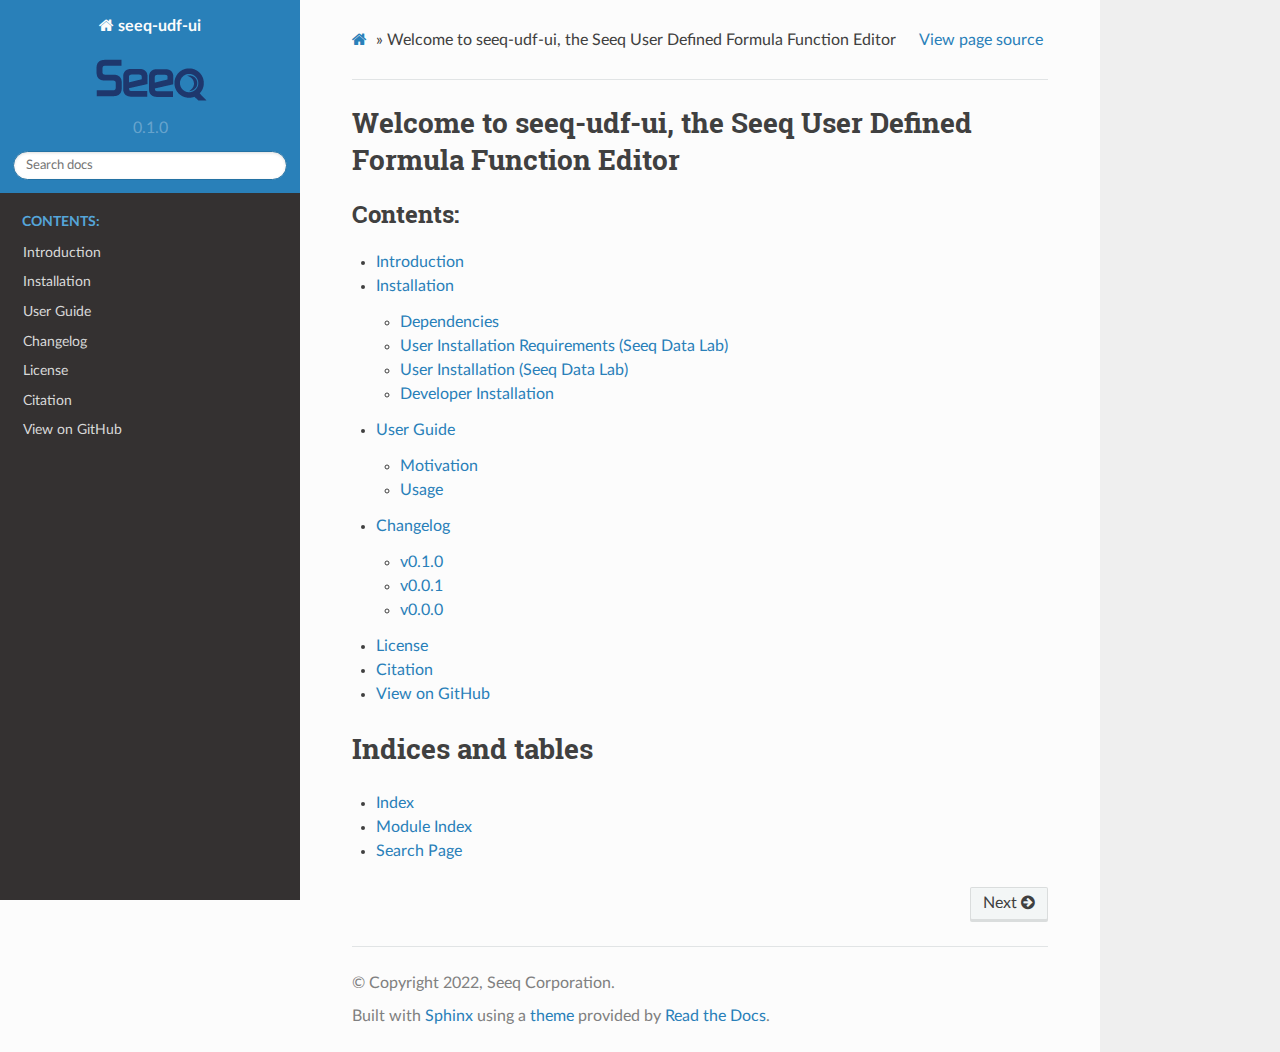
<file: docs/index.html>
<!DOCTYPE html>
<html class="writer-html5" lang="en" >
<head>
  <meta charset="utf-8" /><meta name="generator" content="Docutils 0.17.1: http://docutils.sourceforge.net/" />

  <meta name="viewport" content="width=device-width, initial-scale=1.0" />
  <title>Welcome to seeq-udf-ui, the Seeq User Defined Formula Function Editor &mdash; seeq-udf-ui 0.1.0 documentation</title>
      <link rel="stylesheet" href="_static/pygments.css" type="text/css" />
      <link rel="stylesheet" href="_static/css/theme.css" type="text/css" />
    <link rel="shortcut icon" href="_static/seeq-favicon.ico"/>
  <!--[if lt IE 9]>
    <script src="_static/js/html5shiv.min.js"></script>
  <![endif]-->
  
        <script data-url_root="./" id="documentation_options" src="_static/documentation_options.js"></script>
        <script src="_static/jquery.js"></script>
        <script src="_static/underscore.js"></script>
        <script src="_static/doctools.js"></script>
    <script src="_static/js/theme.js"></script>
    <link rel="index" title="Index" href="genindex.html" />
    <link rel="search" title="Search" href="search.html" />
    <link rel="next" title="Introduction" href="introduction.html" /> 
</head>

<body class="wy-body-for-nav"> 
  <div class="wy-grid-for-nav">
    <nav data-toggle="wy-nav-shift" class="wy-nav-side">
      <div class="wy-side-scroll">
        <div class="wy-side-nav-search" >
            <a href="#" class="icon icon-home"> seeq-udf-ui
            <img src="_static/Seeq_logo_darkBlue_sm.png" class="logo" alt="Logo"/>
          </a>
              <div class="version">
                0.1.0
              </div>
<div role="search">
  <form id="rtd-search-form" class="wy-form" action="search.html" method="get">
    <input type="text" name="q" placeholder="Search docs" />
    <input type="hidden" name="check_keywords" value="yes" />
    <input type="hidden" name="area" value="default" />
  </form>
</div>
        </div><div class="wy-menu wy-menu-vertical" data-spy="affix" role="navigation" aria-label="Navigation menu">
              <p class="caption" role="heading"><span class="caption-text">Contents:</span></p>
<ul>
<li class="toctree-l1"><a class="reference internal" href="introduction.html">Introduction</a></li>
<li class="toctree-l1"><a class="reference internal" href="installation.html">Installation</a></li>
<li class="toctree-l1"><a class="reference internal" href="user_guide.html">User Guide</a></li>
<li class="toctree-l1"><a class="reference internal" href="changelog.html">Changelog</a></li>
<li class="toctree-l1"><a class="reference internal" href="license.html">License</a></li>
<li class="toctree-l1"><a class="reference internal" href="citation.html">Citation</a></li>
<li class="toctree-l1"><a class="reference internal" href="github.html">View on GitHub</a></li>
</ul>

        </div>
      </div>
    </nav>

    <section data-toggle="wy-nav-shift" class="wy-nav-content-wrap"><nav class="wy-nav-top" aria-label="Mobile navigation menu" >
          <i data-toggle="wy-nav-top" class="fa fa-bars"></i>
          <a href="#">seeq-udf-ui</a>
      </nav>

      <div class="wy-nav-content">
        <div class="rst-content">
          <div role="navigation" aria-label="Page navigation">
  <ul class="wy-breadcrumbs">
      <li><a href="#" class="icon icon-home"></a> &raquo;</li>
      <li>Welcome to seeq-udf-ui, the Seeq User Defined Formula Function Editor</li>
      <li class="wy-breadcrumbs-aside">
            <a href="_sources/index.rst.txt" rel="nofollow"> View page source</a>
      </li>
  </ul>
  <hr/>
</div>
          <div role="main" class="document" itemscope="itemscope" itemtype="http://schema.org/Article">
           <div itemprop="articleBody">
             
  <section id="welcome-to-seeq-udf-ui-the-seeq-user-defined-formula-function-editor">
<h1>Welcome to seeq-udf-ui, the Seeq User Defined Formula Function Editor<a class="headerlink" href="#welcome-to-seeq-udf-ui-the-seeq-user-defined-formula-function-editor" title="Permalink to this headline"></a></h1>
<div class="toctree-wrapper compound">
<p class="caption" role="heading"><span class="caption-text">Contents:</span></p>
<ul>
<li class="toctree-l1"><a class="reference internal" href="introduction.html">Introduction</a></li>
<li class="toctree-l1"><a class="reference internal" href="installation.html">Installation</a><ul>
<li class="toctree-l2"><a class="reference internal" href="installation.html#dependencies">Dependencies</a></li>
<li class="toctree-l2"><a class="reference internal" href="installation.html#user-installation-requirements-seeq-data-lab">User Installation Requirements (Seeq Data Lab)</a></li>
<li class="toctree-l2"><a class="reference internal" href="installation.html#user-installation-seeq-data-lab">User Installation (Seeq Data Lab)</a></li>
<li class="toctree-l2"><a class="reference internal" href="installation.html#developer-installation">Developer Installation</a></li>
</ul>
</li>
<li class="toctree-l1"><a class="reference internal" href="user_guide.html">User Guide</a><ul>
<li class="toctree-l2"><a class="reference internal" href="user_guide.html#motivation">Motivation</a></li>
<li class="toctree-l2"><a class="reference internal" href="user_guide.html#usage">Usage</a></li>
</ul>
</li>
<li class="toctree-l1"><a class="reference internal" href="changelog.html">Changelog</a><ul>
<li class="toctree-l2"><a class="reference internal" href="changelog.html#v0-1-0">v0.1.0</a></li>
<li class="toctree-l2"><a class="reference internal" href="changelog.html#v0-0-1">v0.0.1</a></li>
<li class="toctree-l2"><a class="reference internal" href="changelog.html#v0-0-0">v0.0.0</a></li>
</ul>
</li>
<li class="toctree-l1"><a class="reference internal" href="license.html">License</a></li>
<li class="toctree-l1"><a class="reference internal" href="citation.html">Citation</a></li>
<li class="toctree-l1"><a class="reference internal" href="github.html">View on GitHub</a></li>
</ul>
</div>
</section>
<section id="indices-and-tables">
<h1>Indices and tables<a class="headerlink" href="#indices-and-tables" title="Permalink to this headline"></a></h1>
<ul class="simple">
<li><p><a class="reference internal" href="genindex.html"><span class="std std-ref">Index</span></a></p></li>
<li><p><a class="reference internal" href="py-modindex.html"><span class="std std-ref">Module Index</span></a></p></li>
<li><p><a class="reference internal" href="search.html"><span class="std std-ref">Search Page</span></a></p></li>
</ul>
</section>


           </div>
          </div>
          <footer><div class="rst-footer-buttons" role="navigation" aria-label="Footer">
        <a href="introduction.html" class="btn btn-neutral float-right" title="Introduction" accesskey="n" rel="next">Next <span class="fa fa-arrow-circle-right" aria-hidden="true"></span></a>
    </div>

  <hr/>

  <div role="contentinfo">
    <p>&#169; Copyright 2022, Seeq Corporation.</p>
  </div>

  Built with <a href="https://www.sphinx-doc.org/">Sphinx</a> using a
    <a href="https://github.com/readthedocs/sphinx_rtd_theme">theme</a>
    provided by <a href="https://readthedocs.org">Read the Docs</a>.
   

</footer>
        </div>
      </div>
    </section>
  </div>
  <script>
      jQuery(function () {
          SphinxRtdTheme.Navigation.enable(true);
      });
  </script> 

</body>
</html>
</file>
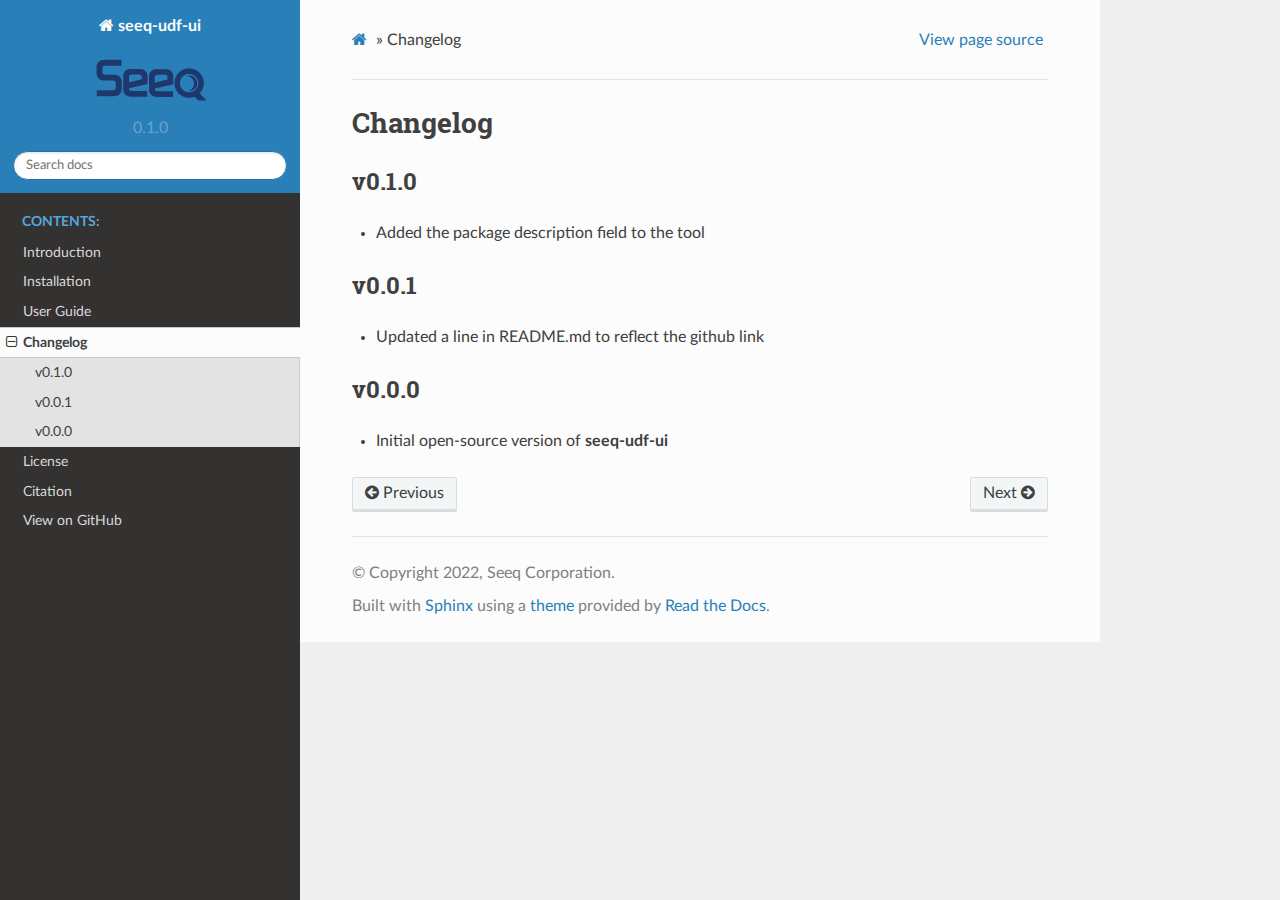
<file: docs/changelog.html>
<!DOCTYPE html>
<html class="writer-html5" lang="en" >
<head>
  <meta charset="utf-8" /><meta name="generator" content="Docutils 0.17.1: http://docutils.sourceforge.net/" />

  <meta name="viewport" content="width=device-width, initial-scale=1.0" />
  <title>Changelog &mdash; seeq-udf-ui 0.1.0 documentation</title>
      <link rel="stylesheet" href="_static/pygments.css" type="text/css" />
      <link rel="stylesheet" href="_static/css/theme.css" type="text/css" />
    <link rel="shortcut icon" href="_static/seeq-favicon.ico"/>
  <!--[if lt IE 9]>
    <script src="_static/js/html5shiv.min.js"></script>
  <![endif]-->
  
        <script data-url_root="./" id="documentation_options" src="_static/documentation_options.js"></script>
        <script src="_static/jquery.js"></script>
        <script src="_static/underscore.js"></script>
        <script src="_static/doctools.js"></script>
    <script src="_static/js/theme.js"></script>
    <link rel="index" title="Index" href="genindex.html" />
    <link rel="search" title="Search" href="search.html" />
    <link rel="next" title="License" href="license.html" />
    <link rel="prev" title="User Guide" href="user_guide.html" /> 
</head>

<body class="wy-body-for-nav"> 
  <div class="wy-grid-for-nav">
    <nav data-toggle="wy-nav-shift" class="wy-nav-side">
      <div class="wy-side-scroll">
        <div class="wy-side-nav-search" >
            <a href="index.html" class="icon icon-home"> seeq-udf-ui
            <img src="_static/Seeq_logo_darkBlue_sm.png" class="logo" alt="Logo"/>
          </a>
              <div class="version">
                0.1.0
              </div>
<div role="search">
  <form id="rtd-search-form" class="wy-form" action="search.html" method="get">
    <input type="text" name="q" placeholder="Search docs" />
    <input type="hidden" name="check_keywords" value="yes" />
    <input type="hidden" name="area" value="default" />
  </form>
</div>
        </div><div class="wy-menu wy-menu-vertical" data-spy="affix" role="navigation" aria-label="Navigation menu">
              <p class="caption" role="heading"><span class="caption-text">Contents:</span></p>
<ul class="current">
<li class="toctree-l1"><a class="reference internal" href="introduction.html">Introduction</a></li>
<li class="toctree-l1"><a class="reference internal" href="installation.html">Installation</a></li>
<li class="toctree-l1"><a class="reference internal" href="user_guide.html">User Guide</a></li>
<li class="toctree-l1 current"><a class="current reference internal" href="#">Changelog</a><ul>
<li class="toctree-l2"><a class="reference internal" href="#v0-1-0">v0.1.0</a></li>
<li class="toctree-l2"><a class="reference internal" href="#v0-0-1">v0.0.1</a></li>
<li class="toctree-l2"><a class="reference internal" href="#v0-0-0">v0.0.0</a></li>
</ul>
</li>
<li class="toctree-l1"><a class="reference internal" href="license.html">License</a></li>
<li class="toctree-l1"><a class="reference internal" href="citation.html">Citation</a></li>
<li class="toctree-l1"><a class="reference internal" href="github.html">View on GitHub</a></li>
</ul>

        </div>
      </div>
    </nav>

    <section data-toggle="wy-nav-shift" class="wy-nav-content-wrap"><nav class="wy-nav-top" aria-label="Mobile navigation menu" >
          <i data-toggle="wy-nav-top" class="fa fa-bars"></i>
          <a href="index.html">seeq-udf-ui</a>
      </nav>

      <div class="wy-nav-content">
        <div class="rst-content">
          <div role="navigation" aria-label="Page navigation">
  <ul class="wy-breadcrumbs">
      <li><a href="index.html" class="icon icon-home"></a> &raquo;</li>
      <li>Changelog</li>
      <li class="wy-breadcrumbs-aside">
            <a href="_sources/changelog.md.txt" rel="nofollow"> View page source</a>
      </li>
  </ul>
  <hr/>
</div>
          <div role="main" class="document" itemscope="itemscope" itemtype="http://schema.org/Article">
           <div itemprop="articleBody">
             
  <section id="changelog">
<h1>Changelog<a class="headerlink" href="#changelog" title="Permalink to this headline"></a></h1>
<section id="v0-1-0">
<h2>v0.1.0<a class="headerlink" href="#v0-1-0" title="Permalink to this headline"></a></h2>
<ul class="simple">
<li><p>Added the package description field to the tool</p></li>
</ul>
</section>
<section id="v0-0-1">
<h2>v0.0.1<a class="headerlink" href="#v0-0-1" title="Permalink to this headline"></a></h2>
<ul class="simple">
<li><p>Updated a line in README.md to reflect the github link</p></li>
</ul>
</section>
<section id="v0-0-0">
<h2>v0.0.0<a class="headerlink" href="#v0-0-0" title="Permalink to this headline"></a></h2>
<ul class="simple">
<li><p>Initial open-source version of <strong>seeq-udf-ui</strong></p></li>
</ul>
</section>
</section>


           </div>
          </div>
          <footer><div class="rst-footer-buttons" role="navigation" aria-label="Footer">
        <a href="user_guide.html" class="btn btn-neutral float-left" title="User Guide" accesskey="p" rel="prev"><span class="fa fa-arrow-circle-left" aria-hidden="true"></span> Previous</a>
        <a href="license.html" class="btn btn-neutral float-right" title="License" accesskey="n" rel="next">Next <span class="fa fa-arrow-circle-right" aria-hidden="true"></span></a>
    </div>

  <hr/>

  <div role="contentinfo">
    <p>&#169; Copyright 2022, Seeq Corporation.</p>
  </div>

  Built with <a href="https://www.sphinx-doc.org/">Sphinx</a> using a
    <a href="https://github.com/readthedocs/sphinx_rtd_theme">theme</a>
    provided by <a href="https://readthedocs.org">Read the Docs</a>.
   

</footer>
        </div>
      </div>
    </section>
  </div>
  <script>
      jQuery(function () {
          SphinxRtdTheme.Navigation.enable(true);
      });
  </script> 

</body>
</html>
</file>
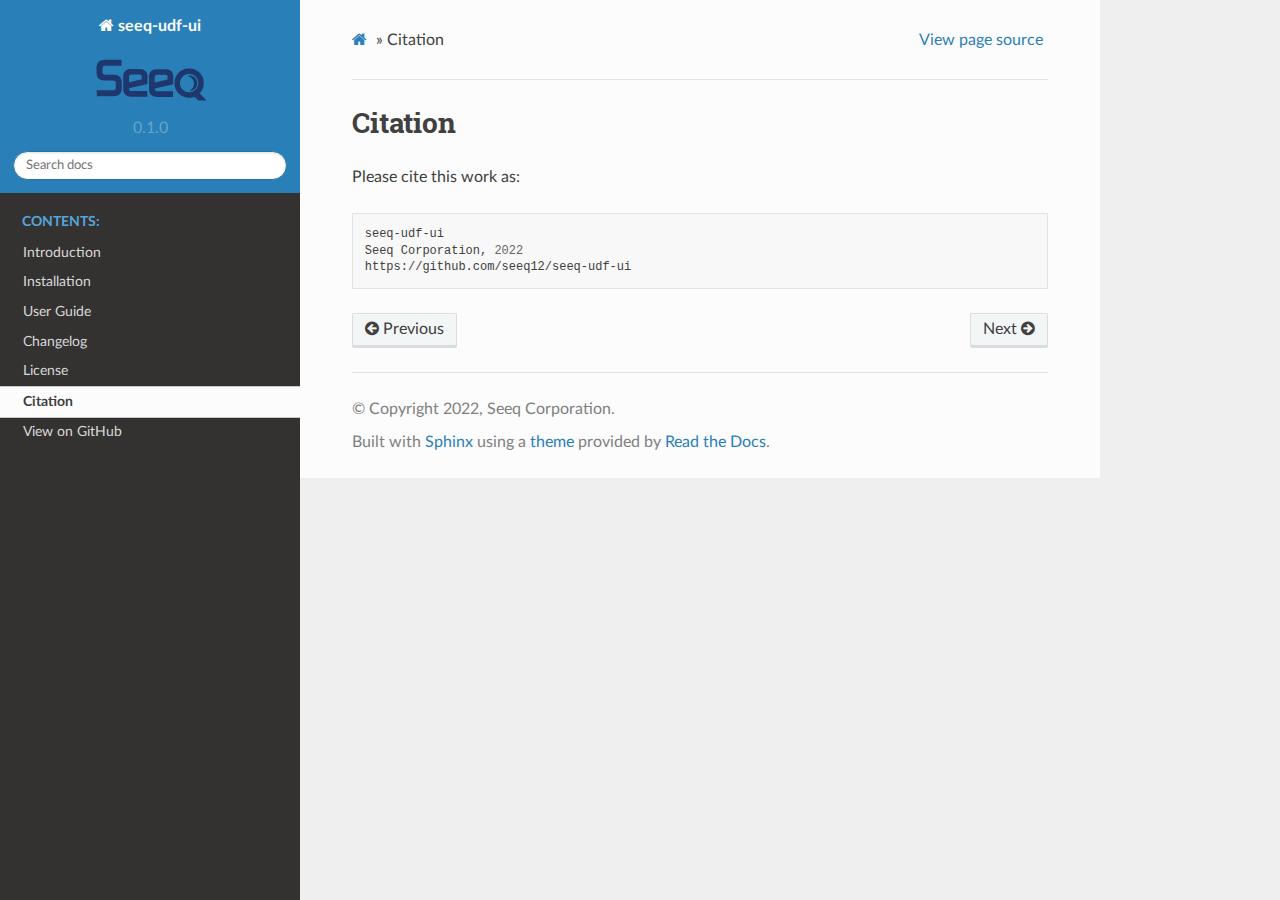
<file: docs/citation.html>
<!DOCTYPE html>
<html class="writer-html5" lang="en" >
<head>
  <meta charset="utf-8" /><meta name="generator" content="Docutils 0.17.1: http://docutils.sourceforge.net/" />

  <meta name="viewport" content="width=device-width, initial-scale=1.0" />
  <title>Citation &mdash; seeq-udf-ui 0.1.0 documentation</title>
      <link rel="stylesheet" href="_static/pygments.css" type="text/css" />
      <link rel="stylesheet" href="_static/css/theme.css" type="text/css" />
    <link rel="shortcut icon" href="_static/seeq-favicon.ico"/>
  <!--[if lt IE 9]>
    <script src="_static/js/html5shiv.min.js"></script>
  <![endif]-->
  
        <script data-url_root="./" id="documentation_options" src="_static/documentation_options.js"></script>
        <script src="_static/jquery.js"></script>
        <script src="_static/underscore.js"></script>
        <script src="_static/doctools.js"></script>
    <script src="_static/js/theme.js"></script>
    <link rel="index" title="Index" href="genindex.html" />
    <link rel="search" title="Search" href="search.html" />
    <link rel="next" title="View on GitHub" href="github.html" />
    <link rel="prev" title="License" href="license.html" /> 
</head>

<body class="wy-body-for-nav"> 
  <div class="wy-grid-for-nav">
    <nav data-toggle="wy-nav-shift" class="wy-nav-side">
      <div class="wy-side-scroll">
        <div class="wy-side-nav-search" >
            <a href="index.html" class="icon icon-home"> seeq-udf-ui
            <img src="_static/Seeq_logo_darkBlue_sm.png" class="logo" alt="Logo"/>
          </a>
              <div class="version">
                0.1.0
              </div>
<div role="search">
  <form id="rtd-search-form" class="wy-form" action="search.html" method="get">
    <input type="text" name="q" placeholder="Search docs" />
    <input type="hidden" name="check_keywords" value="yes" />
    <input type="hidden" name="area" value="default" />
  </form>
</div>
        </div><div class="wy-menu wy-menu-vertical" data-spy="affix" role="navigation" aria-label="Navigation menu">
              <p class="caption" role="heading"><span class="caption-text">Contents:</span></p>
<ul class="current">
<li class="toctree-l1"><a class="reference internal" href="introduction.html">Introduction</a></li>
<li class="toctree-l1"><a class="reference internal" href="installation.html">Installation</a></li>
<li class="toctree-l1"><a class="reference internal" href="user_guide.html">User Guide</a></li>
<li class="toctree-l1"><a class="reference internal" href="changelog.html">Changelog</a></li>
<li class="toctree-l1"><a class="reference internal" href="license.html">License</a></li>
<li class="toctree-l1 current"><a class="current reference internal" href="#">Citation</a></li>
<li class="toctree-l1"><a class="reference internal" href="github.html">View on GitHub</a></li>
</ul>

        </div>
      </div>
    </nav>

    <section data-toggle="wy-nav-shift" class="wy-nav-content-wrap"><nav class="wy-nav-top" aria-label="Mobile navigation menu" >
          <i data-toggle="wy-nav-top" class="fa fa-bars"></i>
          <a href="index.html">seeq-udf-ui</a>
      </nav>

      <div class="wy-nav-content">
        <div class="rst-content">
          <div role="navigation" aria-label="Page navigation">
  <ul class="wy-breadcrumbs">
      <li><a href="index.html" class="icon icon-home"></a> &raquo;</li>
      <li>Citation</li>
      <li class="wy-breadcrumbs-aside">
            <a href="_sources/citation.md.txt" rel="nofollow"> View page source</a>
      </li>
  </ul>
  <hr/>
</div>
          <div role="main" class="document" itemscope="itemscope" itemtype="http://schema.org/Article">
           <div itemprop="articleBody">
             
  <section id="citation">
<h1>Citation<a class="headerlink" href="#citation" title="Permalink to this headline"></a></h1>
<p>Please cite this work as:</p>
<div class="highlight-shell notranslate"><div class="highlight"><pre><span></span>seeq-udf-ui
Seeq Corporation, <span class="m">2022</span>
https://github.com/seeq12/seeq-udf-ui
</pre></div>
</div>
</section>


           </div>
          </div>
          <footer><div class="rst-footer-buttons" role="navigation" aria-label="Footer">
        <a href="license.html" class="btn btn-neutral float-left" title="License" accesskey="p" rel="prev"><span class="fa fa-arrow-circle-left" aria-hidden="true"></span> Previous</a>
        <a href="github.html" class="btn btn-neutral float-right" title="View on GitHub" accesskey="n" rel="next">Next <span class="fa fa-arrow-circle-right" aria-hidden="true"></span></a>
    </div>

  <hr/>

  <div role="contentinfo">
    <p>&#169; Copyright 2022, Seeq Corporation.</p>
  </div>

  Built with <a href="https://www.sphinx-doc.org/">Sphinx</a> using a
    <a href="https://github.com/readthedocs/sphinx_rtd_theme">theme</a>
    provided by <a href="https://readthedocs.org">Read the Docs</a>.
   

</footer>
        </div>
      </div>
    </section>
  </div>
  <script>
      jQuery(function () {
          SphinxRtdTheme.Navigation.enable(true);
      });
  </script> 

</body>
</html>
</file>
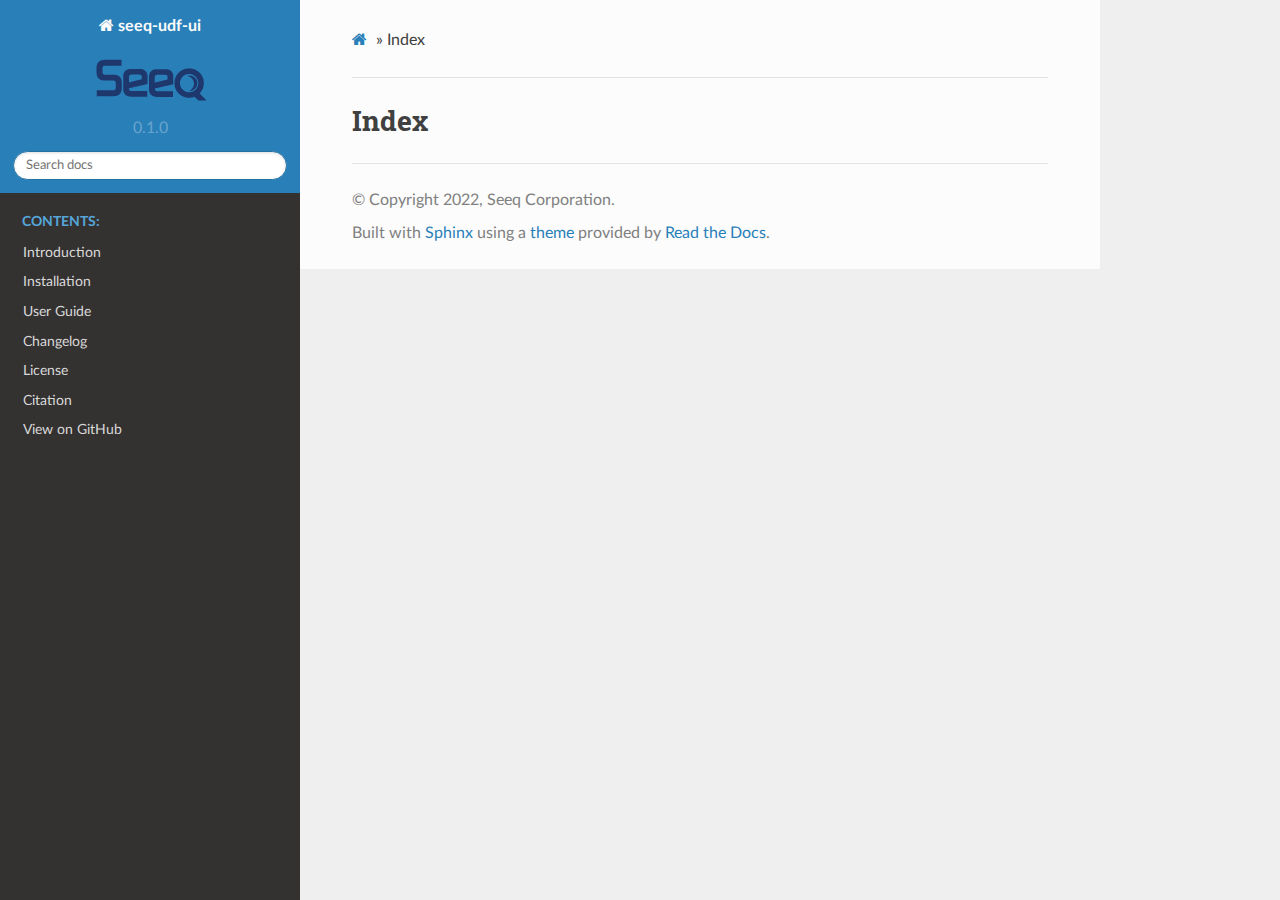
<file: docs/genindex.html>
<!DOCTYPE html>
<html class="writer-html5" lang="en" >
<head>
  <meta charset="utf-8" />
  <meta name="viewport" content="width=device-width, initial-scale=1.0" />
  <title>Index &mdash; seeq-udf-ui 0.1.0 documentation</title>
      <link rel="stylesheet" href="_static/pygments.css" type="text/css" />
      <link rel="stylesheet" href="_static/css/theme.css" type="text/css" />
    <link rel="shortcut icon" href="_static/seeq-favicon.ico"/>
  <!--[if lt IE 9]>
    <script src="_static/js/html5shiv.min.js"></script>
  <![endif]-->
  
        <script data-url_root="./" id="documentation_options" src="_static/documentation_options.js"></script>
        <script src="_static/jquery.js"></script>
        <script src="_static/underscore.js"></script>
        <script src="_static/doctools.js"></script>
    <script src="_static/js/theme.js"></script>
    <link rel="index" title="Index" href="#" />
    <link rel="search" title="Search" href="search.html" /> 
</head>

<body class="wy-body-for-nav"> 
  <div class="wy-grid-for-nav">
    <nav data-toggle="wy-nav-shift" class="wy-nav-side">
      <div class="wy-side-scroll">
        <div class="wy-side-nav-search" >
            <a href="index.html" class="icon icon-home"> seeq-udf-ui
            <img src="_static/Seeq_logo_darkBlue_sm.png" class="logo" alt="Logo"/>
          </a>
              <div class="version">
                0.1.0
              </div>
<div role="search">
  <form id="rtd-search-form" class="wy-form" action="search.html" method="get">
    <input type="text" name="q" placeholder="Search docs" />
    <input type="hidden" name="check_keywords" value="yes" />
    <input type="hidden" name="area" value="default" />
  </form>
</div>
        </div><div class="wy-menu wy-menu-vertical" data-spy="affix" role="navigation" aria-label="Navigation menu">
              <p class="caption" role="heading"><span class="caption-text">Contents:</span></p>
<ul>
<li class="toctree-l1"><a class="reference internal" href="introduction.html">Introduction</a></li>
<li class="toctree-l1"><a class="reference internal" href="installation.html">Installation</a></li>
<li class="toctree-l1"><a class="reference internal" href="user_guide.html">User Guide</a></li>
<li class="toctree-l1"><a class="reference internal" href="changelog.html">Changelog</a></li>
<li class="toctree-l1"><a class="reference internal" href="license.html">License</a></li>
<li class="toctree-l1"><a class="reference internal" href="citation.html">Citation</a></li>
<li class="toctree-l1"><a class="reference internal" href="github.html">View on GitHub</a></li>
</ul>

        </div>
      </div>
    </nav>

    <section data-toggle="wy-nav-shift" class="wy-nav-content-wrap"><nav class="wy-nav-top" aria-label="Mobile navigation menu" >
          <i data-toggle="wy-nav-top" class="fa fa-bars"></i>
          <a href="index.html">seeq-udf-ui</a>
      </nav>

      <div class="wy-nav-content">
        <div class="rst-content">
          <div role="navigation" aria-label="Page navigation">
  <ul class="wy-breadcrumbs">
      <li><a href="index.html" class="icon icon-home"></a> &raquo;</li>
      <li>Index</li>
      <li class="wy-breadcrumbs-aside">
      </li>
  </ul>
  <hr/>
</div>
          <div role="main" class="document" itemscope="itemscope" itemtype="http://schema.org/Article">
           <div itemprop="articleBody">
             

<h1 id="index">Index</h1>

<div class="genindex-jumpbox">
 
</div>


           </div>
          </div>
          <footer>

  <hr/>

  <div role="contentinfo">
    <p>&#169; Copyright 2022, Seeq Corporation.</p>
  </div>

  Built with <a href="https://www.sphinx-doc.org/">Sphinx</a> using a
    <a href="https://github.com/readthedocs/sphinx_rtd_theme">theme</a>
    provided by <a href="https://readthedocs.org">Read the Docs</a>.
   

</footer>
        </div>
      </div>
    </section>
  </div>
  <script>
      jQuery(function () {
          SphinxRtdTheme.Navigation.enable(true);
      });
  </script> 

</body>
</html>
</file>
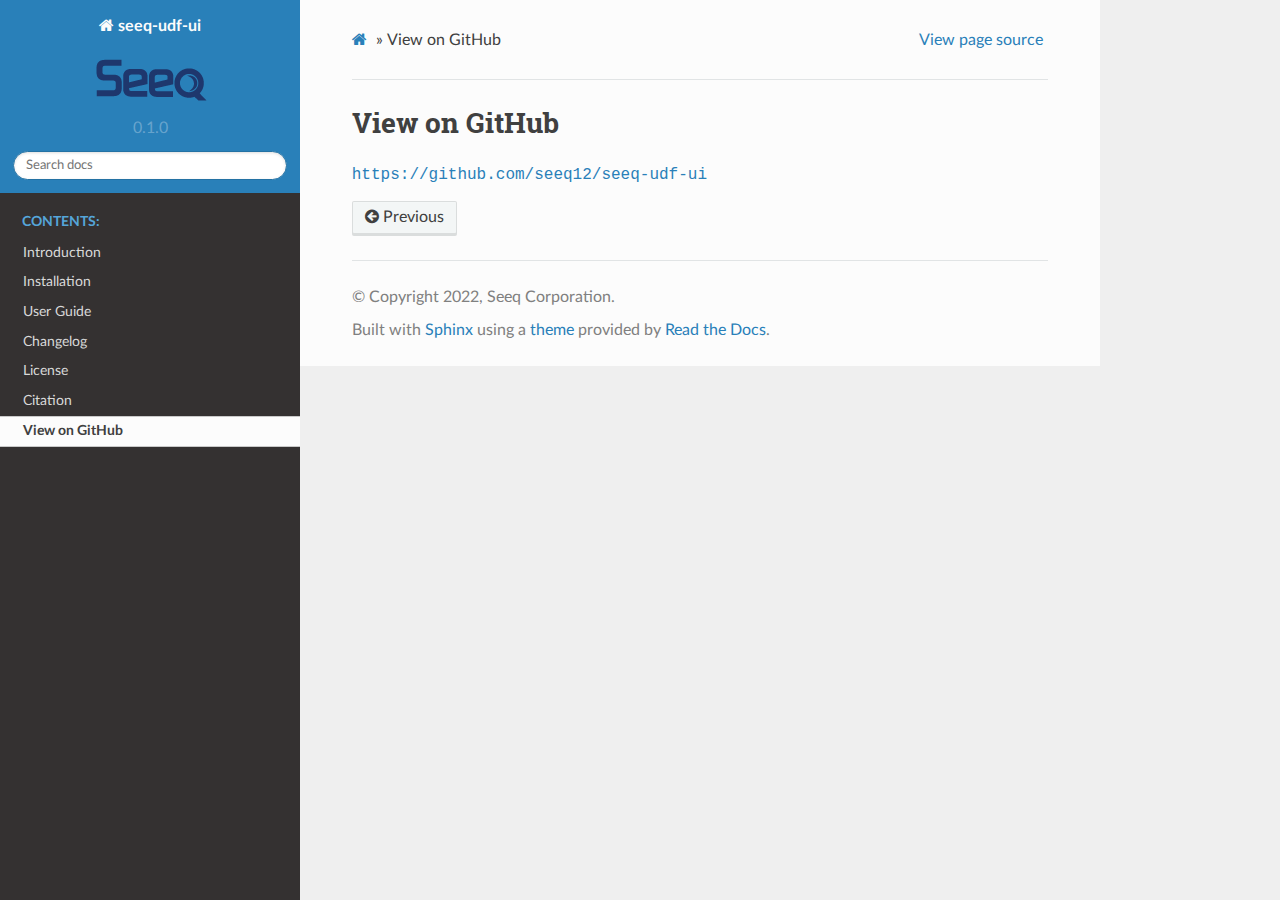
<file: docs/github.html>
<!DOCTYPE html>
<html class="writer-html5" lang="en" >
<head>
  <meta charset="utf-8" /><meta name="generator" content="Docutils 0.17.1: http://docutils.sourceforge.net/" />

  <meta name="viewport" content="width=device-width, initial-scale=1.0" />
  <title>View on GitHub &mdash; seeq-udf-ui 0.1.0 documentation</title>
      <link rel="stylesheet" href="_static/pygments.css" type="text/css" />
      <link rel="stylesheet" href="_static/css/theme.css" type="text/css" />
    <link rel="shortcut icon" href="_static/seeq-favicon.ico"/>
  <!--[if lt IE 9]>
    <script src="_static/js/html5shiv.min.js"></script>
  <![endif]-->
  
        <script data-url_root="./" id="documentation_options" src="_static/documentation_options.js"></script>
        <script src="_static/jquery.js"></script>
        <script src="_static/underscore.js"></script>
        <script src="_static/doctools.js"></script>
    <script src="_static/js/theme.js"></script>
    <link rel="index" title="Index" href="genindex.html" />
    <link rel="search" title="Search" href="search.html" />
    <link rel="prev" title="Citation" href="citation.html" /> 
</head>

<body class="wy-body-for-nav"> 
  <div class="wy-grid-for-nav">
    <nav data-toggle="wy-nav-shift" class="wy-nav-side">
      <div class="wy-side-scroll">
        <div class="wy-side-nav-search" >
            <a href="index.html" class="icon icon-home"> seeq-udf-ui
            <img src="_static/Seeq_logo_darkBlue_sm.png" class="logo" alt="Logo"/>
          </a>
              <div class="version">
                0.1.0
              </div>
<div role="search">
  <form id="rtd-search-form" class="wy-form" action="search.html" method="get">
    <input type="text" name="q" placeholder="Search docs" />
    <input type="hidden" name="check_keywords" value="yes" />
    <input type="hidden" name="area" value="default" />
  </form>
</div>
        </div><div class="wy-menu wy-menu-vertical" data-spy="affix" role="navigation" aria-label="Navigation menu">
              <p class="caption" role="heading"><span class="caption-text">Contents:</span></p>
<ul class="current">
<li class="toctree-l1"><a class="reference internal" href="introduction.html">Introduction</a></li>
<li class="toctree-l1"><a class="reference internal" href="installation.html">Installation</a></li>
<li class="toctree-l1"><a class="reference internal" href="user_guide.html">User Guide</a></li>
<li class="toctree-l1"><a class="reference internal" href="changelog.html">Changelog</a></li>
<li class="toctree-l1"><a class="reference internal" href="license.html">License</a></li>
<li class="toctree-l1"><a class="reference internal" href="citation.html">Citation</a></li>
<li class="toctree-l1 current"><a class="current reference internal" href="#">View on GitHub</a></li>
</ul>

        </div>
      </div>
    </nav>

    <section data-toggle="wy-nav-shift" class="wy-nav-content-wrap"><nav class="wy-nav-top" aria-label="Mobile navigation menu" >
          <i data-toggle="wy-nav-top" class="fa fa-bars"></i>
          <a href="index.html">seeq-udf-ui</a>
      </nav>

      <div class="wy-nav-content">
        <div class="rst-content">
          <div role="navigation" aria-label="Page navigation">
  <ul class="wy-breadcrumbs">
      <li><a href="index.html" class="icon icon-home"></a> &raquo;</li>
      <li>View on GitHub</li>
      <li class="wy-breadcrumbs-aside">
            <a href="_sources/github.md.txt" rel="nofollow"> View page source</a>
      </li>
  </ul>
  <hr/>
</div>
          <div role="main" class="document" itemscope="itemscope" itemtype="http://schema.org/Article">
           <div itemprop="articleBody">
             
  <section id="view-on-github">
<h1>View on GitHub<a class="headerlink" href="#view-on-github" title="Permalink to this headline"></a></h1>
<pre>
<a href="https://github.com/seeq12/seeq-udf-ui" target="_blank">https://github.com/seeq12/seeq-udf-ui</a>
</pre></section>


           </div>
          </div>
          <footer><div class="rst-footer-buttons" role="navigation" aria-label="Footer">
        <a href="citation.html" class="btn btn-neutral float-left" title="Citation" accesskey="p" rel="prev"><span class="fa fa-arrow-circle-left" aria-hidden="true"></span> Previous</a>
    </div>

  <hr/>

  <div role="contentinfo">
    <p>&#169; Copyright 2022, Seeq Corporation.</p>
  </div>

  Built with <a href="https://www.sphinx-doc.org/">Sphinx</a> using a
    <a href="https://github.com/readthedocs/sphinx_rtd_theme">theme</a>
    provided by <a href="https://readthedocs.org">Read the Docs</a>.
   

</footer>
        </div>
      </div>
    </section>
  </div>
  <script>
      jQuery(function () {
          SphinxRtdTheme.Navigation.enable(true);
      });
  </script> 

</body>
</html>
</file>
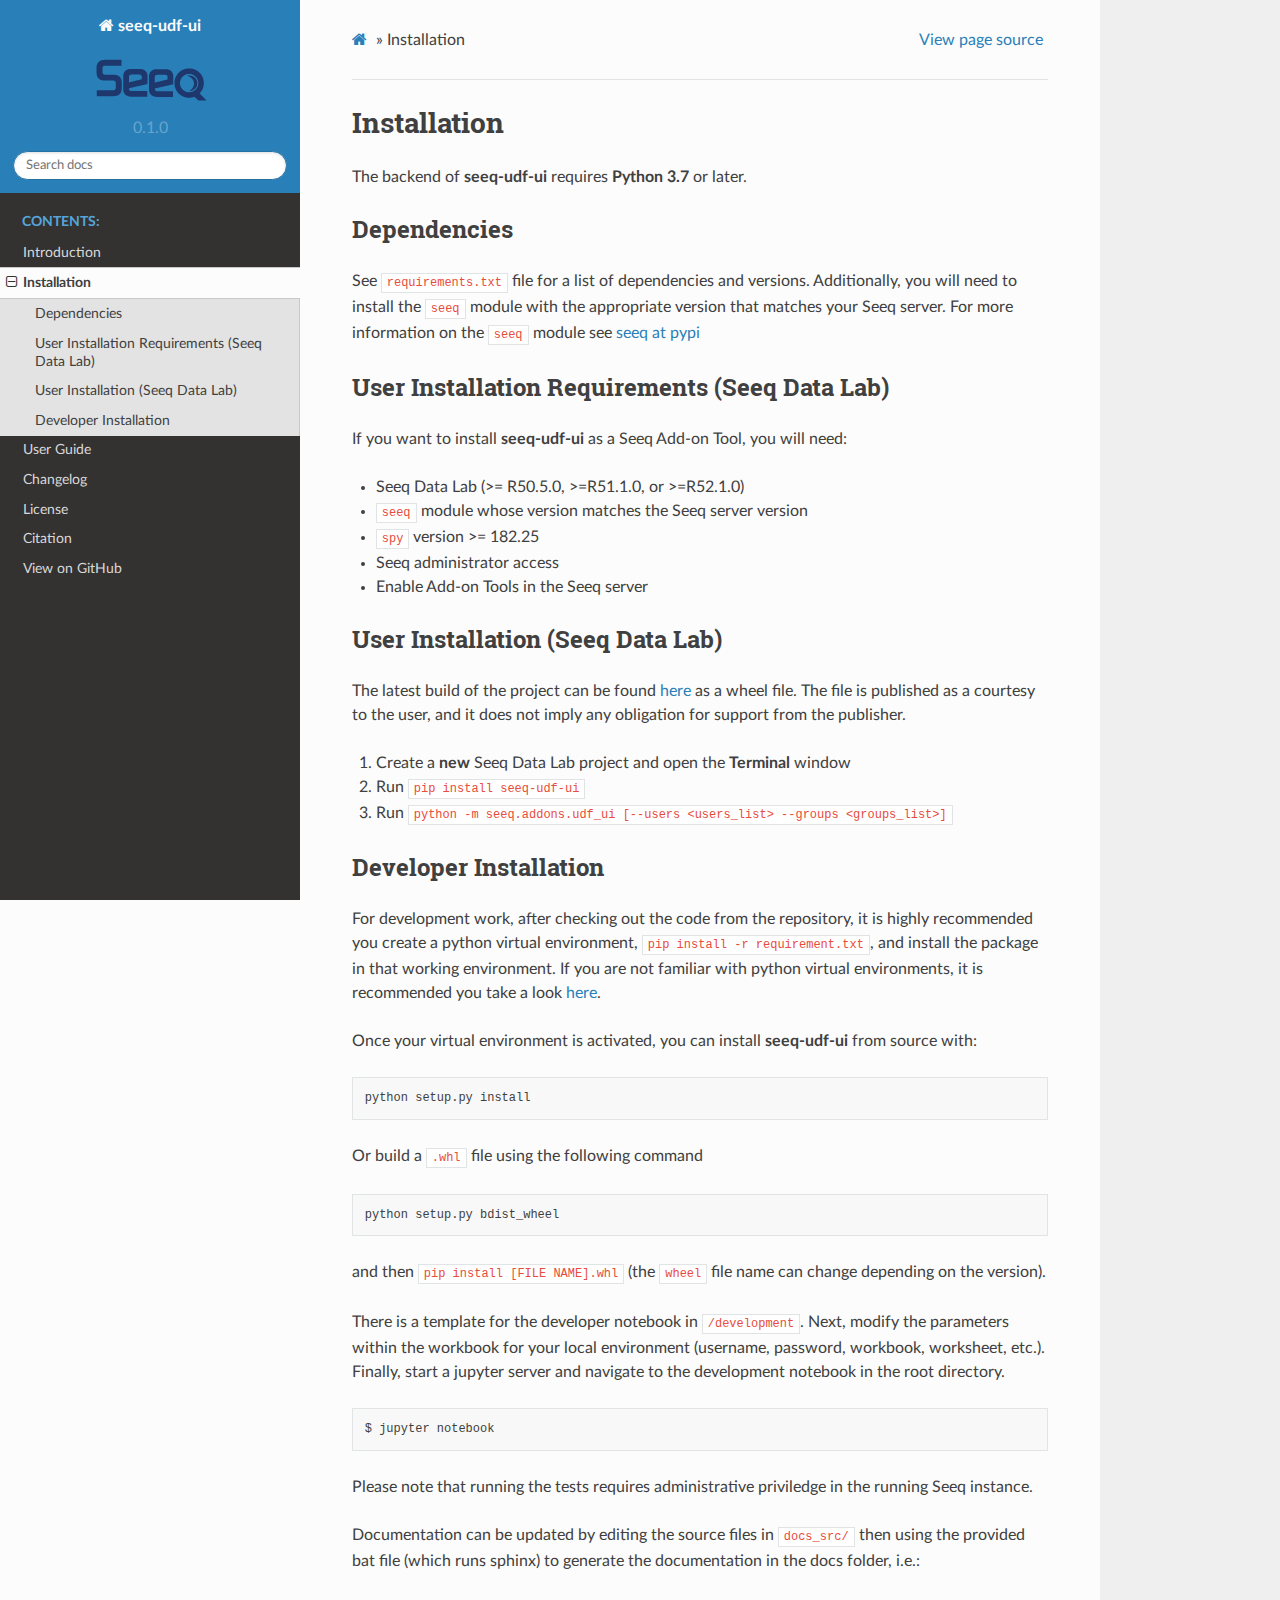
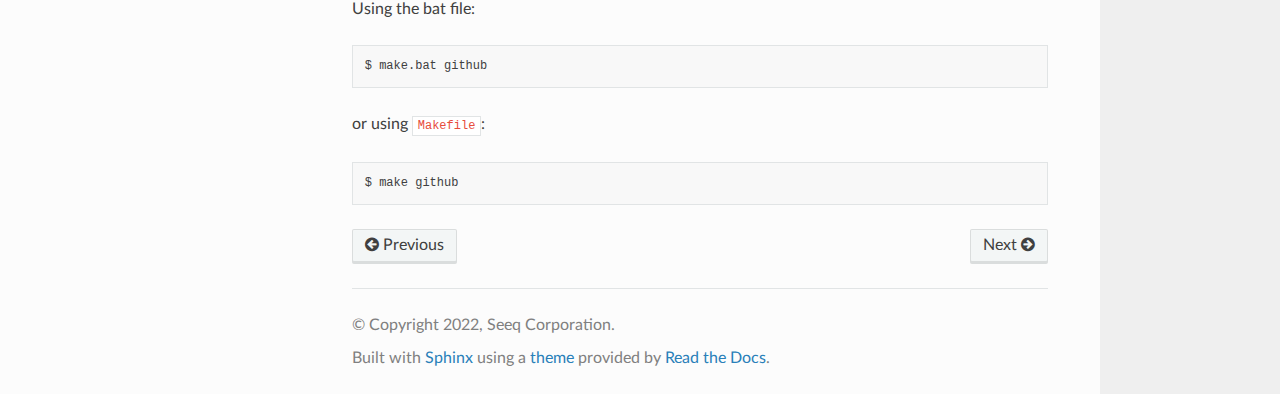
<file: docs/installation.html>
<!DOCTYPE html>
<html class="writer-html5" lang="en" >
<head>
  <meta charset="utf-8" /><meta name="generator" content="Docutils 0.17.1: http://docutils.sourceforge.net/" />

  <meta name="viewport" content="width=device-width, initial-scale=1.0" />
  <title>Installation &mdash; seeq-udf-ui 0.1.0 documentation</title>
      <link rel="stylesheet" href="_static/pygments.css" type="text/css" />
      <link rel="stylesheet" href="_static/css/theme.css" type="text/css" />
    <link rel="shortcut icon" href="_static/seeq-favicon.ico"/>
  <!--[if lt IE 9]>
    <script src="_static/js/html5shiv.min.js"></script>
  <![endif]-->
  
        <script data-url_root="./" id="documentation_options" src="_static/documentation_options.js"></script>
        <script src="_static/jquery.js"></script>
        <script src="_static/underscore.js"></script>
        <script src="_static/doctools.js"></script>
    <script src="_static/js/theme.js"></script>
    <link rel="index" title="Index" href="genindex.html" />
    <link rel="search" title="Search" href="search.html" />
    <link rel="next" title="User Guide" href="user_guide.html" />
    <link rel="prev" title="Introduction" href="introduction.html" /> 
</head>

<body class="wy-body-for-nav"> 
  <div class="wy-grid-for-nav">
    <nav data-toggle="wy-nav-shift" class="wy-nav-side">
      <div class="wy-side-scroll">
        <div class="wy-side-nav-search" >
            <a href="index.html" class="icon icon-home"> seeq-udf-ui
            <img src="_static/Seeq_logo_darkBlue_sm.png" class="logo" alt="Logo"/>
          </a>
              <div class="version">
                0.1.0
              </div>
<div role="search">
  <form id="rtd-search-form" class="wy-form" action="search.html" method="get">
    <input type="text" name="q" placeholder="Search docs" />
    <input type="hidden" name="check_keywords" value="yes" />
    <input type="hidden" name="area" value="default" />
  </form>
</div>
        </div><div class="wy-menu wy-menu-vertical" data-spy="affix" role="navigation" aria-label="Navigation menu">
              <p class="caption" role="heading"><span class="caption-text">Contents:</span></p>
<ul class="current">
<li class="toctree-l1"><a class="reference internal" href="introduction.html">Introduction</a></li>
<li class="toctree-l1 current"><a class="current reference internal" href="#">Installation</a><ul>
<li class="toctree-l2"><a class="reference internal" href="#dependencies">Dependencies</a></li>
<li class="toctree-l2"><a class="reference internal" href="#user-installation-requirements-seeq-data-lab">User Installation Requirements (Seeq Data Lab)</a></li>
<li class="toctree-l2"><a class="reference internal" href="#user-installation-seeq-data-lab">User Installation (Seeq Data Lab)</a></li>
<li class="toctree-l2"><a class="reference internal" href="#developer-installation">Developer Installation</a></li>
</ul>
</li>
<li class="toctree-l1"><a class="reference internal" href="user_guide.html">User Guide</a></li>
<li class="toctree-l1"><a class="reference internal" href="changelog.html">Changelog</a></li>
<li class="toctree-l1"><a class="reference internal" href="license.html">License</a></li>
<li class="toctree-l1"><a class="reference internal" href="citation.html">Citation</a></li>
<li class="toctree-l1"><a class="reference internal" href="github.html">View on GitHub</a></li>
</ul>

        </div>
      </div>
    </nav>

    <section data-toggle="wy-nav-shift" class="wy-nav-content-wrap"><nav class="wy-nav-top" aria-label="Mobile navigation menu" >
          <i data-toggle="wy-nav-top" class="fa fa-bars"></i>
          <a href="index.html">seeq-udf-ui</a>
      </nav>

      <div class="wy-nav-content">
        <div class="rst-content">
          <div role="navigation" aria-label="Page navigation">
  <ul class="wy-breadcrumbs">
      <li><a href="index.html" class="icon icon-home"></a> &raquo;</li>
      <li>Installation</li>
      <li class="wy-breadcrumbs-aside">
            <a href="_sources/installation.md.txt" rel="nofollow"> View page source</a>
      </li>
  </ul>
  <hr/>
</div>
          <div role="main" class="document" itemscope="itemscope" itemtype="http://schema.org/Article">
           <div itemprop="articleBody">
             
  <section id="installation">
<h1>Installation<a class="headerlink" href="#installation" title="Permalink to this headline"></a></h1>
<p>The backend of <strong>seeq-udf-ui</strong> requires <strong>Python 3.7</strong> or later.</p>
<section id="dependencies">
<h2>Dependencies<a class="headerlink" href="#dependencies" title="Permalink to this headline"></a></h2>
<p>See <a class="reference external" href="https://github.com/seeq12/seeq-udf-ui/tree/main/requirements.txt"><code class="docutils literal notranslate"><span class="pre">requirements.txt</span></code></a> file for a list of
dependencies and versions. Additionally, you will need to install the <code class="docutils literal notranslate"><span class="pre">seeq</span></code> module with the appropriate version that
matches your Seeq server. For more information on the <code class="docutils literal notranslate"><span class="pre">seeq</span></code> module see <a class="reference external" href="https://pypi.org/project/seeq/">seeq at pypi</a></p>
</section>
<section id="user-installation-requirements-seeq-data-lab">
<h2>User Installation Requirements (Seeq Data Lab)<a class="headerlink" href="#user-installation-requirements-seeq-data-lab" title="Permalink to this headline"></a></h2>
<p>If you want to install <strong>seeq-udf-ui</strong> as a Seeq Add-on Tool, you will need:</p>
<ul class="simple">
<li><p>Seeq Data Lab (&gt;= R50.5.0, &gt;=R51.1.0, or &gt;=R52.1.0)</p></li>
<li><p><code class="docutils literal notranslate"><span class="pre">seeq</span></code> module whose version matches the Seeq server version</p></li>
<li><p><code class="docutils literal notranslate"><span class="pre">spy</span></code> version &gt;= 182.25</p></li>
<li><p>Seeq administrator access</p></li>
<li><p>Enable Add-on Tools in the Seeq server</p></li>
</ul>
</section>
<section id="user-installation-seeq-data-lab">
<h2>User Installation (Seeq Data Lab)<a class="headerlink" href="#user-installation-seeq-data-lab" title="Permalink to this headline"></a></h2>
<p>The latest build of the project can be found <a class="reference external" href="https://pypi.org/project/seeq-udf-ui/">here</a> as a wheel file. The
file is published as a courtesy to the user, and it does not imply any obligation for support from the publisher.</p>
<ol class="arabic simple">
<li><p>Create a <strong>new</strong> Seeq Data Lab project and open the <strong>Terminal</strong> window</p></li>
<li><p>Run <code class="docutils literal notranslate"><span class="pre">pip</span> <span class="pre">install</span> <span class="pre">seeq-udf-ui</span></code></p></li>
<li><p>Run <code class="docutils literal notranslate"><span class="pre">python</span> <span class="pre">-m</span> <span class="pre">seeq.addons.udf_ui</span> <span class="pre">[--users</span> <span class="pre">&lt;users_list&gt;</span> <span class="pre">--groups</span> <span class="pre">&lt;groups_list&gt;]</span></code></p></li>
</ol>
</section>
<section id="developer-installation">
<h2>Developer Installation<a class="headerlink" href="#developer-installation" title="Permalink to this headline"></a></h2>
<p>For development work, after checking out the code from the repository,
it is highly recommended you create a python virtual environment,
<code class="docutils literal notranslate"><span class="pre">pip</span> <span class="pre">install</span> <span class="pre">-r</span> <span class="pre">requirement.txt</span></code>, and install the package in that
working environment. If you are not familiar with python virtual environments,
it is recommended you take a look <a class="reference external" href="https://docs.python.org/3.8/tutorial/venv.html">here</a>.</p>
<p>Once your virtual environment is activated, you can install <strong>seeq-udf-ui</strong> from source with:</p>
<div class="highlight-shell notranslate"><div class="highlight"><pre><span></span>python setup.py install
</pre></div>
</div>
<p>Or build a <code class="docutils literal notranslate"><span class="pre">.whl</span></code> file using the following command</p>
<div class="highlight-shell notranslate"><div class="highlight"><pre><span></span>python setup.py bdist_wheel
</pre></div>
</div>
<p>and then <code class="docutils literal notranslate"><span class="pre">pip</span> <span class="pre">install</span> <span class="pre">[FILE</span> <span class="pre">NAME].whl</span></code>
(the <code class="docutils literal notranslate"><span class="pre">wheel</span></code> file name can change depending on the version).</p>
<p>There is a template for the developer notebook in <code class="docutils literal notranslate"><span class="pre">/development</span></code>.
Next, modify the parameters within the workbook for your local environment (username, password, workbook, worksheet, etc.).
Finally, start a jupyter server and navigate to the development notebook in the root directory.</p>
<div class="highlight-sh notranslate"><div class="highlight"><pre><span></span>$ jupyter notebook
</pre></div>
</div>
<p>Please note that running the tests requires administrative priviledge in the running Seeq instance.</p>
<p>Documentation can be updated by editing the source files in <code class="docutils literal notranslate"><span class="pre">docs_src/</span></code> then using the provided
bat file (which runs sphinx) to generate the documentation in the docs folder, i.e.:</p>
<p>Using the bat file:</p>
<div class="highlight-sh notranslate"><div class="highlight"><pre><span></span>$ make.bat github
</pre></div>
</div>
<p>or using <code class="docutils literal notranslate"><span class="pre">Makefile</span></code>:</p>
<div class="highlight-sh notranslate"><div class="highlight"><pre><span></span>$ make github
</pre></div>
</div>
</section>
</section>


           </div>
          </div>
          <footer><div class="rst-footer-buttons" role="navigation" aria-label="Footer">
        <a href="introduction.html" class="btn btn-neutral float-left" title="Introduction" accesskey="p" rel="prev"><span class="fa fa-arrow-circle-left" aria-hidden="true"></span> Previous</a>
        <a href="user_guide.html" class="btn btn-neutral float-right" title="User Guide" accesskey="n" rel="next">Next <span class="fa fa-arrow-circle-right" aria-hidden="true"></span></a>
    </div>

  <hr/>

  <div role="contentinfo">
    <p>&#169; Copyright 2022, Seeq Corporation.</p>
  </div>

  Built with <a href="https://www.sphinx-doc.org/">Sphinx</a> using a
    <a href="https://github.com/readthedocs/sphinx_rtd_theme">theme</a>
    provided by <a href="https://readthedocs.org">Read the Docs</a>.
   

</footer>
        </div>
      </div>
    </section>
  </div>
  <script>
      jQuery(function () {
          SphinxRtdTheme.Navigation.enable(true);
      });
  </script> 

</body>
</html>
</file>
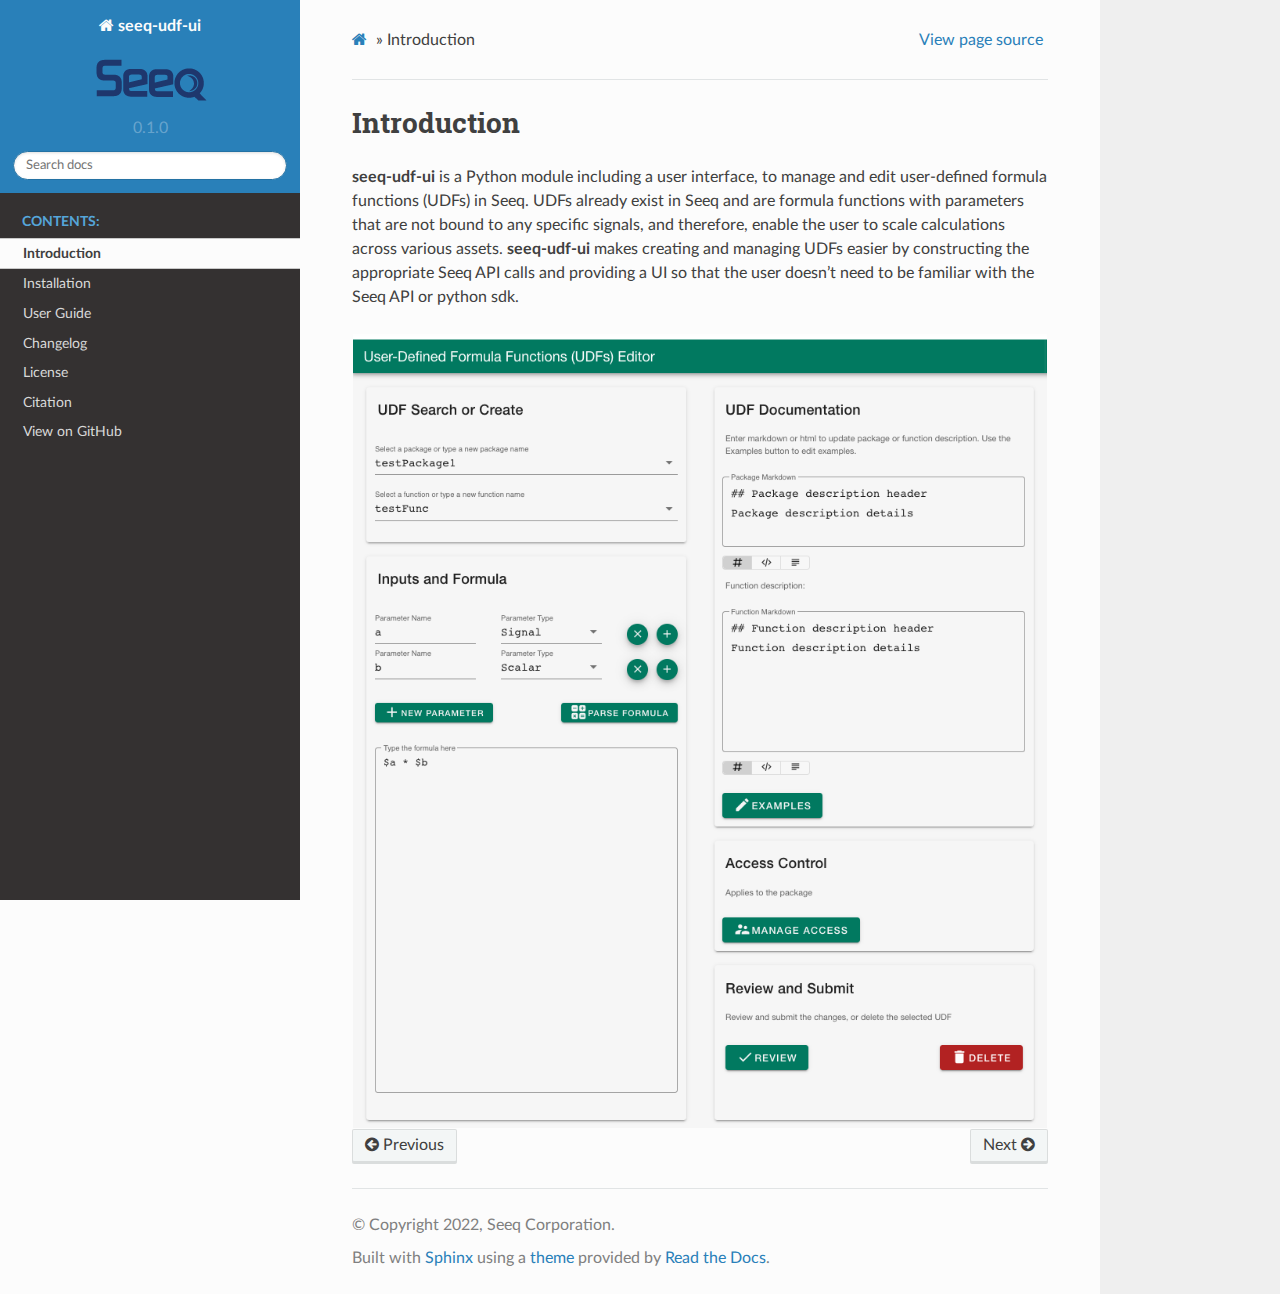
<file: docs/introduction.html>
<!DOCTYPE html>
<html class="writer-html5" lang="en" >
<head>
  <meta charset="utf-8" /><meta name="generator" content="Docutils 0.17.1: http://docutils.sourceforge.net/" />

  <meta name="viewport" content="width=device-width, initial-scale=1.0" />
  <title>Introduction &mdash; seeq-udf-ui 0.1.0 documentation</title>
      <link rel="stylesheet" href="_static/pygments.css" type="text/css" />
      <link rel="stylesheet" href="_static/css/theme.css" type="text/css" />
    <link rel="shortcut icon" href="_static/seeq-favicon.ico"/>
  <!--[if lt IE 9]>
    <script src="_static/js/html5shiv.min.js"></script>
  <![endif]-->
  
        <script data-url_root="./" id="documentation_options" src="_static/documentation_options.js"></script>
        <script src="_static/jquery.js"></script>
        <script src="_static/underscore.js"></script>
        <script src="_static/doctools.js"></script>
    <script src="_static/js/theme.js"></script>
    <link rel="index" title="Index" href="genindex.html" />
    <link rel="search" title="Search" href="search.html" />
    <link rel="next" title="Installation" href="installation.html" />
    <link rel="prev" title="Welcome to seeq-udf-ui, the Seeq User Defined Formula Function Editor" href="index.html" /> 
</head>

<body class="wy-body-for-nav"> 
  <div class="wy-grid-for-nav">
    <nav data-toggle="wy-nav-shift" class="wy-nav-side">
      <div class="wy-side-scroll">
        <div class="wy-side-nav-search" >
            <a href="index.html" class="icon icon-home"> seeq-udf-ui
            <img src="_static/Seeq_logo_darkBlue_sm.png" class="logo" alt="Logo"/>
          </a>
              <div class="version">
                0.1.0
              </div>
<div role="search">
  <form id="rtd-search-form" class="wy-form" action="search.html" method="get">
    <input type="text" name="q" placeholder="Search docs" />
    <input type="hidden" name="check_keywords" value="yes" />
    <input type="hidden" name="area" value="default" />
  </form>
</div>
        </div><div class="wy-menu wy-menu-vertical" data-spy="affix" role="navigation" aria-label="Navigation menu">
              <p class="caption" role="heading"><span class="caption-text">Contents:</span></p>
<ul class="current">
<li class="toctree-l1 current"><a class="current reference internal" href="#">Introduction</a></li>
<li class="toctree-l1"><a class="reference internal" href="installation.html">Installation</a></li>
<li class="toctree-l1"><a class="reference internal" href="user_guide.html">User Guide</a></li>
<li class="toctree-l1"><a class="reference internal" href="changelog.html">Changelog</a></li>
<li class="toctree-l1"><a class="reference internal" href="license.html">License</a></li>
<li class="toctree-l1"><a class="reference internal" href="citation.html">Citation</a></li>
<li class="toctree-l1"><a class="reference internal" href="github.html">View on GitHub</a></li>
</ul>

        </div>
      </div>
    </nav>

    <section data-toggle="wy-nav-shift" class="wy-nav-content-wrap"><nav class="wy-nav-top" aria-label="Mobile navigation menu" >
          <i data-toggle="wy-nav-top" class="fa fa-bars"></i>
          <a href="index.html">seeq-udf-ui</a>
      </nav>

      <div class="wy-nav-content">
        <div class="rst-content">
          <div role="navigation" aria-label="Page navigation">
  <ul class="wy-breadcrumbs">
      <li><a href="index.html" class="icon icon-home"></a> &raquo;</li>
      <li>Introduction</li>
      <li class="wy-breadcrumbs-aside">
            <a href="_sources/introduction.md.txt" rel="nofollow"> View page source</a>
      </li>
  </ul>
  <hr/>
</div>
          <div role="main" class="document" itemscope="itemscope" itemtype="http://schema.org/Article">
           <div itemprop="articleBody">
             
  <section id="introduction">
<h1>Introduction<a class="headerlink" href="#introduction" title="Permalink to this headline"></a></h1>
<p><strong>seeq-udf-ui</strong> is a Python module including a user interface, to manage and edit user-defined
formula functions (UDFs) in Seeq. UDFs already exist in Seeq and are formula functions with
parameters that are not bound to any specific signals, and therefore, enable the user to scale
calculations across various assets. <strong>seeq-udf-ui</strong> makes creating and managing UDFs easier by
constructing the appropriate Seeq API calls and providing a UI so that the user doesn’t need to be
familiar with the Seeq API or python sdk.</p>
<table>
   <td>
      <img alt="image" src="_static/overview.png">
   </td>
</table>
</section>


           </div>
          </div>
          <footer><div class="rst-footer-buttons" role="navigation" aria-label="Footer">
        <a href="index.html" class="btn btn-neutral float-left" title="Welcome to seeq-udf-ui, the Seeq User Defined Formula Function Editor" accesskey="p" rel="prev"><span class="fa fa-arrow-circle-left" aria-hidden="true"></span> Previous</a>
        <a href="installation.html" class="btn btn-neutral float-right" title="Installation" accesskey="n" rel="next">Next <span class="fa fa-arrow-circle-right" aria-hidden="true"></span></a>
    </div>

  <hr/>

  <div role="contentinfo">
    <p>&#169; Copyright 2022, Seeq Corporation.</p>
  </div>

  Built with <a href="https://www.sphinx-doc.org/">Sphinx</a> using a
    <a href="https://github.com/readthedocs/sphinx_rtd_theme">theme</a>
    provided by <a href="https://readthedocs.org">Read the Docs</a>.
   

</footer>
        </div>
      </div>
    </section>
  </div>
  <script>
      jQuery(function () {
          SphinxRtdTheme.Navigation.enable(true);
      });
  </script> 

</body>
</html>
</file>
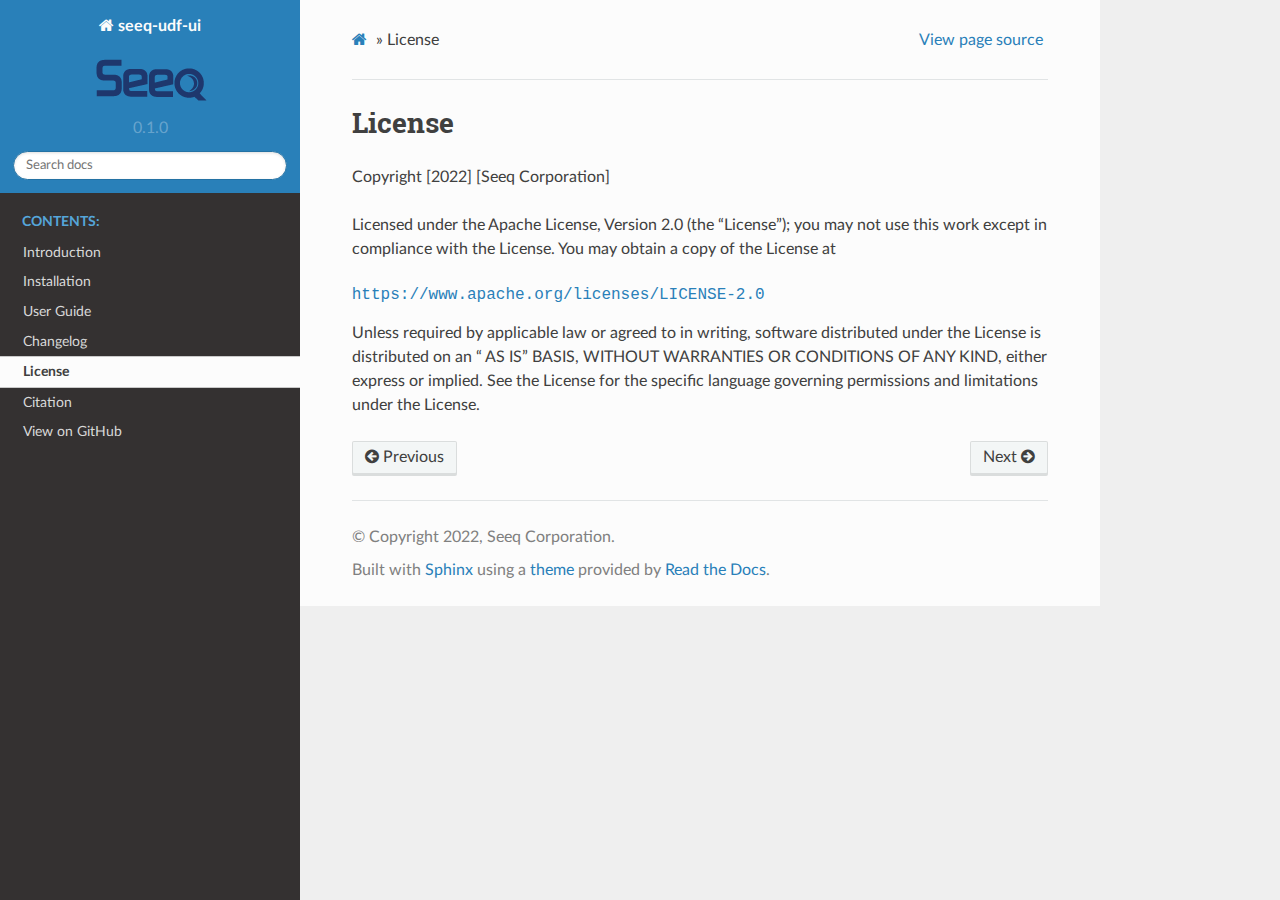
<file: docs/license.html>
<!DOCTYPE html>
<html class="writer-html5" lang="en" >
<head>
  <meta charset="utf-8" /><meta name="generator" content="Docutils 0.17.1: http://docutils.sourceforge.net/" />

  <meta name="viewport" content="width=device-width, initial-scale=1.0" />
  <title>License &mdash; seeq-udf-ui 0.1.0 documentation</title>
      <link rel="stylesheet" href="_static/pygments.css" type="text/css" />
      <link rel="stylesheet" href="_static/css/theme.css" type="text/css" />
    <link rel="shortcut icon" href="_static/seeq-favicon.ico"/>
  <!--[if lt IE 9]>
    <script src="_static/js/html5shiv.min.js"></script>
  <![endif]-->
  
        <script data-url_root="./" id="documentation_options" src="_static/documentation_options.js"></script>
        <script src="_static/jquery.js"></script>
        <script src="_static/underscore.js"></script>
        <script src="_static/doctools.js"></script>
    <script src="_static/js/theme.js"></script>
    <link rel="index" title="Index" href="genindex.html" />
    <link rel="search" title="Search" href="search.html" />
    <link rel="next" title="Citation" href="citation.html" />
    <link rel="prev" title="Changelog" href="changelog.html" /> 
</head>

<body class="wy-body-for-nav"> 
  <div class="wy-grid-for-nav">
    <nav data-toggle="wy-nav-shift" class="wy-nav-side">
      <div class="wy-side-scroll">
        <div class="wy-side-nav-search" >
            <a href="index.html" class="icon icon-home"> seeq-udf-ui
            <img src="_static/Seeq_logo_darkBlue_sm.png" class="logo" alt="Logo"/>
          </a>
              <div class="version">
                0.1.0
              </div>
<div role="search">
  <form id="rtd-search-form" class="wy-form" action="search.html" method="get">
    <input type="text" name="q" placeholder="Search docs" />
    <input type="hidden" name="check_keywords" value="yes" />
    <input type="hidden" name="area" value="default" />
  </form>
</div>
        </div><div class="wy-menu wy-menu-vertical" data-spy="affix" role="navigation" aria-label="Navigation menu">
              <p class="caption" role="heading"><span class="caption-text">Contents:</span></p>
<ul class="current">
<li class="toctree-l1"><a class="reference internal" href="introduction.html">Introduction</a></li>
<li class="toctree-l1"><a class="reference internal" href="installation.html">Installation</a></li>
<li class="toctree-l1"><a class="reference internal" href="user_guide.html">User Guide</a></li>
<li class="toctree-l1"><a class="reference internal" href="changelog.html">Changelog</a></li>
<li class="toctree-l1 current"><a class="current reference internal" href="#">License</a></li>
<li class="toctree-l1"><a class="reference internal" href="citation.html">Citation</a></li>
<li class="toctree-l1"><a class="reference internal" href="github.html">View on GitHub</a></li>
</ul>

        </div>
      </div>
    </nav>

    <section data-toggle="wy-nav-shift" class="wy-nav-content-wrap"><nav class="wy-nav-top" aria-label="Mobile navigation menu" >
          <i data-toggle="wy-nav-top" class="fa fa-bars"></i>
          <a href="index.html">seeq-udf-ui</a>
      </nav>

      <div class="wy-nav-content">
        <div class="rst-content">
          <div role="navigation" aria-label="Page navigation">
  <ul class="wy-breadcrumbs">
      <li><a href="index.html" class="icon icon-home"></a> &raquo;</li>
      <li>License</li>
      <li class="wy-breadcrumbs-aside">
            <a href="_sources/license.md.txt" rel="nofollow"> View page source</a>
      </li>
  </ul>
  <hr/>
</div>
          <div role="main" class="document" itemscope="itemscope" itemtype="http://schema.org/Article">
           <div itemprop="articleBody">
             
  <section id="license">
<h1>License<a class="headerlink" href="#license" title="Permalink to this headline"></a></h1>
<p>Copyright [2022] [Seeq Corporation]</p>
<p>Licensed under the Apache License, Version 2.0 (the “License”); you may not use this work except in compliance with the
License. You may obtain a copy of the License at</p>
<pre>
<a href="https://www.apache.org/licenses/LICENSE-2.0" target="_blank">https://www.apache.org/licenses/LICENSE-2.0</a>
</pre>
<p>Unless required by applicable law or agreed to in writing, software distributed under the License is distributed on an “
AS IS” BASIS, WITHOUT WARRANTIES OR CONDITIONS OF ANY KIND, either express or implied. See the License for the specific
language governing permissions and limitations under the License.</p>
</section>


           </div>
          </div>
          <footer><div class="rst-footer-buttons" role="navigation" aria-label="Footer">
        <a href="changelog.html" class="btn btn-neutral float-left" title="Changelog" accesskey="p" rel="prev"><span class="fa fa-arrow-circle-left" aria-hidden="true"></span> Previous</a>
        <a href="citation.html" class="btn btn-neutral float-right" title="Citation" accesskey="n" rel="next">Next <span class="fa fa-arrow-circle-right" aria-hidden="true"></span></a>
    </div>

  <hr/>

  <div role="contentinfo">
    <p>&#169; Copyright 2022, Seeq Corporation.</p>
  </div>

  Built with <a href="https://www.sphinx-doc.org/">Sphinx</a> using a
    <a href="https://github.com/readthedocs/sphinx_rtd_theme">theme</a>
    provided by <a href="https://readthedocs.org">Read the Docs</a>.
   

</footer>
        </div>
      </div>
    </section>
  </div>
  <script>
      jQuery(function () {
          SphinxRtdTheme.Navigation.enable(true);
      });
  </script> 

</body>
</html>
</file>
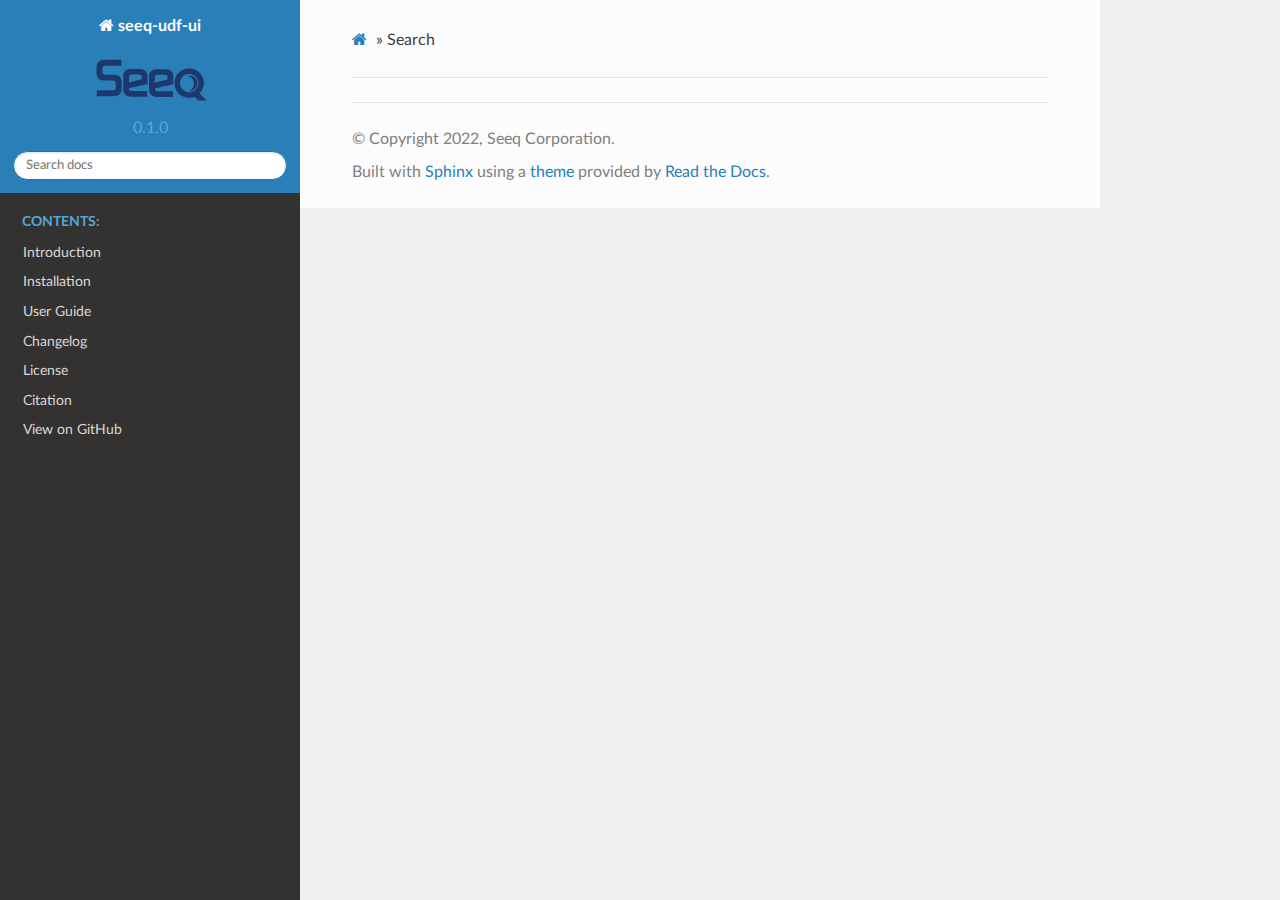
<file: docs/search.html>
<!DOCTYPE html>
<html class="writer-html5" lang="en" >
<head>
  <meta charset="utf-8" />
  <meta name="viewport" content="width=device-width, initial-scale=1.0" />
  <title>Search &mdash; seeq-udf-ui 0.1.0 documentation</title>
      <link rel="stylesheet" href="_static/pygments.css" type="text/css" />
      <link rel="stylesheet" href="_static/css/theme.css" type="text/css" />
    <link rel="shortcut icon" href="_static/seeq-favicon.ico"/>
    
  <!--[if lt IE 9]>
    <script src="_static/js/html5shiv.min.js"></script>
  <![endif]-->
  
        <script data-url_root="./" id="documentation_options" src="_static/documentation_options.js"></script>
        <script src="_static/jquery.js"></script>
        <script src="_static/underscore.js"></script>
        <script src="_static/doctools.js"></script>
    <script src="_static/js/theme.js"></script>
    <script src="_static/searchtools.js"></script>
    <script src="_static/language_data.js"></script>
    <link rel="index" title="Index" href="genindex.html" />
    <link rel="search" title="Search" href="#" /> 
</head>

<body class="wy-body-for-nav"> 
  <div class="wy-grid-for-nav">
    <nav data-toggle="wy-nav-shift" class="wy-nav-side">
      <div class="wy-side-scroll">
        <div class="wy-side-nav-search" >
            <a href="index.html" class="icon icon-home"> seeq-udf-ui
            <img src="_static/Seeq_logo_darkBlue_sm.png" class="logo" alt="Logo"/>
          </a>
              <div class="version">
                0.1.0
              </div>
<div role="search">
  <form id="rtd-search-form" class="wy-form" action="#" method="get">
    <input type="text" name="q" placeholder="Search docs" />
    <input type="hidden" name="check_keywords" value="yes" />
    <input type="hidden" name="area" value="default" />
  </form>
</div>
        </div><div class="wy-menu wy-menu-vertical" data-spy="affix" role="navigation" aria-label="Navigation menu">
              <p class="caption" role="heading"><span class="caption-text">Contents:</span></p>
<ul>
<li class="toctree-l1"><a class="reference internal" href="introduction.html">Introduction</a></li>
<li class="toctree-l1"><a class="reference internal" href="installation.html">Installation</a></li>
<li class="toctree-l1"><a class="reference internal" href="user_guide.html">User Guide</a></li>
<li class="toctree-l1"><a class="reference internal" href="changelog.html">Changelog</a></li>
<li class="toctree-l1"><a class="reference internal" href="license.html">License</a></li>
<li class="toctree-l1"><a class="reference internal" href="citation.html">Citation</a></li>
<li class="toctree-l1"><a class="reference internal" href="github.html">View on GitHub</a></li>
</ul>

        </div>
      </div>
    </nav>

    <section data-toggle="wy-nav-shift" class="wy-nav-content-wrap"><nav class="wy-nav-top" aria-label="Mobile navigation menu" >
          <i data-toggle="wy-nav-top" class="fa fa-bars"></i>
          <a href="index.html">seeq-udf-ui</a>
      </nav>

      <div class="wy-nav-content">
        <div class="rst-content">
          <div role="navigation" aria-label="Page navigation">
  <ul class="wy-breadcrumbs">
      <li><a href="index.html" class="icon icon-home"></a> &raquo;</li>
      <li>Search</li>
      <li class="wy-breadcrumbs-aside">
      </li>
  </ul>
  <hr/>
</div>
          <div role="main" class="document" itemscope="itemscope" itemtype="http://schema.org/Article">
           <div itemprop="articleBody">
             
  <noscript>
  <div id="fallback" class="admonition warning">
    <p class="last">
      Please activate JavaScript to enable the search functionality.
    </p>
  </div>
  </noscript>

  
  <div id="search-results">
  
  </div>

           </div>
          </div>
          <footer>

  <hr/>

  <div role="contentinfo">
    <p>&#169; Copyright 2022, Seeq Corporation.</p>
  </div>

  Built with <a href="https://www.sphinx-doc.org/">Sphinx</a> using a
    <a href="https://github.com/readthedocs/sphinx_rtd_theme">theme</a>
    provided by <a href="https://readthedocs.org">Read the Docs</a>.
   

</footer>
        </div>
      </div>
    </section>
  </div>
  <script>
      jQuery(function () {
          SphinxRtdTheme.Navigation.enable(true);
      });
  </script>
  <script>
    jQuery(function() { Search.loadIndex("searchindex.js"); });
  </script>
  
  <script id="searchindexloader"></script>
   


</body>
</html>
</file>
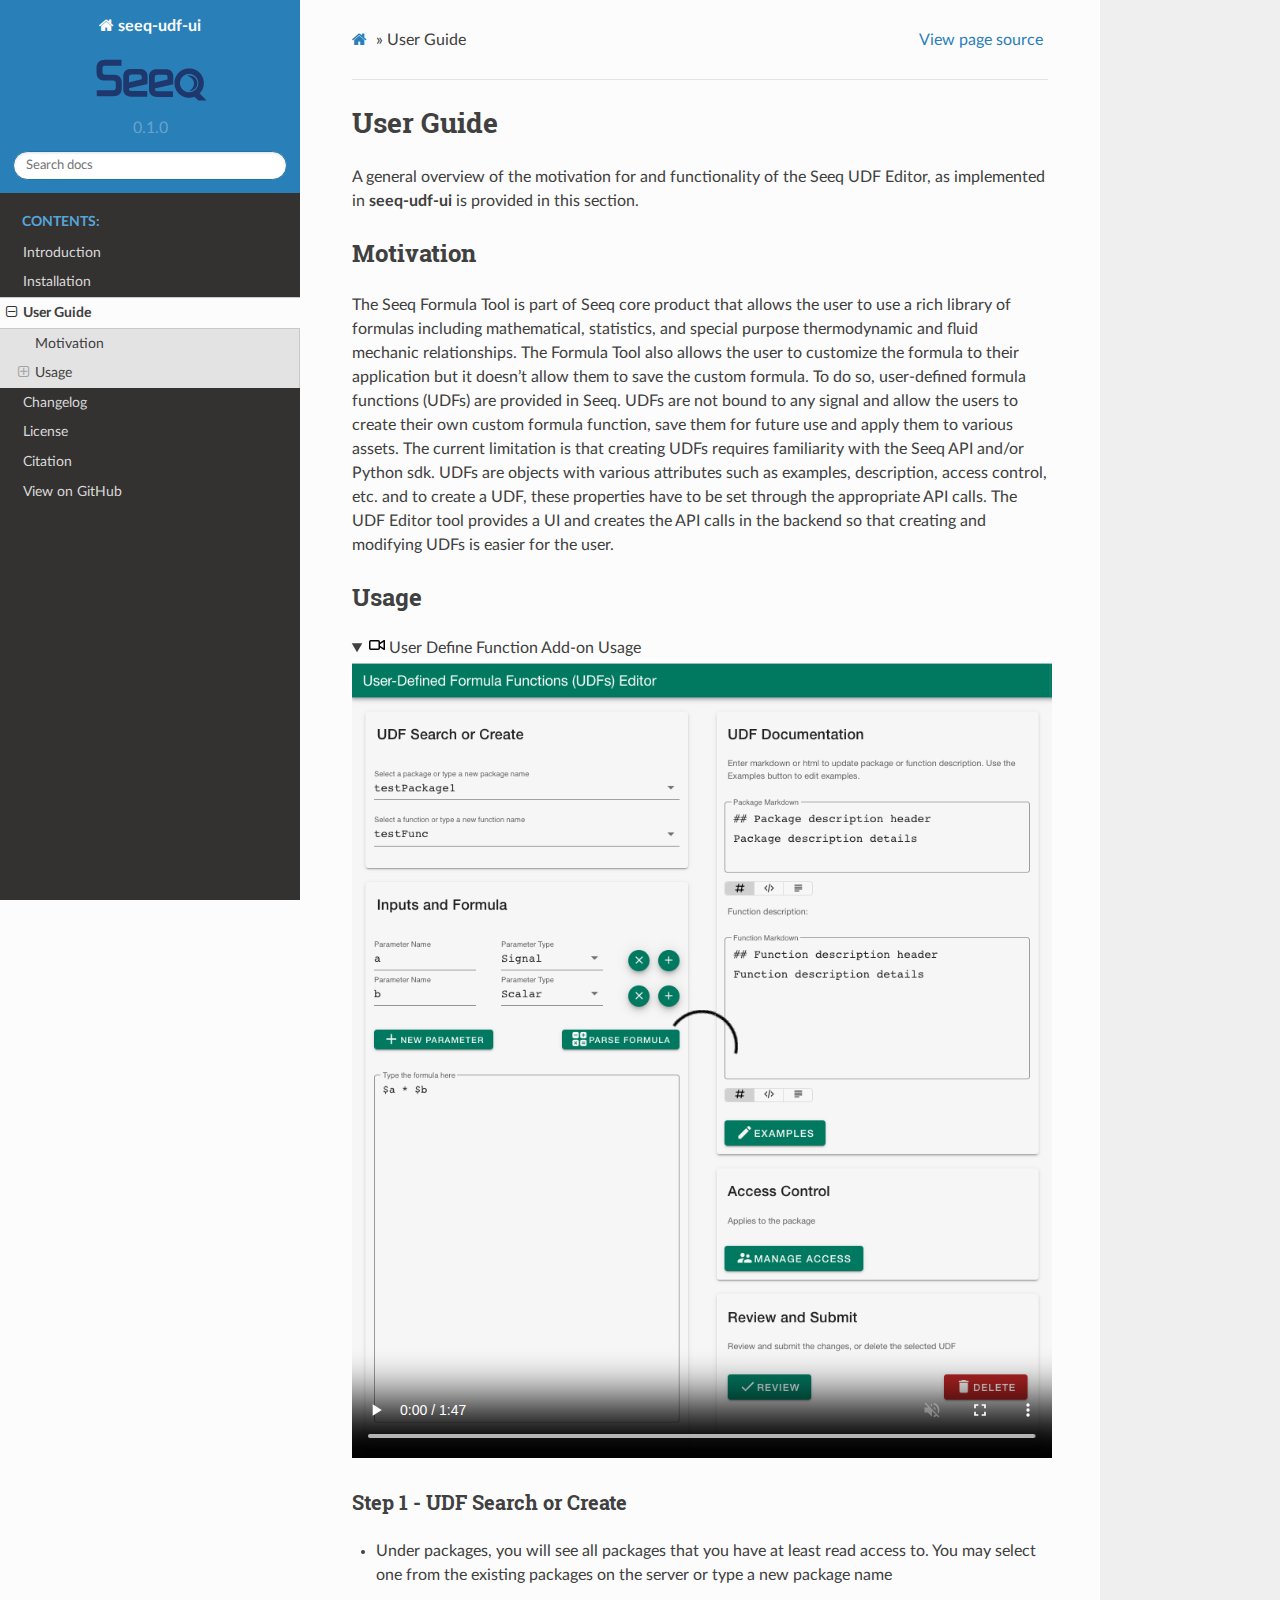
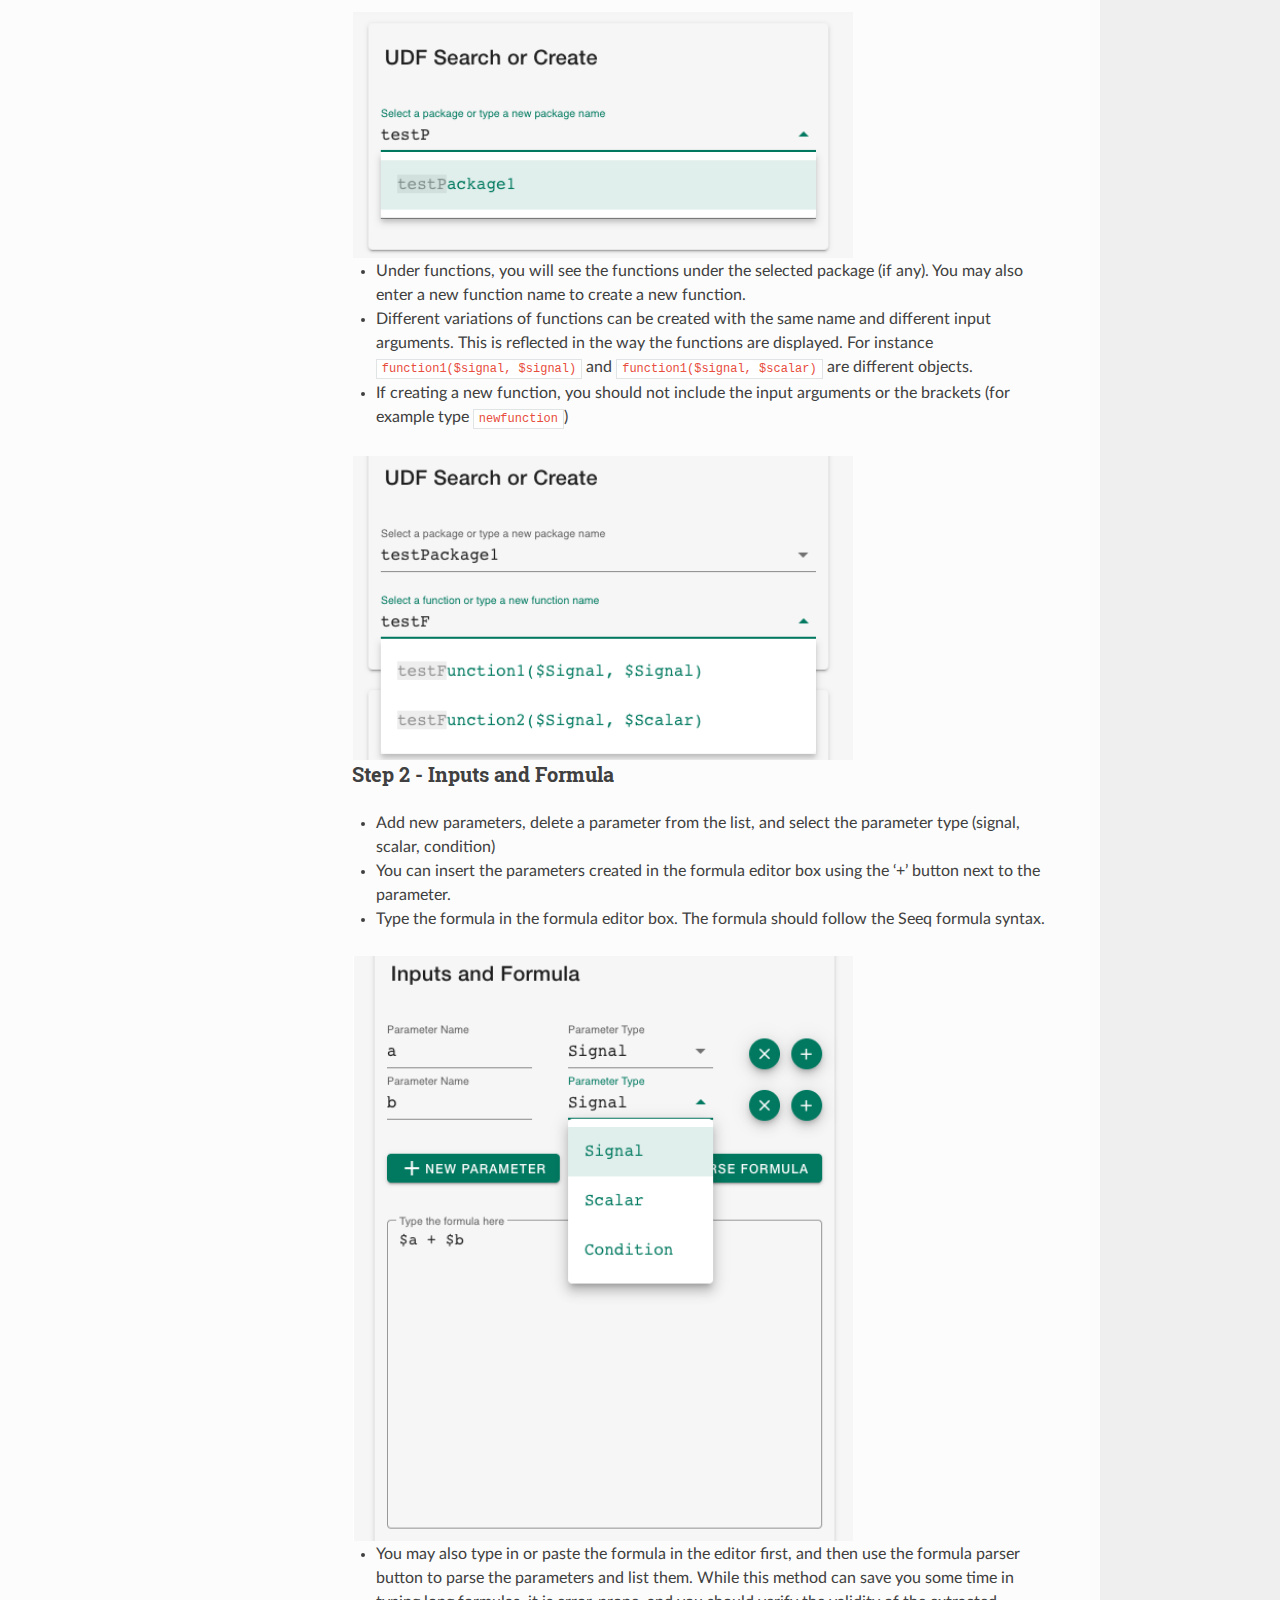
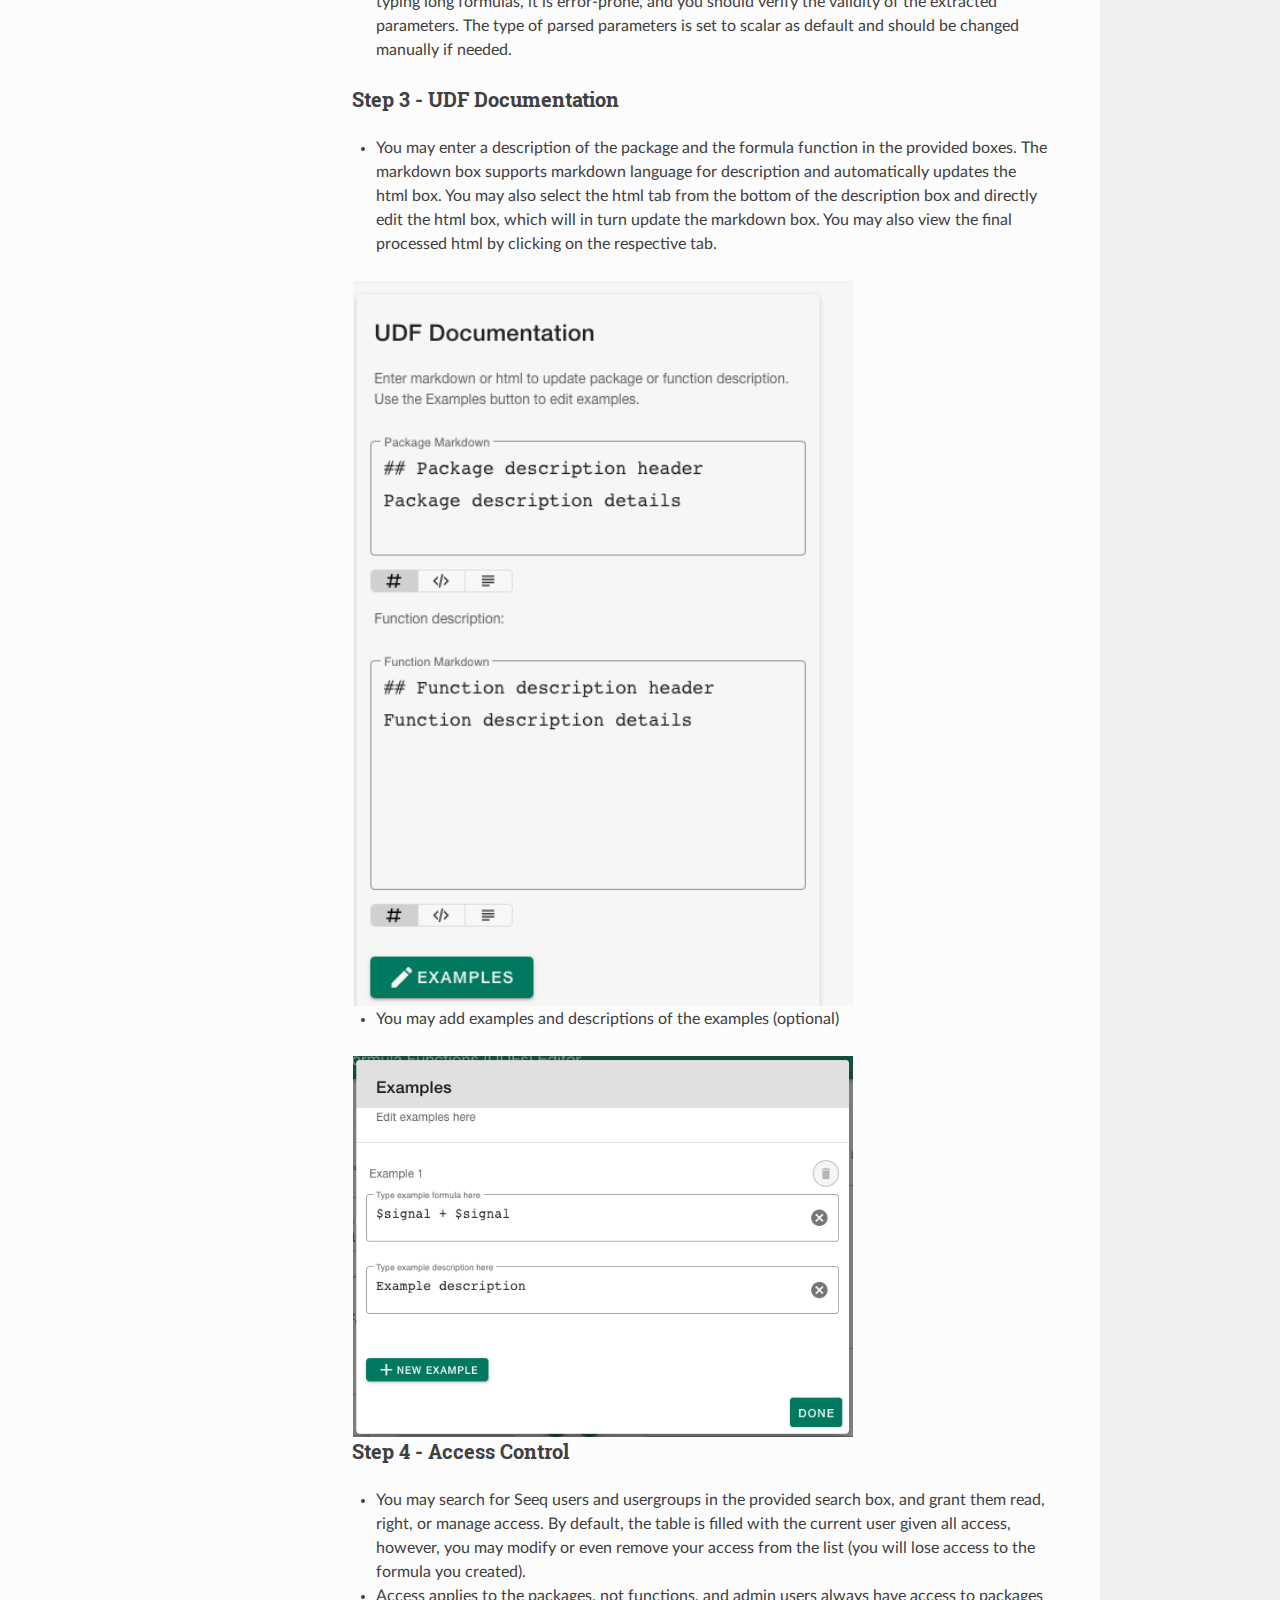
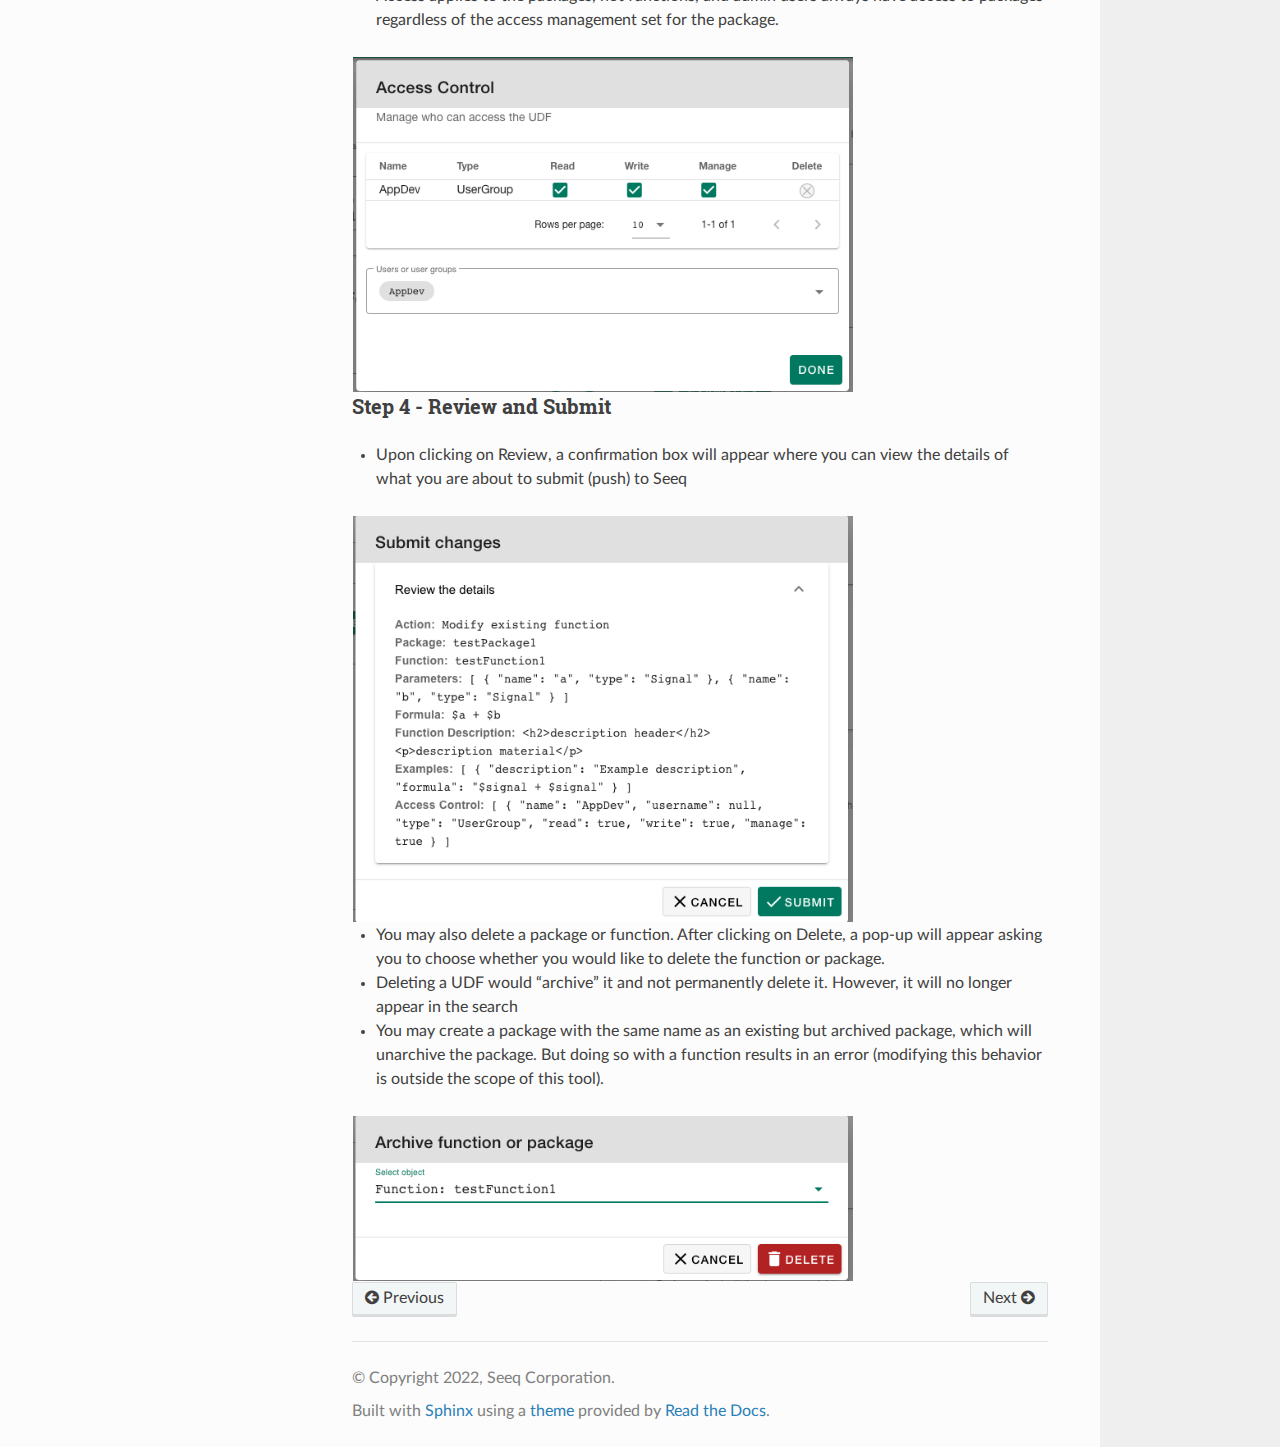
<file: docs/user_guide.html>
<!DOCTYPE html>
<html class="writer-html5" lang="en" >
<head>
  <meta charset="utf-8" /><meta name="generator" content="Docutils 0.17.1: http://docutils.sourceforge.net/" />

  <meta name="viewport" content="width=device-width, initial-scale=1.0" />
  <title>User Guide &mdash; seeq-udf-ui 0.1.0 documentation</title>
      <link rel="stylesheet" href="_static/pygments.css" type="text/css" />
      <link rel="stylesheet" href="_static/css/theme.css" type="text/css" />
    <link rel="shortcut icon" href="_static/seeq-favicon.ico"/>
  <!--[if lt IE 9]>
    <script src="_static/js/html5shiv.min.js"></script>
  <![endif]-->
  
        <script data-url_root="./" id="documentation_options" src="_static/documentation_options.js"></script>
        <script src="_static/jquery.js"></script>
        <script src="_static/underscore.js"></script>
        <script src="_static/doctools.js"></script>
    <script src="_static/js/theme.js"></script>
    <link rel="index" title="Index" href="genindex.html" />
    <link rel="search" title="Search" href="search.html" />
    <link rel="next" title="Changelog" href="changelog.html" />
    <link rel="prev" title="Installation" href="installation.html" /> 
</head>

<body class="wy-body-for-nav"> 
  <div class="wy-grid-for-nav">
    <nav data-toggle="wy-nav-shift" class="wy-nav-side">
      <div class="wy-side-scroll">
        <div class="wy-side-nav-search" >
            <a href="index.html" class="icon icon-home"> seeq-udf-ui
            <img src="_static/Seeq_logo_darkBlue_sm.png" class="logo" alt="Logo"/>
          </a>
              <div class="version">
                0.1.0
              </div>
<div role="search">
  <form id="rtd-search-form" class="wy-form" action="search.html" method="get">
    <input type="text" name="q" placeholder="Search docs" />
    <input type="hidden" name="check_keywords" value="yes" />
    <input type="hidden" name="area" value="default" />
  </form>
</div>
        </div><div class="wy-menu wy-menu-vertical" data-spy="affix" role="navigation" aria-label="Navigation menu">
              <p class="caption" role="heading"><span class="caption-text">Contents:</span></p>
<ul class="current">
<li class="toctree-l1"><a class="reference internal" href="introduction.html">Introduction</a></li>
<li class="toctree-l1"><a class="reference internal" href="installation.html">Installation</a></li>
<li class="toctree-l1 current"><a class="current reference internal" href="#">User Guide</a><ul>
<li class="toctree-l2"><a class="reference internal" href="#motivation">Motivation</a></li>
<li class="toctree-l2"><a class="reference internal" href="#usage">Usage</a><ul>
<li class="toctree-l3"><a class="reference internal" href="#step-1-udf-search-or-create">Step 1 - UDF Search or Create</a></li>
<li class="toctree-l3"><a class="reference internal" href="#step-2-inputs-and-formula">Step 2 - Inputs and Formula</a></li>
<li class="toctree-l3"><a class="reference internal" href="#step-3-udf-documentation">Step 3 - UDF Documentation</a></li>
<li class="toctree-l3"><a class="reference internal" href="#step-4-access-control">Step 4 - Access Control</a></li>
<li class="toctree-l3"><a class="reference internal" href="#step-4-review-and-submit">Step 4 - Review and Submit</a></li>
</ul>
</li>
</ul>
</li>
<li class="toctree-l1"><a class="reference internal" href="changelog.html">Changelog</a></li>
<li class="toctree-l1"><a class="reference internal" href="license.html">License</a></li>
<li class="toctree-l1"><a class="reference internal" href="citation.html">Citation</a></li>
<li class="toctree-l1"><a class="reference internal" href="github.html">View on GitHub</a></li>
</ul>

        </div>
      </div>
    </nav>

    <section data-toggle="wy-nav-shift" class="wy-nav-content-wrap"><nav class="wy-nav-top" aria-label="Mobile navigation menu" >
          <i data-toggle="wy-nav-top" class="fa fa-bars"></i>
          <a href="index.html">seeq-udf-ui</a>
      </nav>

      <div class="wy-nav-content">
        <div class="rst-content">
          <div role="navigation" aria-label="Page navigation">
  <ul class="wy-breadcrumbs">
      <li><a href="index.html" class="icon icon-home"></a> &raquo;</li>
      <li>User Guide</li>
      <li class="wy-breadcrumbs-aside">
            <a href="_sources/user_guide.md.txt" rel="nofollow"> View page source</a>
      </li>
  </ul>
  <hr/>
</div>
          <div role="main" class="document" itemscope="itemscope" itemtype="http://schema.org/Article">
           <div itemprop="articleBody">
             
  <section id="user-guide">
<h1>User Guide<a class="headerlink" href="#user-guide" title="Permalink to this headline"></a></h1>
<p>A general overview of the motivation for and functionality of the Seeq UDF Editor, as implemented in
<strong>seeq-udf-ui</strong> is provided in this section.</p>
<section id="motivation">
<h2>Motivation<a class="headerlink" href="#motivation" title="Permalink to this headline"></a></h2>
<p>The Seeq Formula Tool is part of Seeq core product that allows the user to use a rich library of
formulas including mathematical, statistics, and special purpose thermodynamic and fluid mechanic
relationships. The Formula Tool also allows the user to customize the formula to their application
but it doesn’t allow them to save the custom formula. To do so, user-defined formula functions (UDFs)
are provided in Seeq. UDFs are not bound to any signal and allow the users to create their own
custom formula function, save them for future use and apply them to various assets. The current
limitation is that creating UDFs requires familiarity with the Seeq API and/or Python sdk.
UDFs are objects with various attributes such as examples, description, access control, etc. and to
create a UDF, these properties have to be set through the appropriate API calls. The UDF Editor tool
provides a UI and creates the API calls in the backend so that creating and modifying UDFs is easier
for the user.</p>
</section>
<section id="usage">
<h2>Usage<a class="headerlink" href="#usage" title="Permalink to this headline"></a></h2>
<details open="" class="details-reset border rounded-2">
  <summary class="px-3 py-2 border-bottom">
    <svg aria-hidden="true" height="16" viewBox="0 0 16 16" version="1.1" width="16" data-view-component="true" class="octicon octicon-device-camera-video">
    <path fill-rule="evenodd" d="M16 3.75a.75.75 0 00-1.136-.643L11 5.425V4.75A1.75 1.75 0 009.25 3h-7.5A1.75 1.75 0 000 4.75v6.5C0 12.216.784 13 1.75 13h7.5A1.75 1.75 0 0011 11.25v-.675l3.864 2.318A.75.75 0 0016 12.25v-8.5zm-5 5.075l3.5 2.1v-5.85l-3.5 2.1v1.65zM9.5 6.75v-2a.25.25 0 00-.25-.25h-7.5a.25.25 0 00-.25.25v6.5c0 .138.112.25.25.25h7.5a.25.25 0 00.25-.25v-4.5z"></path>
    </svg>
    <span aria-label="Video description _static/user_manual.mp4" class="m-1">User Define Function Add-on Usage</span>
    <span class="dropdown-caret"></span>
  </summary>
<p><video src="_static/user_manual.mp4"
poster="_static/overview.png"
controls="controls" muted="muted" class="d-block rounded-bottom-2 width-fit" style="max-width:700px;
background:transparent url('_static/overview.png') no-repeat 0 0;
-webkit-background-size:cover; -moz-background-size:cover; -o-background-size:cover; background-size:cover;"
webboost_found_paused="true" webboost_processed="true">
</video></p>
</details>
<section id="step-1-udf-search-or-create">
<h3>Step 1 - UDF Search or Create<a class="headerlink" href="#step-1-udf-search-or-create" title="Permalink to this headline"></a></h3>
<ul class="simple">
<li><p>Under packages, you will see all packages that you have at least read access to. You may select one from the existing packages
on the server or type a new package name</p></li>
</ul>
<table>
   <td>
      <img alt="image" src="_static/package.png" width="500" height="200">
   </td>
</table>
<ul class="simple">
<li><p>Under functions, you will see the functions under the selected package (if any). You may also enter a new function name
to create a new function.</p></li>
<li><p>Different variations of functions can be created with the same name and different input arguments. This is
reflected in the way the functions are displayed. For instance <code class="docutils literal notranslate"><span class="pre">function1($signal,</span> <span class="pre">$signal)</span></code> and
<code class="docutils literal notranslate"><span class="pre">function1($signal,</span> <span class="pre">$scalar)</span></code> are different objects.</p></li>
<li><p>If creating a new function, you should not include the input arguments or the brackets (for example type <code class="docutils literal notranslate"><span class="pre">newfunction</span></code>)</p></li>
</ul>
<table>
   <td>
      <img alt="image" src="_static/function.png" width="500" height="200">
   </td>
</table>
</section>
<section id="step-2-inputs-and-formula">
<h3>Step 2 - Inputs and Formula<a class="headerlink" href="#step-2-inputs-and-formula" title="Permalink to this headline"></a></h3>
<ul class="simple">
<li><p>Add new parameters, delete a parameter from the list, and select the parameter type (signal, scalar, condition)</p></li>
<li><p>You can insert the parameters created in the formula editor box using the ‘+’ button next to the parameter.</p></li>
<li><p>Type the formula in the formula editor box. The formula should follow the Seeq formula syntax.</p></li>
</ul>
<table>
   <td>
      <img alt="image" src="_static/formula.png" width="500" height="200">
   </td>
</table>
<ul class="simple">
<li><p>You may also type in or paste the formula in the editor first, and then use the formula parser button
to parse the parameters and list them. While this method can save you some time in typing long formulas,
it is error-prone, and you should verify the validity of the extracted parameters. The type of parsed
parameters is set to scalar as default and should be changed manually if needed.</p></li>
</ul>
</section>
<section id="step-3-udf-documentation">
<h3>Step 3 - UDF Documentation<a class="headerlink" href="#step-3-udf-documentation" title="Permalink to this headline"></a></h3>
<ul class="simple">
<li><p>You may enter a description of the package and the formula function in the provided boxes.
The markdown box supports markdown
language for description and automatically updates the html box. You may also select the html
tab from the bottom of the description box and directly edit the html box,
which will in turn update the markdown box. You may also view the final processed html by clicking
on the respective tab.</p></li>
</ul>
<table>
   <td>
      <img alt="image" src="_static/description.png" width="500" height="200">
   </td>
</table>
<ul class="simple">
<li><p>You may add examples and descriptions of the examples (optional)</p></li>
</ul>
<table>
   <td>
      <img alt="image" src="_static/examples.png" width="500" height="200">
   </td>
</table>
</section>
<section id="step-4-access-control">
<h3>Step 4 - Access Control<a class="headerlink" href="#step-4-access-control" title="Permalink to this headline"></a></h3>
<ul class="simple">
<li><p>You may search for Seeq users and usergroups in the provided search box, and grant them
read, right, or manage access. By default, the table is filled with the current user given all access,
however, you may modify or even remove your access from the list (you will lose access to the formula you created).</p></li>
<li><p>Access applies to the packages, not functions, and admin users always have access to packages
regardless of the access management set for the package.</p></li>
</ul>
<table>
   <td>
      <img alt="image" src="_static/access.png" width="500" height="200">
   </td>
</table>
</section>
<section id="step-4-review-and-submit">
<h3>Step 4 - Review and Submit<a class="headerlink" href="#step-4-review-and-submit" title="Permalink to this headline"></a></h3>
<ul class="simple">
<li><p>Upon clicking on Review, a confirmation box will appear where you can view the details of what you
are about to submit (push) to Seeq</p></li>
</ul>
<table>
   <td>
      <img alt="image" src="_static/review.png" width="500" height="200">
   </td>
</table>
<ul class="simple">
<li><p>You may also delete a package or function. After clicking on Delete, a pop-up will appear
asking you to choose whether you would like to delete the function or package.</p></li>
<li><p>Deleting a UDF would “archive” it and not permanently delete it. However, it will no longer appear in the search</p></li>
<li><p>You may create a package with the same name as an existing but archived package, which will unarchive
the package. But doing so with a function results in an error (modifying this behavior is outside the
scope of this tool).</p></li>
</ul>
<table>
   <td>
      <img alt="image" src="_static/delete.png" width="500" height="200">
   </td>
</table>
</section>
</section>
</section>


           </div>
          </div>
          <footer><div class="rst-footer-buttons" role="navigation" aria-label="Footer">
        <a href="installation.html" class="btn btn-neutral float-left" title="Installation" accesskey="p" rel="prev"><span class="fa fa-arrow-circle-left" aria-hidden="true"></span> Previous</a>
        <a href="changelog.html" class="btn btn-neutral float-right" title="Changelog" accesskey="n" rel="next">Next <span class="fa fa-arrow-circle-right" aria-hidden="true"></span></a>
    </div>

  <hr/>

  <div role="contentinfo">
    <p>&#169; Copyright 2022, Seeq Corporation.</p>
  </div>

  Built with <a href="https://www.sphinx-doc.org/">Sphinx</a> using a
    <a href="https://github.com/readthedocs/sphinx_rtd_theme">theme</a>
    provided by <a href="https://readthedocs.org">Read the Docs</a>.
   

</footer>
        </div>
      </div>
    </section>
  </div>
  <script>
      jQuery(function () {
          SphinxRtdTheme.Navigation.enable(true);
      });
  </script> 

</body>
</html>
</file>
<file: docs/_static/pygments.css>
pre { line-height: 125%; }
td.linenos .normal { color: inherit; background-color: transparent; padding-left: 5px; padding-right: 5px; }
span.linenos { color: inherit; background-color: transparent; padding-left: 5px; padding-right: 5px; }
td.linenos .special { color: #000000; background-color: #ffffc0; padding-left: 5px; padding-right: 5px; }
span.linenos.special { color: #000000; background-color: #ffffc0; padding-left: 5px; padding-right: 5px; }
.highlight .hll { background-color: #ffffcc }
.highlight { background: #f8f8f8; }
.highlight .c { color: #3D7B7B; font-style: italic } /* Comment */
.highlight .err { border: 1px solid #FF0000 } /* Error */
.highlight .k { color: #008000; font-weight: bold } /* Keyword */
.highlight .o { color: #666666 } /* Operator */
.highlight .ch { color: #3D7B7B; font-style: italic } /* Comment.Hashbang */
.highlight .cm { color: #3D7B7B; font-style: italic } /* Comment.Multiline */
.highlight .cp { color: #9C6500 } /* Comment.Preproc */
.highlight .cpf { color: #3D7B7B; font-style: italic } /* Comment.PreprocFile */
.highlight .c1 { color: #3D7B7B; font-style: italic } /* Comment.Single */
.highlight .cs { color: #3D7B7B; font-style: italic } /* Comment.Special */
.highlight .gd { color: #A00000 } /* Generic.Deleted */
.highlight .ge { font-style: italic } /* Generic.Emph */
.highlight .gr { color: #E40000 } /* Generic.Error */
.highlight .gh { color: #000080; font-weight: bold } /* Generic.Heading */
.highlight .gi { color: #008400 } /* Generic.Inserted */
.highlight .go { color: #717171 } /* Generic.Output */
.highlight .gp { color: #000080; font-weight: bold } /* Generic.Prompt */
.highlight .gs { font-weight: bold } /* Generic.Strong */
.highlight .gu { color: #800080; font-weight: bold } /* Generic.Subheading */
.highlight .gt { color: #0044DD } /* Generic.Traceback */
.highlight .kc { color: #008000; font-weight: bold } /* Keyword.Constant */
.highlight .kd { color: #008000; font-weight: bold } /* Keyword.Declaration */
.highlight .kn { color: #008000; font-weight: bold } /* Keyword.Namespace */
.highlight .kp { color: #008000 } /* Keyword.Pseudo */
.highlight .kr { color: #008000; font-weight: bold } /* Keyword.Reserved */
.highlight .kt { color: #B00040 } /* Keyword.Type */
.highlight .m { color: #666666 } /* Literal.Number */
.highlight .s { color: #BA2121 } /* Literal.String */
.highlight .na { color: #687822 } /* Name.Attribute */
.highlight .nb { color: #008000 } /* Name.Builtin */
.highlight .nc { color: #0000FF; font-weight: bold } /* Name.Class */
.highlight .no { color: #880000 } /* Name.Constant */
.highlight .nd { color: #AA22FF } /* Name.Decorator */
.highlight .ni { color: #717171; font-weight: bold } /* Name.Entity */
.highlight .ne { color: #CB3F38; font-weight: bold } /* Name.Exception */
.highlight .nf { color: #0000FF } /* Name.Function */
.highlight .nl { color: #767600 } /* Name.Label */
.highlight .nn { color: #0000FF; font-weight: bold } /* Name.Namespace */
.highlight .nt { color: #008000; font-weight: bold } /* Name.Tag */
.highlight .nv { color: #19177C } /* Name.Variable */
.highlight .ow { color: #AA22FF; font-weight: bold } /* Operator.Word */
.highlight .w { color: #bbbbbb } /* Text.Whitespace */
.highlight .mb { color: #666666 } /* Literal.Number.Bin */
.highlight .mf { color: #666666 } /* Literal.Number.Float */
.highlight .mh { color: #666666 } /* Literal.Number.Hex */
.highlight .mi { color: #666666 } /* Literal.Number.Integer */
.highlight .mo { color: #666666 } /* Literal.Number.Oct */
.highlight .sa { color: #BA2121 } /* Literal.String.Affix */
.highlight .sb { color: #BA2121 } /* Literal.String.Backtick */
.highlight .sc { color: #BA2121 } /* Literal.String.Char */
.highlight .dl { color: #BA2121 } /* Literal.String.Delimiter */
.highlight .sd { color: #BA2121; font-style: italic } /* Literal.String.Doc */
.highlight .s2 { color: #BA2121 } /* Literal.String.Double */
.highlight .se { color: #AA5D1F; font-weight: bold } /* Literal.String.Escape */
.highlight .sh { color: #BA2121 } /* Literal.String.Heredoc */
.highlight .si { color: #A45A77; font-weight: bold } /* Literal.String.Interpol */
.highlight .sx { color: #008000 } /* Literal.String.Other */
.highlight .sr { color: #A45A77 } /* Literal.String.Regex */
.highlight .s1 { color: #BA2121 } /* Literal.String.Single */
.highlight .ss { color: #19177C } /* Literal.String.Symbol */
.highlight .bp { color: #008000 } /* Name.Builtin.Pseudo */
.highlight .fm { color: #0000FF } /* Name.Function.Magic */
.highlight .vc { color: #19177C } /* Name.Variable.Class */
.highlight .vg { color: #19177C } /* Name.Variable.Global */
.highlight .vi { color: #19177C } /* Name.Variable.Instance */
.highlight .vm { color: #19177C } /* Name.Variable.Magic */
.highlight .il { color: #666666 } /* Literal.Number.Integer.Long */
</file>
<file: docs/_static/css/theme.css>
html{box-sizing:border-box}*,:after,:before{box-sizing:inherit}article,aside,details,figcaption,figure,footer,header,hgroup,nav,section{display:block}audio,canvas,video{display:inline-block;*display:inline;*zoom:1}[hidden],audio:not([controls]){display:none}*{-webkit-box-sizing:border-box;-moz-box-sizing:border-box;box-sizing:border-box}html{font-size:100%;-webkit-text-size-adjust:100%;-ms-text-size-adjust:100%}body{margin:0}a:active,a:hover{outline:0}abbr[title]{border-bottom:1px dotted}b,strong{font-weight:700}blockquote{margin:0}dfn{font-style:italic}ins{background:#ff9;text-decoration:none}ins,mark{color:#000}mark{background:#ff0;font-style:italic;font-weight:700}.rst-content code,.rst-content tt,code,kbd,pre,samp{font-family:monospace,serif;_font-family:courier new,monospace;font-size:1em}pre{white-space:pre}q{quotes:none}q:after,q:before{content:"";content:none}small{font-size:85%}sub,sup{font-size:75%;line-height:0;position:relative;vertical-align:baseline}sup{top:-.5em}sub{bottom:-.25em}dl,ol,ul{margin:0;padding:0;list-style:none;list-style-image:none}li{list-style:none}dd{margin:0}img{border:0;-ms-interpolation-mode:bicubic;vertical-align:middle;max-width:100%}svg:not(:root){overflow:hidden}figure,form{margin:0}label{cursor:pointer}button,input,select,textarea{font-size:100%;margin:0;vertical-align:baseline;*vertical-align:middle}button,input{line-height:normal}button,input[type=button],input[type=reset],input[type=submit]{cursor:pointer;-webkit-appearance:button;*overflow:visible}button[disabled],input[disabled]{cursor:default}input[type=search]{-webkit-appearance:textfield;-moz-box-sizing:content-box;-webkit-box-sizing:content-box;box-sizing:content-box}textarea{resize:vertical}table{border-collapse:collapse;border-spacing:0}td{vertical-align:top}.chromeframe{margin:.2em 0;background:#ccc;color:#000;padding:.2em 0}.ir{display:block;border:0;text-indent:-999em;overflow:hidden;background-color:transparent;background-repeat:no-repeat;text-align:left;direction:ltr;*line-height:0}.ir br{display:none}.hidden{display:none!important;visibility:hidden}.visuallyhidden{border:0;clip:rect(0 0 0 0);height:1px;margin:-1px;overflow:hidden;padding:0;position:absolute;width:1px}.visuallyhidden.focusable:active,.visuallyhidden.focusable:focus{clip:auto;height:auto;margin:0;overflow:visible;position:static;width:auto}.invisible{visibility:hidden}.relative{position:relative}big,small{font-size:100%}@media print{body,html,section{background:none!important}*{box-shadow:none!important;text-shadow:none!important;filter:none!important;-ms-filter:none!important}a,a:visited{text-decoration:underline}.ir a:after,a[href^="#"]:after,a[href^="javascript:"]:after{content:""}blockquote,pre{page-break-inside:avoid}thead{display:table-header-group}img,tr{page-break-inside:avoid}img{max-width:100%!important}@page{margin:.5cm}.rst-content .toctree-wrapper>p.caption,h2,h3,p{orphans:3;widows:3}.rst-content .toctree-wrapper>p.caption,h2,h3{page-break-after:avoid}}.btn,.fa:before,.icon:before,.rst-content .admonition,.rst-content .admonition-title:before,.rst-content .admonition-todo,.rst-content .attention,.rst-content .caution,.rst-content .code-block-caption .headerlink:before,.rst-content .danger,.rst-content .eqno .headerlink:before,.rst-content .error,.rst-content .hint,.rst-content .important,.rst-content .note,.rst-content .seealso,.rst-content .tip,.rst-content .warning,.rst-content code.download span:first-child:before,.rst-content dl dt .headerlink:before,.rst-content h1 .headerlink:before,.rst-content h2 .headerlink:before,.rst-content h3 .headerlink:before,.rst-content h4 .headerlink:before,.rst-content h5 .headerlink:before,.rst-content h6 .headerlink:before,.rst-content p.caption .headerlink:before,.rst-content p .headerlink:before,.rst-content table>caption .headerlink:before,.rst-content tt.download span:first-child:before,.wy-alert,.wy-dropdown .caret:before,.wy-inline-validate.wy-inline-validate-danger .wy-input-context:before,.wy-inline-validate.wy-inline-validate-info .wy-input-context:before,.wy-inline-validate.wy-inline-validate-success .wy-input-context:before,.wy-inline-validate.wy-inline-validate-warning .wy-input-context:before,.wy-menu-vertical li.current>a,.wy-menu-vertical li.current>a button.toctree-expand:before,.wy-menu-vertical li.on a,.wy-menu-vertical li.on a button.toctree-expand:before,.wy-menu-vertical li button.toctree-expand:before,.wy-nav-top a,.wy-side-nav-search .wy-dropdown>a,.wy-side-nav-search>a,input[type=color],input[type=date],input[type=datetime-local],input[type=datetime],input[type=email],input[type=month],input[type=number],input[type=password],input[type=search],input[type=tel],input[type=text],input[type=time],input[type=url],input[type=week],select,textarea{-webkit-font-smoothing:antialiased}.clearfix{*zoom:1}.clearfix:after,.clearfix:before{display:table;content:""}.clearfix:after{clear:both}/*!
 *  Font Awesome 4.7.0 by @davegandy - http://fontawesome.io - @fontawesome
 *  License - http://fontawesome.io/license (Font: SIL OFL 1.1, CSS: MIT License)
 */@font-face{font-family:FontAwesome;src:url(fonts/fontawesome-webfont.eot?674f50d287a8c48dc19ba404d20fe713);src:url(fonts/fontawesome-webfont.eot?674f50d287a8c48dc19ba404d20fe713?#iefix&v=4.7.0) format("embedded-opentype"),url(fonts/fontawesome-webfont.woff2?af7ae505a9eed503f8b8e6982036873e) format("woff2"),url(fonts/fontawesome-webfont.woff?fee66e712a8a08eef5805a46892932ad) format("woff"),url(fonts/fontawesome-webfont.ttf?b06871f281fee6b241d60582ae9369b9) format("truetype"),url(fonts/fontawesome-webfont.svg?912ec66d7572ff821749319396470bde#fontawesomeregular) format("svg");font-weight:400;font-style:normal}.fa,.icon,.rst-content .admonition-title,.rst-content .code-block-caption .headerlink,.rst-content .eqno .headerlink,.rst-content code.download span:first-child,.rst-content dl dt .headerlink,.rst-content h1 .headerlink,.rst-content h2 .headerlink,.rst-content h3 .headerlink,.rst-content h4 .headerlink,.rst-content h5 .headerlink,.rst-content h6 .headerlink,.rst-content p.caption .headerlink,.rst-content p .headerlink,.rst-content table>caption .headerlink,.rst-content tt.download span:first-child,.wy-menu-vertical li.current>a button.toctree-expand,.wy-menu-vertical li.on a button.toctree-expand,.wy-menu-vertical li button.toctree-expand{display:inline-block;font:normal normal normal 14px/1 FontAwesome;font-size:inherit;text-rendering:auto;-webkit-font-smoothing:antialiased;-moz-osx-font-smoothing:grayscale}.fa-lg{font-size:1.33333em;line-height:.75em;vertical-align:-15%}.fa-2x{font-size:2em}.fa-3x{font-size:3em}.fa-4x{font-size:4em}.fa-5x{font-size:5em}.fa-fw{width:1.28571em;text-align:center}.fa-ul{padding-left:0;margin-left:2.14286em;list-style-type:none}.fa-ul>li{position:relative}.fa-li{position:absolute;left:-2.14286em;width:2.14286em;top:.14286em;text-align:center}.fa-li.fa-lg{left:-1.85714em}.fa-border{padding:.2em .25em .15em;border:.08em solid #eee;border-radius:.1em}.fa-pull-left{float:left}.fa-pull-right{float:right}.fa-pull-left.icon,.fa.fa-pull-left,.rst-content .code-block-caption .fa-pull-left.headerlink,.rst-content .eqno .fa-pull-left.headerlink,.rst-content .fa-pull-left.admonition-title,.rst-content code.download span.fa-pull-left:first-child,.rst-content dl dt .fa-pull-left.headerlink,.rst-content h1 .fa-pull-left.headerlink,.rst-content h2 .fa-pull-left.headerlink,.rst-content h3 .fa-pull-left.headerlink,.rst-content h4 .fa-pull-left.headerlink,.rst-content h5 .fa-pull-left.headerlink,.rst-content h6 .fa-pull-left.headerlink,.rst-content p .fa-pull-left.headerlink,.rst-content table>caption .fa-pull-left.headerlink,.rst-content tt.download span.fa-pull-left:first-child,.wy-menu-vertical li.current>a button.fa-pull-left.toctree-expand,.wy-menu-vertical li.on a button.fa-pull-left.toctree-expand,.wy-menu-vertical li button.fa-pull-left.toctree-expand{margin-right:.3em}.fa-pull-right.icon,.fa.fa-pull-right,.rst-content .code-block-caption .fa-pull-right.headerlink,.rst-content .eqno .fa-pull-right.headerlink,.rst-content .fa-pull-right.admonition-title,.rst-content code.download span.fa-pull-right:first-child,.rst-content dl dt .fa-pull-right.headerlink,.rst-content h1 .fa-pull-right.headerlink,.rst-content h2 .fa-pull-right.headerlink,.rst-content h3 .fa-pull-right.headerlink,.rst-content h4 .fa-pull-right.headerlink,.rst-content h5 .fa-pull-right.headerlink,.rst-content h6 .fa-pull-right.headerlink,.rst-content p .fa-pull-right.headerlink,.rst-content table>caption .fa-pull-right.headerlink,.rst-content tt.download span.fa-pull-right:first-child,.wy-menu-vertical li.current>a button.fa-pull-right.toctree-expand,.wy-menu-vertical li.on a button.fa-pull-right.toctree-expand,.wy-menu-vertical li button.fa-pull-right.toctree-expand{margin-left:.3em}.pull-right{float:right}.pull-left{float:left}.fa.pull-left,.pull-left.icon,.rst-content .code-block-caption .pull-left.headerlink,.rst-content .eqno .pull-left.headerlink,.rst-content .pull-left.admonition-title,.rst-content code.download span.pull-left:first-child,.rst-content dl dt .pull-left.headerlink,.rst-content h1 .pull-left.headerlink,.rst-content h2 .pull-left.headerlink,.rst-content h3 .pull-left.headerlink,.rst-content h4 .pull-left.headerlink,.rst-content h5 .pull-left.headerlink,.rst-content h6 .pull-left.headerlink,.rst-content p .pull-left.headerlink,.rst-content table>caption .pull-left.headerlink,.rst-content tt.download span.pull-left:first-child,.wy-menu-vertical li.current>a button.pull-left.toctree-expand,.wy-menu-vertical li.on a button.pull-left.toctree-expand,.wy-menu-vertical li button.pull-left.toctree-expand{margin-right:.3em}.fa.pull-right,.pull-right.icon,.rst-content .code-block-caption .pull-right.headerlink,.rst-content .eqno .pull-right.headerlink,.rst-content .pull-right.admonition-title,.rst-content code.download span.pull-right:first-child,.rst-content dl dt .pull-right.headerlink,.rst-content h1 .pull-right.headerlink,.rst-content h2 .pull-right.headerlink,.rst-content h3 .pull-right.headerlink,.rst-content h4 .pull-right.headerlink,.rst-content h5 .pull-right.headerlink,.rst-content h6 .pull-right.headerlink,.rst-content p .pull-right.headerlink,.rst-content table>caption .pull-right.headerlink,.rst-content tt.download span.pull-right:first-child,.wy-menu-vertical li.current>a button.pull-right.toctree-expand,.wy-menu-vertical li.on a button.pull-right.toctree-expand,.wy-menu-vertical li button.pull-right.toctree-expand{margin-left:.3em}.fa-spin{-webkit-animation:fa-spin 2s linear infinite;animation:fa-spin 2s linear infinite}.fa-pulse{-webkit-animation:fa-spin 1s steps(8) infinite;animation:fa-spin 1s steps(8) infinite}@-webkit-keyframes fa-spin{0%{-webkit-transform:rotate(0deg);transform:rotate(0deg)}to{-webkit-transform:rotate(359deg);transform:rotate(359deg)}}@keyframes fa-spin{0%{-webkit-transform:rotate(0deg);transform:rotate(0deg)}to{-webkit-transform:rotate(359deg);transform:rotate(359deg)}}.fa-rotate-90{-ms-filter:"progid:DXImageTransform.Microsoft.BasicImage(rotation=1)";-webkit-transform:rotate(90deg);-ms-transform:rotate(90deg);transform:rotate(90deg)}.fa-rotate-180{-ms-filter:"progid:DXImageTransform.Microsoft.BasicImage(rotation=2)";-webkit-transform:rotate(180deg);-ms-transform:rotate(180deg);transform:rotate(180deg)}.fa-rotate-270{-ms-filter:"progid:DXImageTransform.Microsoft.BasicImage(rotation=3)";-webkit-transform:rotate(270deg);-ms-transform:rotate(270deg);transform:rotate(270deg)}.fa-flip-horizontal{-ms-filter:"progid:DXImageTransform.Microsoft.BasicImage(rotation=0, mirror=1)";-webkit-transform:scaleX(-1);-ms-transform:scaleX(-1);transform:scaleX(-1)}.fa-flip-vertical{-ms-filter:"progid:DXImageTransform.Microsoft.BasicImage(rotation=2, mirror=1)";-webkit-transform:scaleY(-1);-ms-transform:scaleY(-1);transform:scaleY(-1)}:root .fa-flip-horizontal,:root .fa-flip-vertical,:root .fa-rotate-90,:root .fa-rotate-180,:root .fa-rotate-270{filter:none}.fa-stack{position:relative;display:inline-block;width:2em;height:2em;line-height:2em;vertical-align:middle}.fa-stack-1x,.fa-stack-2x{position:absolute;left:0;width:100%;text-align:center}.fa-stack-1x{line-height:inherit}.fa-stack-2x{font-size:2em}.fa-inverse{color:#fff}.fa-glass:before{content:""}.fa-music:before{content:""}.fa-search:before,.icon-search:before{content:""}.fa-envelope-o:before{content:""}.fa-heart:before{content:""}.fa-star:before{content:""}.fa-star-o:before{content:""}.fa-user:before{content:""}.fa-film:before{content:""}.fa-th-large:before{content:""}.fa-th:before{content:""}.fa-th-list:before{content:""}.fa-check:before{content:""}.fa-close:before,.fa-remove:before,.fa-times:before{content:""}.fa-search-plus:before{content:""}.fa-search-minus:before{content:""}.fa-power-off:before{content:""}.fa-signal:before{content:""}.fa-cog:before,.fa-gear:before{content:""}.fa-trash-o:before{content:""}.fa-home:before,.icon-home:before{content:""}.fa-file-o:before{content:""}.fa-clock-o:before{content:""}.fa-road:before{content:""}.fa-download:before,.rst-content code.download span:first-child:before,.rst-content tt.download span:first-child:before{content:""}.fa-arrow-circle-o-down:before{content:""}.fa-arrow-circle-o-up:before{content:""}.fa-inbox:before{content:""}.fa-play-circle-o:before{content:""}.fa-repeat:before,.fa-rotate-right:before{content:""}.fa-refresh:before{content:""}.fa-list-alt:before{content:""}.fa-lock:before{content:""}.fa-flag:before{content:""}.fa-headphones:before{content:""}.fa-volume-off:before{content:""}.fa-volume-down:before{content:""}.fa-volume-up:before{content:""}.fa-qrcode:before{content:""}.fa-barcode:before{content:""}.fa-tag:before{content:""}.fa-tags:before{content:""}.fa-book:before,.icon-book:before{content:""}.fa-bookmark:before{content:""}.fa-print:before{content:""}.fa-camera:before{content:""}.fa-font:before{content:""}.fa-bold:before{content:""}.fa-italic:before{content:""}.fa-text-height:before{content:""}.fa-text-width:before{content:""}.fa-align-left:before{content:""}.fa-align-center:before{content:""}.fa-align-right:before{content:""}.fa-align-justify:before{content:""}.fa-list:before{content:""}.fa-dedent:before,.fa-outdent:before{content:""}.fa-indent:before{content:""}.fa-video-camera:before{content:""}.fa-image:before,.fa-photo:before,.fa-picture-o:before{content:""}.fa-pencil:before{content:""}.fa-map-marker:before{content:""}.fa-adjust:before{content:""}.fa-tint:before{content:""}.fa-edit:before,.fa-pencil-square-o:before{content:""}.fa-share-square-o:before{content:""}.fa-check-square-o:before{content:""}.fa-arrows:before{content:""}.fa-step-backward:before{content:""}.fa-fast-backward:before{content:""}.fa-backward:before{content:""}.fa-play:before{content:""}.fa-pause:before{content:""}.fa-stop:before{content:""}.fa-forward:before{content:""}.fa-fast-forward:before{content:""}.fa-step-forward:before{content:""}.fa-eject:before{content:""}.fa-chevron-left:before{content:""}.fa-chevron-right:before{content:""}.fa-plus-circle:before{content:""}.fa-minus-circle:before{content:""}.fa-times-circle:before,.wy-inline-validate.wy-inline-validate-danger .wy-input-context:before{content:""}.fa-check-circle:before,.wy-inline-validate.wy-inline-validate-success .wy-input-context:before{content:""}.fa-question-circle:before{content:""}.fa-info-circle:before{content:""}.fa-crosshairs:before{content:""}.fa-times-circle-o:before{content:""}.fa-check-circle-o:before{content:""}.fa-ban:before{content:""}.fa-arrow-left:before{content:""}.fa-arrow-right:before{content:""}.fa-arrow-up:before{content:""}.fa-arrow-down:before{content:""}.fa-mail-forward:before,.fa-share:before{content:""}.fa-expand:before{content:""}.fa-compress:before{content:""}.fa-plus:before{content:""}.fa-minus:before{content:""}.fa-asterisk:before{content:""}.fa-exclamation-circle:before,.rst-content .admonition-title:before,.wy-inline-validate.wy-inline-validate-info .wy-input-context:before,.wy-inline-validate.wy-inline-validate-warning .wy-input-context:before{content:""}.fa-gift:before{content:""}.fa-leaf:before{content:""}.fa-fire:before,.icon-fire:before{content:""}.fa-eye:before{content:""}.fa-eye-slash:before{content:""}.fa-exclamation-triangle:before,.fa-warning:before{content:""}.fa-plane:before{content:""}.fa-calendar:before{content:""}.fa-random:before{content:""}.fa-comment:before{content:""}.fa-magnet:before{content:""}.fa-chevron-up:before{content:""}.fa-chevron-down:before{content:""}.fa-retweet:before{content:""}.fa-shopping-cart:before{content:""}.fa-folder:before{content:""}.fa-folder-open:before{content:""}.fa-arrows-v:before{content:""}.fa-arrows-h:before{content:""}.fa-bar-chart-o:before,.fa-bar-chart:before{content:""}.fa-twitter-square:before{content:""}.fa-facebook-square:before{content:""}.fa-camera-retro:before{content:""}.fa-key:before{content:""}.fa-cogs:before,.fa-gears:before{content:""}.fa-comments:before{content:""}.fa-thumbs-o-up:before{content:""}.fa-thumbs-o-down:before{content:""}.fa-star-half:before{content:""}.fa-heart-o:before{content:""}.fa-sign-out:before{content:""}.fa-linkedin-square:before{content:""}.fa-thumb-tack:before{content:""}.fa-external-link:before{content:""}.fa-sign-in:before{content:""}.fa-trophy:before{content:""}.fa-github-square:before{content:""}.fa-upload:before{content:""}.fa-lemon-o:before{content:""}.fa-phone:before{content:""}.fa-square-o:before{content:""}.fa-bookmark-o:before{content:""}.fa-phone-square:before{content:""}.fa-twitter:before{content:""}.fa-facebook-f:before,.fa-facebook:before{content:""}.fa-github:before,.icon-github:before{content:""}.fa-unlock:before{content:""}.fa-credit-card:before{content:""}.fa-feed:before,.fa-rss:before{content:""}.fa-hdd-o:before{content:""}.fa-bullhorn:before{content:""}.fa-bell:before{content:""}.fa-certificate:before{content:""}.fa-hand-o-right:before{content:""}.fa-hand-o-left:before{content:""}.fa-hand-o-up:before{content:""}.fa-hand-o-down:before{content:""}.fa-arrow-circle-left:before,.icon-circle-arrow-left:before{content:""}.fa-arrow-circle-right:before,.icon-circle-arrow-right:before{content:""}.fa-arrow-circle-up:before{content:""}.fa-arrow-circle-down:before{content:""}.fa-globe:before{content:""}.fa-wrench:before{content:""}.fa-tasks:before{content:""}.fa-filter:before{content:""}.fa-briefcase:before{content:""}.fa-arrows-alt:before{content:""}.fa-group:before,.fa-users:before{content:""}.fa-chain:before,.fa-link:before,.icon-link:before{content:""}.fa-cloud:before{content:""}.fa-flask:before{content:""}.fa-cut:before,.fa-scissors:before{content:""}.fa-copy:before,.fa-files-o:before{content:""}.fa-paperclip:before{content:""}.fa-floppy-o:before,.fa-save:before{content:""}.fa-square:before{content:""}.fa-bars:before,.fa-navicon:before,.fa-reorder:before{content:""}.fa-list-ul:before{content:""}.fa-list-ol:before{content:""}.fa-strikethrough:before{content:""}.fa-underline:before{content:""}.fa-table:before{content:""}.fa-magic:before{content:""}.fa-truck:before{content:""}.fa-pinterest:before{content:""}.fa-pinterest-square:before{content:""}.fa-google-plus-square:before{content:""}.fa-google-plus:before{content:""}.fa-money:before{content:""}.fa-caret-down:before,.icon-caret-down:before,.wy-dropdown .caret:before{content:""}.fa-caret-up:before{content:""}.fa-caret-left:before{content:""}.fa-caret-right:before{content:""}.fa-columns:before{content:""}.fa-sort:before,.fa-unsorted:before{content:""}.fa-sort-desc:before,.fa-sort-down:before{content:""}.fa-sort-asc:before,.fa-sort-up:before{content:""}.fa-envelope:before{content:""}.fa-linkedin:before{content:""}.fa-rotate-left:before,.fa-undo:before{content:""}.fa-gavel:before,.fa-legal:before{content:""}.fa-dashboard:before,.fa-tachometer:before{content:""}.fa-comment-o:before{content:""}.fa-comments-o:before{content:""}.fa-bolt:before,.fa-flash:before{content:""}.fa-sitemap:before{content:""}.fa-umbrella:before{content:""}.fa-clipboard:before,.fa-paste:before{content:""}.fa-lightbulb-o:before{content:""}.fa-exchange:before{content:""}.fa-cloud-download:before{content:""}.fa-cloud-upload:before{content:""}.fa-user-md:before{content:""}.fa-stethoscope:before{content:""}.fa-suitcase:before{content:""}.fa-bell-o:before{content:""}.fa-coffee:before{content:""}.fa-cutlery:before{content:""}.fa-file-text-o:before{content:""}.fa-building-o:before{content:""}.fa-hospital-o:before{content:""}.fa-ambulance:before{content:""}.fa-medkit:before{content:""}.fa-fighter-jet:before{content:""}.fa-beer:before{content:""}.fa-h-square:before{content:""}.fa-plus-square:before{content:""}.fa-angle-double-left:before{content:""}.fa-angle-double-right:before{content:""}.fa-angle-double-up:before{content:""}.fa-angle-double-down:before{content:""}.fa-angle-left:before{content:""}.fa-angle-right:before{content:""}.fa-angle-up:before{content:""}.fa-angle-down:before{content:""}.fa-desktop:before{content:""}.fa-laptop:before{content:""}.fa-tablet:before{content:""}.fa-mobile-phone:before,.fa-mobile:before{content:""}.fa-circle-o:before{content:""}.fa-quote-left:before{content:""}.fa-quote-right:before{content:""}.fa-spinner:before{content:""}.fa-circle:before{content:""}.fa-mail-reply:before,.fa-reply:before{content:""}.fa-github-alt:before{content:""}.fa-folder-o:before{content:""}.fa-folder-open-o:before{content:""}.fa-smile-o:before{content:""}.fa-frown-o:before{content:""}.fa-meh-o:before{content:""}.fa-gamepad:before{content:""}.fa-keyboard-o:before{content:""}.fa-flag-o:before{content:""}.fa-flag-checkered:before{content:""}.fa-terminal:before{content:""}.fa-code:before{content:""}.fa-mail-reply-all:before,.fa-reply-all:before{content:""}.fa-star-half-empty:before,.fa-star-half-full:before,.fa-star-half-o:before{content:""}.fa-location-arrow:before{content:""}.fa-crop:before{content:""}.fa-code-fork:before{content:""}.fa-chain-broken:before,.fa-unlink:before{content:""}.fa-question:before{content:""}.fa-info:before{content:""}.fa-exclamation:before{content:""}.fa-superscript:before{content:""}.fa-subscript:before{content:""}.fa-eraser:before{content:""}.fa-puzzle-piece:before{content:""}.fa-microphone:before{content:""}.fa-microphone-slash:before{content:""}.fa-shield:before{content:""}.fa-calendar-o:before{content:""}.fa-fire-extinguisher:before{content:""}.fa-rocket:before{content:""}.fa-maxcdn:before{content:""}.fa-chevron-circle-left:before{content:""}.fa-chevron-circle-right:before{content:""}.fa-chevron-circle-up:before{content:""}.fa-chevron-circle-down:before{content:""}.fa-html5:before{content:""}.fa-css3:before{content:""}.fa-anchor:before{content:""}.fa-unlock-alt:before{content:""}.fa-bullseye:before{content:""}.fa-ellipsis-h:before{content:""}.fa-ellipsis-v:before{content:""}.fa-rss-square:before{content:""}.fa-play-circle:before{content:""}.fa-ticket:before{content:""}.fa-minus-square:before{content:""}.fa-minus-square-o:before,.wy-menu-vertical li.current>a button.toctree-expand:before,.wy-menu-vertical li.on a button.toctree-expand:before{content:""}.fa-level-up:before{content:""}.fa-level-down:before{content:""}.fa-check-square:before{content:""}.fa-pencil-square:before{content:""}.fa-external-link-square:before{content:""}.fa-share-square:before{content:""}.fa-compass:before{content:""}.fa-caret-square-o-down:before,.fa-toggle-down:before{content:""}.fa-caret-square-o-up:before,.fa-toggle-up:before{content:""}.fa-caret-square-o-right:before,.fa-toggle-right:before{content:""}.fa-eur:before,.fa-euro:before{content:""}.fa-gbp:before{content:""}.fa-dollar:before,.fa-usd:before{content:""}.fa-inr:before,.fa-rupee:before{content:""}.fa-cny:before,.fa-jpy:before,.fa-rmb:before,.fa-yen:before{content:""}.fa-rouble:before,.fa-rub:before,.fa-ruble:before{content:""}.fa-krw:before,.fa-won:before{content:""}.fa-bitcoin:before,.fa-btc:before{content:""}.fa-file:before{content:""}.fa-file-text:before{content:""}.fa-sort-alpha-asc:before{content:""}.fa-sort-alpha-desc:before{content:""}.fa-sort-amount-asc:before{content:""}.fa-sort-amount-desc:before{content:""}.fa-sort-numeric-asc:before{content:""}.fa-sort-numeric-desc:before{content:""}.fa-thumbs-up:before{content:""}.fa-thumbs-down:before{content:""}.fa-youtube-square:before{content:""}.fa-youtube:before{content:""}.fa-xing:before{content:""}.fa-xing-square:before{content:""}.fa-youtube-play:before{content:""}.fa-dropbox:before{content:""}.fa-stack-overflow:before{content:""}.fa-instagram:before{content:""}.fa-flickr:before{content:""}.fa-adn:before{content:""}.fa-bitbucket:before,.icon-bitbucket:before{content:""}.fa-bitbucket-square:before{content:""}.fa-tumblr:before{content:""}.fa-tumblr-square:before{content:""}.fa-long-arrow-down:before{content:""}.fa-long-arrow-up:before{content:""}.fa-long-arrow-left:before{content:""}.fa-long-arrow-right:before{content:""}.fa-apple:before{content:""}.fa-windows:before{content:""}.fa-android:before{content:""}.fa-linux:before{content:""}.fa-dribbble:before{content:""}.fa-skype:before{content:""}.fa-foursquare:before{content:""}.fa-trello:before{content:""}.fa-female:before{content:""}.fa-male:before{content:""}.fa-gittip:before,.fa-gratipay:before{content:""}.fa-sun-o:before{content:""}.fa-moon-o:before{content:""}.fa-archive:before{content:""}.fa-bug:before{content:""}.fa-vk:before{content:""}.fa-weibo:before{content:""}.fa-renren:before{content:""}.fa-pagelines:before{content:""}.fa-stack-exchange:before{content:""}.fa-arrow-circle-o-right:before{content:""}.fa-arrow-circle-o-left:before{content:""}.fa-caret-square-o-left:before,.fa-toggle-left:before{content:""}.fa-dot-circle-o:before{content:""}.fa-wheelchair:before{content:""}.fa-vimeo-square:before{content:""}.fa-try:before,.fa-turkish-lira:before{content:""}.fa-plus-square-o:before,.wy-menu-vertical li button.toctree-expand:before{content:""}.fa-space-shuttle:before{content:""}.fa-slack:before{content:""}.fa-envelope-square:before{content:""}.fa-wordpress:before{content:""}.fa-openid:before{content:""}.fa-bank:before,.fa-institution:before,.fa-university:before{content:""}.fa-graduation-cap:before,.fa-mortar-board:before{content:""}.fa-yahoo:before{content:""}.fa-google:before{content:""}.fa-reddit:before{content:""}.fa-reddit-square:before{content:""}.fa-stumbleupon-circle:before{content:""}.fa-stumbleupon:before{content:""}.fa-delicious:before{content:""}.fa-digg:before{content:""}.fa-pied-piper-pp:before{content:""}.fa-pied-piper-alt:before{content:""}.fa-drupal:before{content:""}.fa-joomla:before{content:""}.fa-language:before{content:""}.fa-fax:before{content:""}.fa-building:before{content:""}.fa-child:before{content:""}.fa-paw:before{content:""}.fa-spoon:before{content:""}.fa-cube:before{content:""}.fa-cubes:before{content:""}.fa-behance:before{content:""}.fa-behance-square:before{content:""}.fa-steam:before{content:""}.fa-steam-square:before{content:""}.fa-recycle:before{content:""}.fa-automobile:before,.fa-car:before{content:""}.fa-cab:before,.fa-taxi:before{content:""}.fa-tree:before{content:""}.fa-spotify:before{content:""}.fa-deviantart:before{content:""}.fa-soundcloud:before{content:""}.fa-database:before{content:""}.fa-file-pdf-o:before{content:""}.fa-file-word-o:before{content:""}.fa-file-excel-o:before{content:""}.fa-file-powerpoint-o:before{content:""}.fa-file-image-o:before,.fa-file-photo-o:before,.fa-file-picture-o:before{content:""}.fa-file-archive-o:before,.fa-file-zip-o:before{content:""}.fa-file-audio-o:before,.fa-file-sound-o:before{content:""}.fa-file-movie-o:before,.fa-file-video-o:before{content:""}.fa-file-code-o:before{content:""}.fa-vine:before{content:""}.fa-codepen:before{content:""}.fa-jsfiddle:before{content:""}.fa-life-bouy:before,.fa-life-buoy:before,.fa-life-ring:before,.fa-life-saver:before,.fa-support:before{content:""}.fa-circle-o-notch:before{content:""}.fa-ra:before,.fa-rebel:before,.fa-resistance:before{content:""}.fa-empire:before,.fa-ge:before{content:""}.fa-git-square:before{content:""}.fa-git:before{content:""}.fa-hacker-news:before,.fa-y-combinator-square:before,.fa-yc-square:before{content:""}.fa-tencent-weibo:before{content:""}.fa-qq:before{content:""}.fa-wechat:before,.fa-weixin:before{content:""}.fa-paper-plane:before,.fa-send:before{content:""}.fa-paper-plane-o:before,.fa-send-o:before{content:""}.fa-history:before{content:""}.fa-circle-thin:before{content:""}.fa-header:before{content:""}.fa-paragraph:before{content:""}.fa-sliders:before{content:""}.fa-share-alt:before{content:""}.fa-share-alt-square:before{content:""}.fa-bomb:before{content:""}.fa-futbol-o:before,.fa-soccer-ball-o:before{content:""}.fa-tty:before{content:""}.fa-binoculars:before{content:""}.fa-plug:before{content:""}.fa-slideshare:before{content:""}.fa-twitch:before{content:""}.fa-yelp:before{content:""}.fa-newspaper-o:before{content:""}.fa-wifi:before{content:""}.fa-calculator:before{content:""}.fa-paypal:before{content:""}.fa-google-wallet:before{content:""}.fa-cc-visa:before{content:""}.fa-cc-mastercard:before{content:""}.fa-cc-discover:before{content:""}.fa-cc-amex:before{content:""}.fa-cc-paypal:before{content:""}.fa-cc-stripe:before{content:""}.fa-bell-slash:before{content:""}.fa-bell-slash-o:before{content:""}.fa-trash:before{content:""}.fa-copyright:before{content:""}.fa-at:before{content:""}.fa-eyedropper:before{content:""}.fa-paint-brush:before{content:""}.fa-birthday-cake:before{content:""}.fa-area-chart:before{content:""}.fa-pie-chart:before{content:""}.fa-line-chart:before{content:""}.fa-lastfm:before{content:""}.fa-lastfm-square:before{content:""}.fa-toggle-off:before{content:""}.fa-toggle-on:before{content:""}.fa-bicycle:before{content:""}.fa-bus:before{content:""}.fa-ioxhost:before{content:""}.fa-angellist:before{content:""}.fa-cc:before{content:""}.fa-ils:before,.fa-shekel:before,.fa-sheqel:before{content:""}.fa-meanpath:before{content:""}.fa-buysellads:before{content:""}.fa-connectdevelop:before{content:""}.fa-dashcube:before{content:""}.fa-forumbee:before{content:""}.fa-leanpub:before{content:""}.fa-sellsy:before{content:""}.fa-shirtsinbulk:before{content:""}.fa-simplybuilt:before{content:""}.fa-skyatlas:before{content:""}.fa-cart-plus:before{content:""}.fa-cart-arrow-down:before{content:""}.fa-diamond:before{content:""}.fa-ship:before{content:""}.fa-user-secret:before{content:""}.fa-motorcycle:before{content:""}.fa-street-view:before{content:""}.fa-heartbeat:before{content:""}.fa-venus:before{content:""}.fa-mars:before{content:""}.fa-mercury:before{content:""}.fa-intersex:before,.fa-transgender:before{content:""}.fa-transgender-alt:before{content:""}.fa-venus-double:before{content:""}.fa-mars-double:before{content:""}.fa-venus-mars:before{content:""}.fa-mars-stroke:before{content:""}.fa-mars-stroke-v:before{content:""}.fa-mars-stroke-h:before{content:""}.fa-neuter:before{content:""}.fa-genderless:before{content:""}.fa-facebook-official:before{content:""}.fa-pinterest-p:before{content:""}.fa-whatsapp:before{content:""}.fa-server:before{content:""}.fa-user-plus:before{content:""}.fa-user-times:before{content:""}.fa-bed:before,.fa-hotel:before{content:""}.fa-viacoin:before{content:""}.fa-train:before{content:""}.fa-subway:before{content:""}.fa-medium:before{content:""}.fa-y-combinator:before,.fa-yc:before{content:""}.fa-optin-monster:before{content:""}.fa-opencart:before{content:""}.fa-expeditedssl:before{content:""}.fa-battery-4:before,.fa-battery-full:before,.fa-battery:before{content:""}.fa-battery-3:before,.fa-battery-three-quarters:before{content:""}.fa-battery-2:before,.fa-battery-half:before{content:""}.fa-battery-1:before,.fa-battery-quarter:before{content:""}.fa-battery-0:before,.fa-battery-empty:before{content:""}.fa-mouse-pointer:before{content:""}.fa-i-cursor:before{content:""}.fa-object-group:before{content:""}.fa-object-ungroup:before{content:""}.fa-sticky-note:before{content:""}.fa-sticky-note-o:before{content:""}.fa-cc-jcb:before{content:""}.fa-cc-diners-club:before{content:""}.fa-clone:before{content:""}.fa-balance-scale:before{content:""}.fa-hourglass-o:before{content:""}.fa-hourglass-1:before,.fa-hourglass-start:before{content:""}.fa-hourglass-2:before,.fa-hourglass-half:before{content:""}.fa-hourglass-3:before,.fa-hourglass-end:before{content:""}.fa-hourglass:before{content:""}.fa-hand-grab-o:before,.fa-hand-rock-o:before{content:""}.fa-hand-paper-o:before,.fa-hand-stop-o:before{content:""}.fa-hand-scissors-o:before{content:""}.fa-hand-lizard-o:before{content:""}.fa-hand-spock-o:before{content:""}.fa-hand-pointer-o:before{content:""}.fa-hand-peace-o:before{content:""}.fa-trademark:before{content:""}.fa-registered:before{content:""}.fa-creative-commons:before{content:""}.fa-gg:before{content:""}.fa-gg-circle:before{content:""}.fa-tripadvisor:before{content:""}.fa-odnoklassniki:before{content:""}.fa-odnoklassniki-square:before{content:""}.fa-get-pocket:before{content:""}.fa-wikipedia-w:before{content:""}.fa-safari:before{content:""}.fa-chrome:before{content:""}.fa-firefox:before{content:""}.fa-opera:before{content:""}.fa-internet-explorer:before{content:""}.fa-television:before,.fa-tv:before{content:""}.fa-contao:before{content:""}.fa-500px:before{content:""}.fa-amazon:before{content:""}.fa-calendar-plus-o:before{content:""}.fa-calendar-minus-o:before{content:""}.fa-calendar-times-o:before{content:""}.fa-calendar-check-o:before{content:""}.fa-industry:before{content:""}.fa-map-pin:before{content:""}.fa-map-signs:before{content:""}.fa-map-o:before{content:""}.fa-map:before{content:""}.fa-commenting:before{content:""}.fa-commenting-o:before{content:""}.fa-houzz:before{content:""}.fa-vimeo:before{content:""}.fa-black-tie:before{content:""}.fa-fonticons:before{content:""}.fa-reddit-alien:before{content:""}.fa-edge:before{content:""}.fa-credit-card-alt:before{content:""}.fa-codiepie:before{content:""}.fa-modx:before{content:""}.fa-fort-awesome:before{content:""}.fa-usb:before{content:""}.fa-product-hunt:before{content:""}.fa-mixcloud:before{content:""}.fa-scribd:before{content:""}.fa-pause-circle:before{content:""}.fa-pause-circle-o:before{content:""}.fa-stop-circle:before{content:""}.fa-stop-circle-o:before{content:""}.fa-shopping-bag:before{content:""}.fa-shopping-basket:before{content:""}.fa-hashtag:before{content:""}.fa-bluetooth:before{content:""}.fa-bluetooth-b:before{content:""}.fa-percent:before{content:""}.fa-gitlab:before,.icon-gitlab:before{content:""}.fa-wpbeginner:before{content:""}.fa-wpforms:before{content:""}.fa-envira:before{content:""}.fa-universal-access:before{content:""}.fa-wheelchair-alt:before{content:""}.fa-question-circle-o:before{content:""}.fa-blind:before{content:""}.fa-audio-description:before{content:""}.fa-volume-control-phone:before{content:""}.fa-braille:before{content:""}.fa-assistive-listening-systems:before{content:""}.fa-american-sign-language-interpreting:before,.fa-asl-interpreting:before{content:""}.fa-deaf:before,.fa-deafness:before,.fa-hard-of-hearing:before{content:""}.fa-glide:before{content:""}.fa-glide-g:before{content:""}.fa-sign-language:before,.fa-signing:before{content:""}.fa-low-vision:before{content:""}.fa-viadeo:before{content:""}.fa-viadeo-square:before{content:""}.fa-snapchat:before{content:""}.fa-snapchat-ghost:before{content:""}.fa-snapchat-square:before{content:""}.fa-pied-piper:before{content:""}.fa-first-order:before{content:""}.fa-yoast:before{content:""}.fa-themeisle:before{content:""}.fa-google-plus-circle:before,.fa-google-plus-official:before{content:""}.fa-fa:before,.fa-font-awesome:before{content:""}.fa-handshake-o:before{content:""}.fa-envelope-open:before{content:""}.fa-envelope-open-o:before{content:""}.fa-linode:before{content:""}.fa-address-book:before{content:""}.fa-address-book-o:before{content:""}.fa-address-card:before,.fa-vcard:before{content:""}.fa-address-card-o:before,.fa-vcard-o:before{content:""}.fa-user-circle:before{content:""}.fa-user-circle-o:before{content:""}.fa-user-o:before{content:""}.fa-id-badge:before{content:""}.fa-drivers-license:before,.fa-id-card:before{content:""}.fa-drivers-license-o:before,.fa-id-card-o:before{content:""}.fa-quora:before{content:""}.fa-free-code-camp:before{content:""}.fa-telegram:before{content:""}.fa-thermometer-4:before,.fa-thermometer-full:before,.fa-thermometer:before{content:""}.fa-thermometer-3:before,.fa-thermometer-three-quarters:before{content:""}.fa-thermometer-2:before,.fa-thermometer-half:before{content:""}.fa-thermometer-1:before,.fa-thermometer-quarter:before{content:""}.fa-thermometer-0:before,.fa-thermometer-empty:before{content:""}.fa-shower:before{content:""}.fa-bath:before,.fa-bathtub:before,.fa-s15:before{content:""}.fa-podcast:before{content:""}.fa-window-maximize:before{content:""}.fa-window-minimize:before{content:""}.fa-window-restore:before{content:""}.fa-times-rectangle:before,.fa-window-close:before{content:""}.fa-times-rectangle-o:before,.fa-window-close-o:before{content:""}.fa-bandcamp:before{content:""}.fa-grav:before{content:""}.fa-etsy:before{content:""}.fa-imdb:before{content:""}.fa-ravelry:before{content:""}.fa-eercast:before{content:""}.fa-microchip:before{content:""}.fa-snowflake-o:before{content:""}.fa-superpowers:before{content:""}.fa-wpexplorer:before{content:""}.fa-meetup:before{content:""}.sr-only{position:absolute;width:1px;height:1px;padding:0;margin:-1px;overflow:hidden;clip:rect(0,0,0,0);border:0}.sr-only-focusable:active,.sr-only-focusable:focus{position:static;width:auto;height:auto;margin:0;overflow:visible;clip:auto}.fa,.icon,.rst-content .admonition-title,.rst-content .code-block-caption .headerlink,.rst-content .eqno .headerlink,.rst-content code.download span:first-child,.rst-content dl dt .headerlink,.rst-content h1 .headerlink,.rst-content h2 .headerlink,.rst-content h3 .headerlink,.rst-content h4 .headerlink,.rst-content h5 .headerlink,.rst-content h6 .headerlink,.rst-content p.caption .headerlink,.rst-content p .headerlink,.rst-content table>caption .headerlink,.rst-content tt.download span:first-child,.wy-dropdown .caret,.wy-inline-validate.wy-inline-validate-danger .wy-input-context,.wy-inline-validate.wy-inline-validate-info .wy-input-context,.wy-inline-validate.wy-inline-validate-success .wy-input-context,.wy-inline-validate.wy-inline-validate-warning .wy-input-context,.wy-menu-vertical li.current>a button.toctree-expand,.wy-menu-vertical li.on a button.toctree-expand,.wy-menu-vertical li button.toctree-expand{font-family:inherit}.fa:before,.icon:before,.rst-content .admonition-title:before,.rst-content .code-block-caption .headerlink:before,.rst-content .eqno .headerlink:before,.rst-content code.download span:first-child:before,.rst-content dl dt .headerlink:before,.rst-content h1 .headerlink:before,.rst-content h2 .headerlink:before,.rst-content h3 .headerlink:before,.rst-content h4 .headerlink:before,.rst-content h5 .headerlink:before,.rst-content h6 .headerlink:before,.rst-content p.caption .headerlink:before,.rst-content p .headerlink:before,.rst-content table>caption .headerlink:before,.rst-content tt.download span:first-child:before,.wy-dropdown .caret:before,.wy-inline-validate.wy-inline-validate-danger .wy-input-context:before,.wy-inline-validate.wy-inline-validate-info .wy-input-context:before,.wy-inline-validate.wy-inline-validate-success .wy-input-context:before,.wy-inline-validate.wy-inline-validate-warning .wy-input-context:before,.wy-menu-vertical li.current>a button.toctree-expand:before,.wy-menu-vertical li.on a button.toctree-expand:before,.wy-menu-vertical li button.toctree-expand:before{font-family:FontAwesome;display:inline-block;font-style:normal;font-weight:400;line-height:1;text-decoration:inherit}.rst-content .code-block-caption a .headerlink,.rst-content .eqno a .headerlink,.rst-content a .admonition-title,.rst-content code.download a span:first-child,.rst-content dl dt a .headerlink,.rst-content h1 a .headerlink,.rst-content h2 a .headerlink,.rst-content h3 a .headerlink,.rst-content h4 a .headerlink,.rst-content h5 a .headerlink,.rst-content h6 a .headerlink,.rst-content p.caption a .headerlink,.rst-content p a .headerlink,.rst-content table>caption a .headerlink,.rst-content tt.download a span:first-child,.wy-menu-vertical li.current>a button.toctree-expand,.wy-menu-vertical li.on a button.toctree-expand,.wy-menu-vertical li a button.toctree-expand,a .fa,a .icon,a .rst-content .admonition-title,a .rst-content .code-block-caption .headerlink,a .rst-content .eqno .headerlink,a .rst-content code.download span:first-child,a .rst-content dl dt .headerlink,a .rst-content h1 .headerlink,a .rst-content h2 .headerlink,a .rst-content h3 .headerlink,a .rst-content h4 .headerlink,a .rst-content h5 .headerlink,a .rst-content h6 .headerlink,a .rst-content p.caption .headerlink,a .rst-content p .headerlink,a .rst-content table>caption .headerlink,a .rst-content tt.download span:first-child,a .wy-menu-vertical li button.toctree-expand{display:inline-block;text-decoration:inherit}.btn .fa,.btn .icon,.btn .rst-content .admonition-title,.btn .rst-content .code-block-caption .headerlink,.btn .rst-content .eqno .headerlink,.btn .rst-content code.download span:first-child,.btn .rst-content dl dt .headerlink,.btn .rst-content h1 .headerlink,.btn .rst-content h2 .headerlink,.btn .rst-content h3 .headerlink,.btn .rst-content h4 .headerlink,.btn .rst-content h5 .headerlink,.btn .rst-content h6 .headerlink,.btn .rst-content p .headerlink,.btn .rst-content table>caption .headerlink,.btn .rst-content tt.download span:first-child,.btn .wy-menu-vertical li.current>a button.toctree-expand,.btn .wy-menu-vertical li.on a button.toctree-expand,.btn .wy-menu-vertical li button.toctree-expand,.nav .fa,.nav .icon,.nav .rst-content .admonition-title,.nav .rst-content .code-block-caption .headerlink,.nav .rst-content .eqno .headerlink,.nav .rst-content code.download span:first-child,.nav .rst-content dl dt .headerlink,.nav .rst-content h1 .headerlink,.nav .rst-content h2 .headerlink,.nav .rst-content h3 .headerlink,.nav .rst-content h4 .headerlink,.nav .rst-content h5 .headerlink,.nav .rst-content h6 .headerlink,.nav .rst-content p .headerlink,.nav .rst-content table>caption .headerlink,.nav .rst-content tt.download span:first-child,.nav .wy-menu-vertical li.current>a button.toctree-expand,.nav .wy-menu-vertical li.on a button.toctree-expand,.nav .wy-menu-vertical li button.toctree-expand,.rst-content .btn .admonition-title,.rst-content .code-block-caption .btn .headerlink,.rst-content .code-block-caption .nav .headerlink,.rst-content .eqno .btn .headerlink,.rst-content .eqno .nav .headerlink,.rst-content .nav .admonition-title,.rst-content code.download .btn span:first-child,.rst-content code.download .nav span:first-child,.rst-content dl dt .btn .headerlink,.rst-content dl dt .nav .headerlink,.rst-content h1 .btn .headerlink,.rst-content h1 .nav .headerlink,.rst-content h2 .btn .headerlink,.rst-content h2 .nav .headerlink,.rst-content h3 .btn .headerlink,.rst-content h3 .nav .headerlink,.rst-content h4 .btn .headerlink,.rst-content h4 .nav .headerlink,.rst-content h5 .btn .headerlink,.rst-content h5 .nav .headerlink,.rst-content h6 .btn .headerlink,.rst-content h6 .nav .headerlink,.rst-content p .btn .headerlink,.rst-content p .nav .headerlink,.rst-content table>caption .btn .headerlink,.rst-content table>caption .nav .headerlink,.rst-content tt.download .btn span:first-child,.rst-content tt.download .nav span:first-child,.wy-menu-vertical li .btn button.toctree-expand,.wy-menu-vertical li.current>a .btn button.toctree-expand,.wy-menu-vertical li.current>a .nav button.toctree-expand,.wy-menu-vertical li .nav button.toctree-expand,.wy-menu-vertical li.on a .btn button.toctree-expand,.wy-menu-vertical li.on a .nav button.toctree-expand{display:inline}.btn .fa-large.icon,.btn .fa.fa-large,.btn .rst-content .code-block-caption .fa-large.headerlink,.btn .rst-content .eqno .fa-large.headerlink,.btn .rst-content .fa-large.admonition-title,.btn .rst-content code.download span.fa-large:first-child,.btn .rst-content dl dt .fa-large.headerlink,.btn .rst-content h1 .fa-large.headerlink,.btn .rst-content h2 .fa-large.headerlink,.btn .rst-content h3 .fa-large.headerlink,.btn .rst-content h4 .fa-large.headerlink,.btn .rst-content h5 .fa-large.headerlink,.btn .rst-content h6 .fa-large.headerlink,.btn .rst-content p .fa-large.headerlink,.btn .rst-content table>caption .fa-large.headerlink,.btn .rst-content tt.download span.fa-large:first-child,.btn .wy-menu-vertical li button.fa-large.toctree-expand,.nav .fa-large.icon,.nav .fa.fa-large,.nav .rst-content .code-block-caption .fa-large.headerlink,.nav .rst-content .eqno .fa-large.headerlink,.nav .rst-content .fa-large.admonition-title,.nav .rst-content code.download span.fa-large:first-child,.nav .rst-content dl dt .fa-large.headerlink,.nav .rst-content h1 .fa-large.headerlink,.nav .rst-content h2 .fa-large.headerlink,.nav .rst-content h3 .fa-large.headerlink,.nav .rst-content h4 .fa-large.headerlink,.nav .rst-content h5 .fa-large.headerlink,.nav .rst-content h6 .fa-large.headerlink,.nav .rst-content p .fa-large.headerlink,.nav .rst-content table>caption .fa-large.headerlink,.nav .rst-content tt.download span.fa-large:first-child,.nav .wy-menu-vertical li button.fa-large.toctree-expand,.rst-content .btn .fa-large.admonition-title,.rst-content .code-block-caption .btn .fa-large.headerlink,.rst-content .code-block-caption .nav .fa-large.headerlink,.rst-content .eqno .btn .fa-large.headerlink,.rst-content .eqno .nav .fa-large.headerlink,.rst-content .nav .fa-large.admonition-title,.rst-content code.download .btn span.fa-large:first-child,.rst-content code.download .nav span.fa-large:first-child,.rst-content dl dt .btn .fa-large.headerlink,.rst-content dl dt .nav .fa-large.headerlink,.rst-content h1 .btn .fa-large.headerlink,.rst-content h1 .nav .fa-large.headerlink,.rst-content h2 .btn .fa-large.headerlink,.rst-content h2 .nav .fa-large.headerlink,.rst-content h3 .btn .fa-large.headerlink,.rst-content h3 .nav .fa-large.headerlink,.rst-content h4 .btn .fa-large.headerlink,.rst-content h4 .nav .fa-large.headerlink,.rst-content h5 .btn .fa-large.headerlink,.rst-content h5 .nav .fa-large.headerlink,.rst-content h6 .btn .fa-large.headerlink,.rst-content h6 .nav .fa-large.headerlink,.rst-content p .btn .fa-large.headerlink,.rst-content p .nav .fa-large.headerlink,.rst-content table>caption .btn .fa-large.headerlink,.rst-content table>caption .nav .fa-large.headerlink,.rst-content tt.download .btn span.fa-large:first-child,.rst-content tt.download .nav span.fa-large:first-child,.wy-menu-vertical li .btn button.fa-large.toctree-expand,.wy-menu-vertical li .nav button.fa-large.toctree-expand{line-height:.9em}.btn .fa-spin.icon,.btn .fa.fa-spin,.btn .rst-content .code-block-caption .fa-spin.headerlink,.btn .rst-content .eqno .fa-spin.headerlink,.btn .rst-content .fa-spin.admonition-title,.btn .rst-content code.download span.fa-spin:first-child,.btn .rst-content dl dt .fa-spin.headerlink,.btn .rst-content h1 .fa-spin.headerlink,.btn .rst-content h2 .fa-spin.headerlink,.btn .rst-content h3 .fa-spin.headerlink,.btn .rst-content h4 .fa-spin.headerlink,.btn .rst-content h5 .fa-spin.headerlink,.btn .rst-content h6 .fa-spin.headerlink,.btn .rst-content p .fa-spin.headerlink,.btn .rst-content table>caption .fa-spin.headerlink,.btn .rst-content tt.download span.fa-spin:first-child,.btn .wy-menu-vertical li button.fa-spin.toctree-expand,.nav .fa-spin.icon,.nav .fa.fa-spin,.nav .rst-content .code-block-caption .fa-spin.headerlink,.nav .rst-content .eqno .fa-spin.headerlink,.nav .rst-content .fa-spin.admonition-title,.nav .rst-content code.download span.fa-spin:first-child,.nav .rst-content dl dt .fa-spin.headerlink,.nav .rst-content h1 .fa-spin.headerlink,.nav .rst-content h2 .fa-spin.headerlink,.nav .rst-content h3 .fa-spin.headerlink,.nav .rst-content h4 .fa-spin.headerlink,.nav .rst-content h5 .fa-spin.headerlink,.nav .rst-content h6 .fa-spin.headerlink,.nav .rst-content p .fa-spin.headerlink,.nav .rst-content table>caption .fa-spin.headerlink,.nav .rst-content tt.download span.fa-spin:first-child,.nav .wy-menu-vertical li button.fa-spin.toctree-expand,.rst-content .btn .fa-spin.admonition-title,.rst-content .code-block-caption .btn .fa-spin.headerlink,.rst-content .code-block-caption .nav .fa-spin.headerlink,.rst-content .eqno .btn .fa-spin.headerlink,.rst-content .eqno .nav .fa-spin.headerlink,.rst-content .nav .fa-spin.admonition-title,.rst-content code.download .btn span.fa-spin:first-child,.rst-content code.download .nav span.fa-spin:first-child,.rst-content dl dt .btn .fa-spin.headerlink,.rst-content dl dt .nav .fa-spin.headerlink,.rst-content h1 .btn .fa-spin.headerlink,.rst-content h1 .nav .fa-spin.headerlink,.rst-content h2 .btn .fa-spin.headerlink,.rst-content h2 .nav .fa-spin.headerlink,.rst-content h3 .btn .fa-spin.headerlink,.rst-content h3 .nav .fa-spin.headerlink,.rst-content h4 .btn .fa-spin.headerlink,.rst-content h4 .nav .fa-spin.headerlink,.rst-content h5 .btn .fa-spin.headerlink,.rst-content h5 .nav .fa-spin.headerlink,.rst-content h6 .btn .fa-spin.headerlink,.rst-content h6 .nav .fa-spin.headerlink,.rst-content p .btn .fa-spin.headerlink,.rst-content p .nav .fa-spin.headerlink,.rst-content table>caption .btn .fa-spin.headerlink,.rst-content table>caption .nav .fa-spin.headerlink,.rst-content tt.download .btn span.fa-spin:first-child,.rst-content tt.download .nav span.fa-spin:first-child,.wy-menu-vertical li .btn button.fa-spin.toctree-expand,.wy-menu-vertical li .nav button.fa-spin.toctree-expand{display:inline-block}.btn.fa:before,.btn.icon:before,.rst-content .btn.admonition-title:before,.rst-content .code-block-caption .btn.headerlink:before,.rst-content .eqno .btn.headerlink:before,.rst-content code.download span.btn:first-child:before,.rst-content dl dt .btn.headerlink:before,.rst-content h1 .btn.headerlink:before,.rst-content h2 .btn.headerlink:before,.rst-content h3 .btn.headerlink:before,.rst-content h4 .btn.headerlink:before,.rst-content h5 .btn.headerlink:before,.rst-content h6 .btn.headerlink:before,.rst-content p .btn.headerlink:before,.rst-content table>caption .btn.headerlink:before,.rst-content tt.download span.btn:first-child:before,.wy-menu-vertical li button.btn.toctree-expand:before{opacity:.5;-webkit-transition:opacity .05s ease-in;-moz-transition:opacity .05s ease-in;transition:opacity .05s ease-in}.btn.fa:hover:before,.btn.icon:hover:before,.rst-content .btn.admonition-title:hover:before,.rst-content .code-block-caption .btn.headerlink:hover:before,.rst-content .eqno .btn.headerlink:hover:before,.rst-content code.download span.btn:first-child:hover:before,.rst-content dl dt .btn.headerlink:hover:before,.rst-content h1 .btn.headerlink:hover:before,.rst-content h2 .btn.headerlink:hover:before,.rst-content h3 .btn.headerlink:hover:before,.rst-content h4 .btn.headerlink:hover:before,.rst-content h5 .btn.headerlink:hover:before,.rst-content h6 .btn.headerlink:hover:before,.rst-content p .btn.headerlink:hover:before,.rst-content table>caption .btn.headerlink:hover:before,.rst-content tt.download span.btn:first-child:hover:before,.wy-menu-vertical li button.btn.toctree-expand:hover:before{opacity:1}.btn-mini .fa:before,.btn-mini .icon:before,.btn-mini .rst-content .admonition-title:before,.btn-mini .rst-content .code-block-caption .headerlink:before,.btn-mini .rst-content .eqno .headerlink:before,.btn-mini .rst-content code.download span:first-child:before,.btn-mini .rst-content dl dt .headerlink:before,.btn-mini .rst-content h1 .headerlink:before,.btn-mini .rst-content h2 .headerlink:before,.btn-mini .rst-content h3 .headerlink:before,.btn-mini .rst-content h4 .headerlink:before,.btn-mini .rst-content h5 .headerlink:before,.btn-mini .rst-content h6 .headerlink:before,.btn-mini .rst-content p .headerlink:before,.btn-mini .rst-content table>caption .headerlink:before,.btn-mini .rst-content tt.download span:first-child:before,.btn-mini .wy-menu-vertical li button.toctree-expand:before,.rst-content .btn-mini .admonition-title:before,.rst-content .code-block-caption .btn-mini .headerlink:before,.rst-content .eqno .btn-mini .headerlink:before,.rst-content code.download .btn-mini span:first-child:before,.rst-content dl dt .btn-mini .headerlink:before,.rst-content h1 .btn-mini .headerlink:before,.rst-content h2 .btn-mini .headerlink:before,.rst-content h3 .btn-mini .headerlink:before,.rst-content h4 .btn-mini .headerlink:before,.rst-content h5 .btn-mini .headerlink:before,.rst-content h6 .btn-mini .headerlink:before,.rst-content p .btn-mini .headerlink:before,.rst-content table>caption .btn-mini .headerlink:before,.rst-content tt.download .btn-mini span:first-child:before,.wy-menu-vertical li .btn-mini button.toctree-expand:before{font-size:14px;vertical-align:-15%}.rst-content .admonition,.rst-content .admonition-todo,.rst-content .attention,.rst-content .caution,.rst-content .danger,.rst-content .error,.rst-content .hint,.rst-content .important,.rst-content .note,.rst-content .seealso,.rst-content .tip,.rst-content .warning,.wy-alert{padding:12px;line-height:24px;margin-bottom:24px;background:#e7f2fa}.rst-content .admonition-title,.wy-alert-title{font-weight:700;display:block;color:#fff;background:#6ab0de;padding:6px 12px;margin:-12px -12px 12px}.rst-content .danger,.rst-content .error,.rst-content .wy-alert-danger.admonition,.rst-content .wy-alert-danger.admonition-todo,.rst-content .wy-alert-danger.attention,.rst-content .wy-alert-danger.caution,.rst-content .wy-alert-danger.hint,.rst-content .wy-alert-danger.important,.rst-content .wy-alert-danger.note,.rst-content .wy-alert-danger.seealso,.rst-content .wy-alert-danger.tip,.rst-content .wy-alert-danger.warning,.wy-alert.wy-alert-danger{background:#fdf3f2}.rst-content .danger .admonition-title,.rst-content .danger .wy-alert-title,.rst-content .error .admonition-title,.rst-content .error .wy-alert-title,.rst-content .wy-alert-danger.admonition-todo .admonition-title,.rst-content .wy-alert-danger.admonition-todo .wy-alert-title,.rst-content .wy-alert-danger.admonition .admonition-title,.rst-content .wy-alert-danger.admonition .wy-alert-title,.rst-content .wy-alert-danger.attention .admonition-title,.rst-content .wy-alert-danger.attention .wy-alert-title,.rst-content .wy-alert-danger.caution .admonition-title,.rst-content .wy-alert-danger.caution .wy-alert-title,.rst-content .wy-alert-danger.hint .admonition-title,.rst-content .wy-alert-danger.hint .wy-alert-title,.rst-content .wy-alert-danger.important .admonition-title,.rst-content .wy-alert-danger.important .wy-alert-title,.rst-content .wy-alert-danger.note .admonition-title,.rst-content .wy-alert-danger.note .wy-alert-title,.rst-content .wy-alert-danger.seealso .admonition-title,.rst-content .wy-alert-danger.seealso .wy-alert-title,.rst-content .wy-alert-danger.tip .admonition-title,.rst-content .wy-alert-danger.tip .wy-alert-title,.rst-content .wy-alert-danger.warning .admonition-title,.rst-content .wy-alert-danger.warning .wy-alert-title,.rst-content .wy-alert.wy-alert-danger .admonition-title,.wy-alert.wy-alert-danger .rst-content .admonition-title,.wy-alert.wy-alert-danger .wy-alert-title{background:#f29f97}.rst-content .admonition-todo,.rst-content .attention,.rst-content .caution,.rst-content .warning,.rst-content .wy-alert-warning.admonition,.rst-content .wy-alert-warning.danger,.rst-content .wy-alert-warning.error,.rst-content .wy-alert-warning.hint,.rst-content .wy-alert-warning.important,.rst-content .wy-alert-warning.note,.rst-content .wy-alert-warning.seealso,.rst-content .wy-alert-warning.tip,.wy-alert.wy-alert-warning{background:#ffedcc}.rst-content .admonition-todo .admonition-title,.rst-content .admonition-todo .wy-alert-title,.rst-content .attention .admonition-title,.rst-content .attention .wy-alert-title,.rst-content .caution .admonition-title,.rst-content .caution .wy-alert-title,.rst-content .warning .admonition-title,.rst-content .warning .wy-alert-title,.rst-content .wy-alert-warning.admonition .admonition-title,.rst-content .wy-alert-warning.admonition .wy-alert-title,.rst-content .wy-alert-warning.danger .admonition-title,.rst-content .wy-alert-warning.danger .wy-alert-title,.rst-content .wy-alert-warning.error .admonition-title,.rst-content .wy-alert-warning.error .wy-alert-title,.rst-content .wy-alert-warning.hint .admonition-title,.rst-content .wy-alert-warning.hint .wy-alert-title,.rst-content .wy-alert-warning.important .admonition-title,.rst-content .wy-alert-warning.important .wy-alert-title,.rst-content .wy-alert-warning.note .admonition-title,.rst-content .wy-alert-warning.note .wy-alert-title,.rst-content .wy-alert-warning.seealso .admonition-title,.rst-content .wy-alert-warning.seealso .wy-alert-title,.rst-content .wy-alert-warning.tip .admonition-title,.rst-content .wy-alert-warning.tip .wy-alert-title,.rst-content .wy-alert.wy-alert-warning .admonition-title,.wy-alert.wy-alert-warning .rst-content .admonition-title,.wy-alert.wy-alert-warning .wy-alert-title{background:#f0b37e}.rst-content .note,.rst-content .seealso,.rst-content .wy-alert-info.admonition,.rst-content .wy-alert-info.admonition-todo,.rst-content .wy-alert-info.attention,.rst-content .wy-alert-info.caution,.rst-content .wy-alert-info.danger,.rst-content .wy-alert-info.error,.rst-content .wy-alert-info.hint,.rst-content .wy-alert-info.important,.rst-content .wy-alert-info.tip,.rst-content .wy-alert-info.warning,.wy-alert.wy-alert-info{background:#e7f2fa}.rst-content .note .admonition-title,.rst-content .note .wy-alert-title,.rst-content .seealso .admonition-title,.rst-content .seealso .wy-alert-title,.rst-content .wy-alert-info.admonition-todo .admonition-title,.rst-content .wy-alert-info.admonition-todo .wy-alert-title,.rst-content .wy-alert-info.admonition .admonition-title,.rst-content .wy-alert-info.admonition .wy-alert-title,.rst-content .wy-alert-info.attention .admonition-title,.rst-content .wy-alert-info.attention .wy-alert-title,.rst-content .wy-alert-info.caution .admonition-title,.rst-content .wy-alert-info.caution .wy-alert-title,.rst-content .wy-alert-info.danger .admonition-title,.rst-content .wy-alert-info.danger .wy-alert-title,.rst-content .wy-alert-info.error .admonition-title,.rst-content .wy-alert-info.error .wy-alert-title,.rst-content .wy-alert-info.hint .admonition-title,.rst-content .wy-alert-info.hint .wy-alert-title,.rst-content .wy-alert-info.important .admonition-title,.rst-content .wy-alert-info.important .wy-alert-title,.rst-content .wy-alert-info.tip .admonition-title,.rst-content .wy-alert-info.tip .wy-alert-title,.rst-content .wy-alert-info.warning .admonition-title,.rst-content .wy-alert-info.warning .wy-alert-title,.rst-content .wy-alert.wy-alert-info .admonition-title,.wy-alert.wy-alert-info .rst-content .admonition-title,.wy-alert.wy-alert-info .wy-alert-title{background:#6ab0de}.rst-content .hint,.rst-content .important,.rst-content .tip,.rst-content .wy-alert-success.admonition,.rst-content .wy-alert-success.admonition-todo,.rst-content .wy-alert-success.attention,.rst-content .wy-alert-success.caution,.rst-content .wy-alert-success.danger,.rst-content .wy-alert-success.error,.rst-content .wy-alert-success.note,.rst-content .wy-alert-success.seealso,.rst-content .wy-alert-success.warning,.wy-alert.wy-alert-success{background:#dbfaf4}.rst-content .hint .admonition-title,.rst-content .hint .wy-alert-title,.rst-content .important .admonition-title,.rst-content .important .wy-alert-title,.rst-content .tip .admonition-title,.rst-content .tip .wy-alert-title,.rst-content .wy-alert-success.admonition-todo .admonition-title,.rst-content .wy-alert-success.admonition-todo .wy-alert-title,.rst-content .wy-alert-success.admonition .admonition-title,.rst-content .wy-alert-success.admonition .wy-alert-title,.rst-content .wy-alert-success.attention .admonition-title,.rst-content .wy-alert-success.attention .wy-alert-title,.rst-content .wy-alert-success.caution .admonition-title,.rst-content .wy-alert-success.caution .wy-alert-title,.rst-content .wy-alert-success.danger .admonition-title,.rst-content .wy-alert-success.danger .wy-alert-title,.rst-content .wy-alert-success.error .admonition-title,.rst-content .wy-alert-success.error .wy-alert-title,.rst-content .wy-alert-success.note .admonition-title,.rst-content .wy-alert-success.note .wy-alert-title,.rst-content .wy-alert-success.seealso .admonition-title,.rst-content .wy-alert-success.seealso .wy-alert-title,.rst-content .wy-alert-success.warning .admonition-title,.rst-content .wy-alert-success.warning .wy-alert-title,.rst-content .wy-alert.wy-alert-success .admonition-title,.wy-alert.wy-alert-success .rst-content .admonition-title,.wy-alert.wy-alert-success .wy-alert-title{background:#1abc9c}.rst-content .wy-alert-neutral.admonition,.rst-content .wy-alert-neutral.admonition-todo,.rst-content .wy-alert-neutral.attention,.rst-content .wy-alert-neutral.caution,.rst-content .wy-alert-neutral.danger,.rst-content .wy-alert-neutral.error,.rst-content .wy-alert-neutral.hint,.rst-content .wy-alert-neutral.important,.rst-content .wy-alert-neutral.note,.rst-content .wy-alert-neutral.seealso,.rst-content .wy-alert-neutral.tip,.rst-content .wy-alert-neutral.warning,.wy-alert.wy-alert-neutral{background:#f3f6f6}.rst-content .wy-alert-neutral.admonition-todo .admonition-title,.rst-content .wy-alert-neutral.admonition-todo .wy-alert-title,.rst-content .wy-alert-neutral.admonition .admonition-title,.rst-content .wy-alert-neutral.admonition .wy-alert-title,.rst-content .wy-alert-neutral.attention .admonition-title,.rst-content .wy-alert-neutral.attention .wy-alert-title,.rst-content .wy-alert-neutral.caution .admonition-title,.rst-content .wy-alert-neutral.caution .wy-alert-title,.rst-content .wy-alert-neutral.danger .admonition-title,.rst-content .wy-alert-neutral.danger .wy-alert-title,.rst-content .wy-alert-neutral.error .admonition-title,.rst-content .wy-alert-neutral.error .wy-alert-title,.rst-content .wy-alert-neutral.hint .admonition-title,.rst-content .wy-alert-neutral.hint .wy-alert-title,.rst-content .wy-alert-neutral.important .admonition-title,.rst-content .wy-alert-neutral.important .wy-alert-title,.rst-content .wy-alert-neutral.note .admonition-title,.rst-content .wy-alert-neutral.note .wy-alert-title,.rst-content .wy-alert-neutral.seealso .admonition-title,.rst-content .wy-alert-neutral.seealso .wy-alert-title,.rst-content .wy-alert-neutral.tip .admonition-title,.rst-content .wy-alert-neutral.tip .wy-alert-title,.rst-content .wy-alert-neutral.warning .admonition-title,.rst-content .wy-alert-neutral.warning .wy-alert-title,.rst-content .wy-alert.wy-alert-neutral .admonition-title,.wy-alert.wy-alert-neutral .rst-content .admonition-title,.wy-alert.wy-alert-neutral .wy-alert-title{color:#404040;background:#e1e4e5}.rst-content .wy-alert-neutral.admonition-todo a,.rst-content .wy-alert-neutral.admonition a,.rst-content .wy-alert-neutral.attention a,.rst-content .wy-alert-neutral.caution a,.rst-content .wy-alert-neutral.danger a,.rst-content .wy-alert-neutral.error a,.rst-content .wy-alert-neutral.hint a,.rst-content .wy-alert-neutral.important a,.rst-content .wy-alert-neutral.note a,.rst-content .wy-alert-neutral.seealso a,.rst-content .wy-alert-neutral.tip a,.rst-content .wy-alert-neutral.warning a,.wy-alert.wy-alert-neutral a{color:#2980b9}.rst-content .admonition-todo p:last-child,.rst-content .admonition p:last-child,.rst-content .attention p:last-child,.rst-content .caution p:last-child,.rst-content .danger p:last-child,.rst-content .error p:last-child,.rst-content .hint p:last-child,.rst-content .important p:last-child,.rst-content .note p:last-child,.rst-content .seealso p:last-child,.rst-content .tip p:last-child,.rst-content .warning p:last-child,.wy-alert p:last-child{margin-bottom:0}.wy-tray-container{position:fixed;bottom:0;left:0;z-index:600}.wy-tray-container li{display:block;width:300px;background:transparent;color:#fff;text-align:center;box-shadow:0 5px 5px 0 rgba(0,0,0,.1);padding:0 24px;min-width:20%;opacity:0;height:0;line-height:56px;overflow:hidden;-webkit-transition:all .3s ease-in;-moz-transition:all .3s ease-in;transition:all .3s ease-in}.wy-tray-container li.wy-tray-item-success{background:#27ae60}.wy-tray-container li.wy-tray-item-info{background:#2980b9}.wy-tray-container li.wy-tray-item-warning{background:#e67e22}.wy-tray-container li.wy-tray-item-danger{background:#e74c3c}.wy-tray-container li.on{opacity:1;height:56px}@media screen and (max-width:768px){.wy-tray-container{bottom:auto;top:0;width:100%}.wy-tray-container li{width:100%}}button{font-size:100%;margin:0;vertical-align:baseline;*vertical-align:middle;cursor:pointer;line-height:normal;-webkit-appearance:button;*overflow:visible}button::-moz-focus-inner,input::-moz-focus-inner{border:0;padding:0}button[disabled]{cursor:default}.btn{display:inline-block;border-radius:2px;line-height:normal;white-space:nowrap;text-align:center;cursor:pointer;font-size:100%;padding:6px 12px 8px;color:#fff;border:1px solid rgba(0,0,0,.1);background-color:#27ae60;text-decoration:none;font-weight:400;font-family:Lato,proxima-nova,Helvetica Neue,Arial,sans-serif;box-shadow:inset 0 1px 2px -1px hsla(0,0%,100%,.5),inset 0 -2px 0 0 rgba(0,0,0,.1);outline-none:false;vertical-align:middle;*display:inline;zoom:1;-webkit-user-drag:none;-webkit-user-select:none;-moz-user-select:none;-ms-user-select:none;user-select:none;-webkit-transition:all .1s linear;-moz-transition:all .1s linear;transition:all .1s linear}.btn-hover{background:#2e8ece;color:#fff}.btn:hover{background:#2cc36b;color:#fff}.btn:focus{background:#2cc36b;outline:0}.btn:active{box-shadow:inset 0 -1px 0 0 rgba(0,0,0,.05),inset 0 2px 0 0 rgba(0,0,0,.1);padding:8px 12px 6px}.btn:visited{color:#fff}.btn-disabled,.btn-disabled:active,.btn-disabled:focus,.btn-disabled:hover,.btn:disabled{background-image:none;filter:progid:DXImageTransform.Microsoft.gradient(enabled = false);filter:alpha(opacity=40);opacity:.4;cursor:not-allowed;box-shadow:none}.btn::-moz-focus-inner{padding:0;border:0}.btn-small{font-size:80%}.btn-info{background-color:#2980b9!important}.btn-info:hover{background-color:#2e8ece!important}.btn-neutral{background-color:#f3f6f6!important;color:#404040!important}.btn-neutral:hover{background-color:#e5ebeb!important;color:#404040}.btn-neutral:visited{color:#404040!important}.btn-success{background-color:#27ae60!important}.btn-success:hover{background-color:#295!important}.btn-danger{background-color:#e74c3c!important}.btn-danger:hover{background-color:#ea6153!important}.btn-warning{background-color:#e67e22!important}.btn-warning:hover{background-color:#e98b39!important}.btn-invert{background-color:#222}.btn-invert:hover{background-color:#2f2f2f!important}.btn-link{background-color:transparent!important;color:#2980b9;box-shadow:none;border-color:transparent!important}.btn-link:active,.btn-link:hover{background-color:transparent!important;color:#409ad5!important;box-shadow:none}.btn-link:visited{color:#9b59b6}.wy-btn-group .btn,.wy-control .btn{vertical-align:middle}.wy-btn-group{margin-bottom:24px;*zoom:1}.wy-btn-group:after,.wy-btn-group:before{display:table;content:""}.wy-btn-group:after{clear:both}.wy-dropdown{position:relative;display:inline-block}.wy-dropdown-active .wy-dropdown-menu{display:block}.wy-dropdown-menu{position:absolute;left:0;display:none;float:left;top:100%;min-width:100%;background:#fcfcfc;z-index:100;border:1px solid #cfd7dd;box-shadow:0 2px 2px 0 rgba(0,0,0,.1);padding:12px}.wy-dropdown-menu>dd>a{display:block;clear:both;color:#404040;white-space:nowrap;font-size:90%;padding:0 12px;cursor:pointer}.wy-dropdown-menu>dd>a:hover{background:#2980b9;color:#fff}.wy-dropdown-menu>dd.divider{border-top:1px solid #cfd7dd;margin:6px 0}.wy-dropdown-menu>dd.search{padding-bottom:12px}.wy-dropdown-menu>dd.search input[type=search]{width:100%}.wy-dropdown-menu>dd.call-to-action{background:#e3e3e3;text-transform:uppercase;font-weight:500;font-size:80%}.wy-dropdown-menu>dd.call-to-action:hover{background:#e3e3e3}.wy-dropdown-menu>dd.call-to-action .btn{color:#fff}.wy-dropdown.wy-dropdown-up .wy-dropdown-menu{bottom:100%;top:auto;left:auto;right:0}.wy-dropdown.wy-dropdown-bubble .wy-dropdown-menu{background:#fcfcfc;margin-top:2px}.wy-dropdown.wy-dropdown-bubble .wy-dropdown-menu a{padding:6px 12px}.wy-dropdown.wy-dropdown-bubble .wy-dropdown-menu a:hover{background:#2980b9;color:#fff}.wy-dropdown.wy-dropdown-left .wy-dropdown-menu{right:0;left:auto;text-align:right}.wy-dropdown-arrow:before{content:" ";border-bottom:5px solid #f5f5f5;border-left:5px solid transparent;border-right:5px solid transparent;position:absolute;display:block;top:-4px;left:50%;margin-left:-3px}.wy-dropdown-arrow.wy-dropdown-arrow-left:before{left:11px}.wy-form-stacked select{display:block}.wy-form-aligned .wy-help-inline,.wy-form-aligned input,.wy-form-aligned label,.wy-form-aligned select,.wy-form-aligned textarea{display:inline-block;*display:inline;*zoom:1;vertical-align:middle}.wy-form-aligned .wy-control-group>label{display:inline-block;vertical-align:middle;width:10em;margin:6px 12px 0 0;float:left}.wy-form-aligned .wy-control{float:left}.wy-form-aligned .wy-control label{display:block}.wy-form-aligned .wy-control select{margin-top:6px}fieldset{margin:0}fieldset,legend{border:0;padding:0}legend{width:100%;white-space:normal;margin-bottom:24px;font-size:150%;*margin-left:-7px}label,legend{display:block}label{margin:0 0 .3125em;color:#333;font-size:90%}input,select,textarea{font-size:100%;margin:0;vertical-align:baseline;*vertical-align:middle}.wy-control-group{margin-bottom:24px;max-width:1200px;margin-left:auto;margin-right:auto;*zoom:1}.wy-control-group:after,.wy-control-group:before{display:table;content:""}.wy-control-group:after{clear:both}.wy-control-group.wy-control-group-required>label:after{content:" *";color:#e74c3c}.wy-control-group .wy-form-full,.wy-control-group .wy-form-halves,.wy-control-group .wy-form-thirds{padding-bottom:12px}.wy-control-group .wy-form-full input[type=color],.wy-control-group .wy-form-full input[type=date],.wy-control-group .wy-form-full input[type=datetime-local],.wy-control-group .wy-form-full input[type=datetime],.wy-control-group .wy-form-full input[type=email],.wy-control-group .wy-form-full input[type=month],.wy-control-group .wy-form-full input[type=number],.wy-control-group .wy-form-full input[type=password],.wy-control-group .wy-form-full input[type=search],.wy-control-group .wy-form-full input[type=tel],.wy-control-group .wy-form-full input[type=text],.wy-control-group .wy-form-full input[type=time],.wy-control-group .wy-form-full input[type=url],.wy-control-group .wy-form-full input[type=week],.wy-control-group .wy-form-full select,.wy-control-group .wy-form-halves input[type=color],.wy-control-group .wy-form-halves input[type=date],.wy-control-group .wy-form-halves input[type=datetime-local],.wy-control-group .wy-form-halves input[type=datetime],.wy-control-group .wy-form-halves input[type=email],.wy-control-group .wy-form-halves input[type=month],.wy-control-group .wy-form-halves input[type=number],.wy-control-group .wy-form-halves input[type=password],.wy-control-group .wy-form-halves input[type=search],.wy-control-group .wy-form-halves input[type=tel],.wy-control-group .wy-form-halves input[type=text],.wy-control-group .wy-form-halves input[type=time],.wy-control-group .wy-form-halves input[type=url],.wy-control-group .wy-form-halves input[type=week],.wy-control-group .wy-form-halves select,.wy-control-group .wy-form-thirds input[type=color],.wy-control-group .wy-form-thirds input[type=date],.wy-control-group .wy-form-thirds input[type=datetime-local],.wy-control-group .wy-form-thirds input[type=datetime],.wy-control-group .wy-form-thirds input[type=email],.wy-control-group .wy-form-thirds input[type=month],.wy-control-group .wy-form-thirds input[type=number],.wy-control-group .wy-form-thirds input[type=password],.wy-control-group .wy-form-thirds input[type=search],.wy-control-group .wy-form-thirds input[type=tel],.wy-control-group .wy-form-thirds input[type=text],.wy-control-group .wy-form-thirds input[type=time],.wy-control-group .wy-form-thirds input[type=url],.wy-control-group .wy-form-thirds input[type=week],.wy-control-group .wy-form-thirds select{width:100%}.wy-control-group .wy-form-full{float:left;display:block;width:100%;margin-right:0}.wy-control-group .wy-form-full:last-child{margin-right:0}.wy-control-group .wy-form-halves{float:left;display:block;margin-right:2.35765%;width:48.82117%}.wy-control-group .wy-form-halves:last-child,.wy-control-group .wy-form-halves:nth-of-type(2n){margin-right:0}.wy-control-group .wy-form-halves:nth-of-type(odd){clear:left}.wy-control-group .wy-form-thirds{float:left;display:block;margin-right:2.35765%;width:31.76157%}.wy-control-group .wy-form-thirds:last-child,.wy-control-group .wy-form-thirds:nth-of-type(3n){margin-right:0}.wy-control-group .wy-form-thirds:nth-of-type(3n+1){clear:left}.wy-control-group.wy-control-group-no-input .wy-control,.wy-control-no-input{margin:6px 0 0;font-size:90%}.wy-control-no-input{display:inline-block}.wy-control-group.fluid-input input[type=color],.wy-control-group.fluid-input input[type=date],.wy-control-group.fluid-input input[type=datetime-local],.wy-control-group.fluid-input input[type=datetime],.wy-control-group.fluid-input input[type=email],.wy-control-group.fluid-input input[type=month],.wy-control-group.fluid-input input[type=number],.wy-control-group.fluid-input input[type=password],.wy-control-group.fluid-input input[type=search],.wy-control-group.fluid-input input[type=tel],.wy-control-group.fluid-input input[type=text],.wy-control-group.fluid-input input[type=time],.wy-control-group.fluid-input input[type=url],.wy-control-group.fluid-input input[type=week]{width:100%}.wy-form-message-inline{padding-left:.3em;color:#666;font-size:90%}.wy-form-message{display:block;color:#999;font-size:70%;margin-top:.3125em;font-style:italic}.wy-form-message p{font-size:inherit;font-style:italic;margin-bottom:6px}.wy-form-message p:last-child{margin-bottom:0}input{line-height:normal}input[type=button],input[type=reset],input[type=submit]{-webkit-appearance:button;cursor:pointer;font-family:Lato,proxima-nova,Helvetica Neue,Arial,sans-serif;*overflow:visible}input[type=color],input[type=date],input[type=datetime-local],input[type=datetime],input[type=email],input[type=month],input[type=number],input[type=password],input[type=search],input[type=tel],input[type=text],input[type=time],input[type=url],input[type=week]{-webkit-appearance:none;padding:6px;display:inline-block;border:1px solid #ccc;font-size:80%;font-family:Lato,proxima-nova,Helvetica Neue,Arial,sans-serif;box-shadow:inset 0 1px 3px #ddd;border-radius:0;-webkit-transition:border .3s linear;-moz-transition:border .3s linear;transition:border .3s linear}input[type=datetime-local]{padding:.34375em .625em}input[disabled]{cursor:default}input[type=checkbox],input[type=radio]{padding:0;margin-right:.3125em;*height:13px;*width:13px}input[type=checkbox],input[type=radio],input[type=search]{-webkit-box-sizing:border-box;-moz-box-sizing:border-box;box-sizing:border-box}input[type=search]::-webkit-search-cancel-button,input[type=search]::-webkit-search-decoration{-webkit-appearance:none}input[type=color]:focus,input[type=date]:focus,input[type=datetime-local]:focus,input[type=datetime]:focus,input[type=email]:focus,input[type=month]:focus,input[type=number]:focus,input[type=password]:focus,input[type=search]:focus,input[type=tel]:focus,input[type=text]:focus,input[type=time]:focus,input[type=url]:focus,input[type=week]:focus{outline:0;outline:thin dotted\9;border-color:#333}input.no-focus:focus{border-color:#ccc!important}input[type=checkbox]:focus,input[type=file]:focus,input[type=radio]:focus{outline:thin dotted #333;outline:1px auto #129fea}input[type=color][disabled],input[type=date][disabled],input[type=datetime-local][disabled],input[type=datetime][disabled],input[type=email][disabled],input[type=month][disabled],input[type=number][disabled],input[type=password][disabled],input[type=search][disabled],input[type=tel][disabled],input[type=text][disabled],input[type=time][disabled],input[type=url][disabled],input[type=week][disabled]{cursor:not-allowed;background-color:#fafafa}input:focus:invalid,select:focus:invalid,textarea:focus:invalid{color:#e74c3c;border:1px solid #e74c3c}input:focus:invalid:focus,select:focus:invalid:focus,textarea:focus:invalid:focus{border-color:#e74c3c}input[type=checkbox]:focus:invalid:focus,input[type=file]:focus:invalid:focus,input[type=radio]:focus:invalid:focus{outline-color:#e74c3c}input.wy-input-large{padding:12px;font-size:100%}textarea{overflow:auto;vertical-align:top;width:100%;font-family:Lato,proxima-nova,Helvetica Neue,Arial,sans-serif}select,textarea{padding:.5em .625em;display:inline-block;border:1px solid #ccc;font-size:80%;box-shadow:inset 0 1px 3px #ddd;-webkit-transition:border .3s linear;-moz-transition:border .3s linear;transition:border .3s linear}select{border:1px solid #ccc;background-color:#fff}select[multiple]{height:auto}select:focus,textarea:focus{outline:0}input[readonly],select[disabled],select[readonly],textarea[disabled],textarea[readonly]{cursor:not-allowed;background-color:#fafafa}input[type=checkbox][disabled],input[type=radio][disabled]{cursor:not-allowed}.wy-checkbox,.wy-radio{margin:6px 0;color:#404040;display:block}.wy-checkbox input,.wy-radio input{vertical-align:baseline}.wy-form-message-inline{display:inline-block;*display:inline;*zoom:1;vertical-align:middle}.wy-input-prefix,.wy-input-suffix{white-space:nowrap;padding:6px}.wy-input-prefix .wy-input-context,.wy-input-suffix .wy-input-context{line-height:27px;padding:0 8px;display:inline-block;font-size:80%;background-color:#f3f6f6;border:1px solid #ccc;color:#999}.wy-input-suffix .wy-input-context{border-left:0}.wy-input-prefix .wy-input-context{border-right:0}.wy-switch{position:relative;display:block;height:24px;margin-top:12px;cursor:pointer}.wy-switch:before{left:0;top:0;width:36px;height:12px;background:#ccc}.wy-switch:after,.wy-switch:before{position:absolute;content:"";display:block;border-radius:4px;-webkit-transition:all .2s ease-in-out;-moz-transition:all .2s ease-in-out;transition:all .2s ease-in-out}.wy-switch:after{width:18px;height:18px;background:#999;left:-3px;top:-3px}.wy-switch span{position:absolute;left:48px;display:block;font-size:12px;color:#ccc;line-height:1}.wy-switch.active:before{background:#1e8449}.wy-switch.active:after{left:24px;background:#27ae60}.wy-switch.disabled{cursor:not-allowed;opacity:.8}.wy-control-group.wy-control-group-error .wy-form-message,.wy-control-group.wy-control-group-error>label{color:#e74c3c}.wy-control-group.wy-control-group-error input[type=color],.wy-control-group.wy-control-group-error input[type=date],.wy-control-group.wy-control-group-error input[type=datetime-local],.wy-control-group.wy-control-group-error input[type=datetime],.wy-control-group.wy-control-group-error input[type=email],.wy-control-group.wy-control-group-error input[type=month],.wy-control-group.wy-control-group-error input[type=number],.wy-control-group.wy-control-group-error input[type=password],.wy-control-group.wy-control-group-error input[type=search],.wy-control-group.wy-control-group-error input[type=tel],.wy-control-group.wy-control-group-error input[type=text],.wy-control-group.wy-control-group-error input[type=time],.wy-control-group.wy-control-group-error input[type=url],.wy-control-group.wy-control-group-error input[type=week],.wy-control-group.wy-control-group-error textarea{border:1px solid #e74c3c}.wy-inline-validate{white-space:nowrap}.wy-inline-validate .wy-input-context{padding:.5em .625em;display:inline-block;font-size:80%}.wy-inline-validate.wy-inline-validate-success .wy-input-context{color:#27ae60}.wy-inline-validate.wy-inline-validate-danger .wy-input-context{color:#e74c3c}.wy-inline-validate.wy-inline-validate-warning .wy-input-context{color:#e67e22}.wy-inline-validate.wy-inline-validate-info .wy-input-context{color:#2980b9}.rotate-90{-webkit-transform:rotate(90deg);-moz-transform:rotate(90deg);-ms-transform:rotate(90deg);-o-transform:rotate(90deg);transform:rotate(90deg)}.rotate-180{-webkit-transform:rotate(180deg);-moz-transform:rotate(180deg);-ms-transform:rotate(180deg);-o-transform:rotate(180deg);transform:rotate(180deg)}.rotate-270{-webkit-transform:rotate(270deg);-moz-transform:rotate(270deg);-ms-transform:rotate(270deg);-o-transform:rotate(270deg);transform:rotate(270deg)}.mirror{-webkit-transform:scaleX(-1);-moz-transform:scaleX(-1);-ms-transform:scaleX(-1);-o-transform:scaleX(-1);transform:scaleX(-1)}.mirror.rotate-90{-webkit-transform:scaleX(-1) rotate(90deg);-moz-transform:scaleX(-1) rotate(90deg);-ms-transform:scaleX(-1) rotate(90deg);-o-transform:scaleX(-1) rotate(90deg);transform:scaleX(-1) rotate(90deg)}.mirror.rotate-180{-webkit-transform:scaleX(-1) rotate(180deg);-moz-transform:scaleX(-1) rotate(180deg);-ms-transform:scaleX(-1) rotate(180deg);-o-transform:scaleX(-1) rotate(180deg);transform:scaleX(-1) rotate(180deg)}.mirror.rotate-270{-webkit-transform:scaleX(-1) rotate(270deg);-moz-transform:scaleX(-1) rotate(270deg);-ms-transform:scaleX(-1) rotate(270deg);-o-transform:scaleX(-1) rotate(270deg);transform:scaleX(-1) rotate(270deg)}@media only screen and (max-width:480px){.wy-form button[type=submit]{margin:.7em 0 0}.wy-form input[type=color],.wy-form input[type=date],.wy-form input[type=datetime-local],.wy-form input[type=datetime],.wy-form input[type=email],.wy-form input[type=month],.wy-form input[type=number],.wy-form input[type=password],.wy-form input[type=search],.wy-form input[type=tel],.wy-form input[type=text],.wy-form input[type=time],.wy-form input[type=url],.wy-form input[type=week],.wy-form label{margin-bottom:.3em;display:block}.wy-form input[type=color],.wy-form input[type=date],.wy-form input[type=datetime-local],.wy-form input[type=datetime],.wy-form input[type=email],.wy-form input[type=month],.wy-form input[type=number],.wy-form input[type=password],.wy-form input[type=search],.wy-form input[type=tel],.wy-form input[type=time],.wy-form input[type=url],.wy-form input[type=week]{margin-bottom:0}.wy-form-aligned .wy-control-group label{margin-bottom:.3em;text-align:left;display:block;width:100%}.wy-form-aligned .wy-control{margin:1.5em 0 0}.wy-form-message,.wy-form-message-inline,.wy-form .wy-help-inline{display:block;font-size:80%;padding:6px 0}}@media screen and (max-width:768px){.tablet-hide{display:none}}@media screen and (max-width:480px){.mobile-hide{display:none}}.float-left{float:left}.float-right{float:right}.full-width{width:100%}.rst-content table.docutils,.rst-content table.field-list,.wy-table{border-collapse:collapse;border-spacing:0;empty-cells:show;margin-bottom:24px}.rst-content table.docutils caption,.rst-content table.field-list caption,.wy-table caption{color:#000;font:italic 85%/1 arial,sans-serif;padding:1em 0;text-align:center}.rst-content table.docutils td,.rst-content table.docutils th,.rst-content table.field-list td,.rst-content table.field-list th,.wy-table td,.wy-table th{font-size:90%;margin:0;overflow:visible;padding:8px 16px}.rst-content table.docutils td:first-child,.rst-content table.docutils th:first-child,.rst-content table.field-list td:first-child,.rst-content table.field-list th:first-child,.wy-table td:first-child,.wy-table th:first-child{border-left-width:0}.rst-content table.docutils thead,.rst-content table.field-list thead,.wy-table thead{color:#000;text-align:left;vertical-align:bottom;white-space:nowrap}.rst-content table.docutils thead th,.rst-content table.field-list thead th,.wy-table thead th{font-weight:700;border-bottom:2px solid #e1e4e5}.rst-content table.docutils td,.rst-content table.field-list td,.wy-table td{background-color:transparent;vertical-align:middle}.rst-content table.docutils td p,.rst-content table.field-list td p,.wy-table td p{line-height:18px}.rst-content table.docutils td p:last-child,.rst-content table.field-list td p:last-child,.wy-table td p:last-child{margin-bottom:0}.rst-content table.docutils .wy-table-cell-min,.rst-content table.field-list .wy-table-cell-min,.wy-table .wy-table-cell-min{width:1%;padding-right:0}.rst-content table.docutils .wy-table-cell-min input[type=checkbox],.rst-content table.field-list .wy-table-cell-min input[type=checkbox],.wy-table .wy-table-cell-min input[type=checkbox]{margin:0}.wy-table-secondary{color:grey;font-size:90%}.wy-table-tertiary{color:grey;font-size:80%}.rst-content table.docutils:not(.field-list) tr:nth-child(2n-1) td,.wy-table-backed,.wy-table-odd td,.wy-table-striped tr:nth-child(2n-1) td{background-color:#f3f6f6}.rst-content table.docutils,.wy-table-bordered-all{border:1px solid #e1e4e5}.rst-content table.docutils td,.wy-table-bordered-all td{border-bottom:1px solid #e1e4e5;border-left:1px solid #e1e4e5}.rst-content table.docutils tbody>tr:last-child td,.wy-table-bordered-all tbody>tr:last-child td{border-bottom-width:0}.wy-table-bordered{border:1px solid #e1e4e5}.wy-table-bordered-rows td{border-bottom:1px solid #e1e4e5}.wy-table-bordered-rows tbody>tr:last-child td{border-bottom-width:0}.wy-table-horizontal td,.wy-table-horizontal th{border-width:0 0 1px;border-bottom:1px solid #e1e4e5}.wy-table-horizontal tbody>tr:last-child td{border-bottom-width:0}.wy-table-responsive{margin-bottom:24px;max-width:100%;overflow:auto}.wy-table-responsive table{margin-bottom:0!important}.wy-table-responsive table td,.wy-table-responsive table th{white-space:nowrap}a{color:#2980b9;text-decoration:none;cursor:pointer}a:hover{color:#3091d1}a:visited{color:#9b59b6}html{height:100%}body,html{overflow-x:hidden}body{font-family:Lato,proxima-nova,Helvetica Neue,Arial,sans-serif;font-weight:400;color:#404040;min-height:100%;background:#edf0f2}.wy-text-left{text-align:left}.wy-text-center{text-align:center}.wy-text-right{text-align:right}.wy-text-large{font-size:120%}.wy-text-normal{font-size:100%}.wy-text-small,small{font-size:80%}.wy-text-strike{text-decoration:line-through}.wy-text-warning{color:#e67e22!important}a.wy-text-warning:hover{color:#eb9950!important}.wy-text-info{color:#2980b9!important}a.wy-text-info:hover{color:#409ad5!important}.wy-text-success{color:#27ae60!important}a.wy-text-success:hover{color:#36d278!important}.wy-text-danger{color:#e74c3c!important}a.wy-text-danger:hover{color:#ed7669!important}.wy-text-neutral{color:#404040!important}a.wy-text-neutral:hover{color:#595959!important}.rst-content .toctree-wrapper>p.caption,h1,h2,h3,h4,h5,h6,legend{margin-top:0;font-weight:700;font-family:Roboto Slab,ff-tisa-web-pro,Georgia,Arial,sans-serif}p{line-height:24px;font-size:16px;margin:0 0 24px}h1{font-size:175%}.rst-content .toctree-wrapper>p.caption,h2{font-size:150%}h3{font-size:125%}h4{font-size:115%}h5{font-size:110%}h6{font-size:100%}hr{display:block;height:1px;border:0;border-top:1px solid #e1e4e5;margin:24px 0;padding:0}.rst-content code,.rst-content tt,code{white-space:nowrap;max-width:100%;background:#fff;border:1px solid #e1e4e5;font-size:75%;padding:0 5px;font-family:SFMono-Regular,Menlo,Monaco,Consolas,Liberation Mono,Courier New,Courier,monospace;color:#e74c3c;overflow-x:auto}.rst-content tt.code-large,code.code-large{font-size:90%}.rst-content .section ul,.rst-content .toctree-wrapper ul,.rst-content section ul,.wy-plain-list-disc,article ul{list-style:disc;line-height:24px;margin-bottom:24px}.rst-content .section ul li,.rst-content .toctree-wrapper ul li,.rst-content section ul li,.wy-plain-list-disc li,article ul li{list-style:disc;margin-left:24px}.rst-content .section ul li p:last-child,.rst-content .section ul li ul,.rst-content .toctree-wrapper ul li p:last-child,.rst-content .toctree-wrapper ul li ul,.rst-content section ul li p:last-child,.rst-content section ul li ul,.wy-plain-list-disc li p:last-child,.wy-plain-list-disc li ul,article ul li p:last-child,article ul li ul{margin-bottom:0}.rst-content .section ul li li,.rst-content .toctree-wrapper ul li li,.rst-content section ul li li,.wy-plain-list-disc li li,article ul li li{list-style:circle}.rst-content .section ul li li li,.rst-content .toctree-wrapper ul li li li,.rst-content section ul li li li,.wy-plain-list-disc li li li,article ul li li li{list-style:square}.rst-content .section ul li ol li,.rst-content .toctree-wrapper ul li ol li,.rst-content section ul li ol li,.wy-plain-list-disc li ol li,article ul li ol li{list-style:decimal}.rst-content .section ol,.rst-content .section ol.arabic,.rst-content .toctree-wrapper ol,.rst-content .toctree-wrapper ol.arabic,.rst-content section ol,.rst-content section ol.arabic,.wy-plain-list-decimal,article ol{list-style:decimal;line-height:24px;margin-bottom:24px}.rst-content .section ol.arabic li,.rst-content .section ol li,.rst-content .toctree-wrapper ol.arabic li,.rst-content .toctree-wrapper ol li,.rst-content section ol.arabic li,.rst-content section ol li,.wy-plain-list-decimal li,article ol li{list-style:decimal;margin-left:24px}.rst-content .section ol.arabic li ul,.rst-content .section ol li p:last-child,.rst-content .section ol li ul,.rst-content .toctree-wrapper ol.arabic li ul,.rst-content .toctree-wrapper ol li p:last-child,.rst-content .toctree-wrapper ol li ul,.rst-content section ol.arabic li ul,.rst-content section ol li p:last-child,.rst-content section ol li ul,.wy-plain-list-decimal li p:last-child,.wy-plain-list-decimal li ul,article ol li p:last-child,article ol li ul{margin-bottom:0}.rst-content .section ol.arabic li ul li,.rst-content .section ol li ul li,.rst-content .toctree-wrapper ol.arabic li ul li,.rst-content .toctree-wrapper ol li ul li,.rst-content section ol.arabic li ul li,.rst-content section ol li ul li,.wy-plain-list-decimal li ul li,article ol li ul li{list-style:disc}.wy-breadcrumbs{*zoom:1}.wy-breadcrumbs:after,.wy-breadcrumbs:before{display:table;content:""}.wy-breadcrumbs:after{clear:both}.wy-breadcrumbs li{display:inline-block}.wy-breadcrumbs li.wy-breadcrumbs-aside{float:right}.wy-breadcrumbs li a{display:inline-block;padding:5px}.wy-breadcrumbs li a:first-child{padding-left:0}.rst-content .wy-breadcrumbs li tt,.wy-breadcrumbs li .rst-content tt,.wy-breadcrumbs li code{padding:5px;border:none;background:none}.rst-content .wy-breadcrumbs li tt.literal,.wy-breadcrumbs li .rst-content tt.literal,.wy-breadcrumbs li code.literal{color:#404040}.wy-breadcrumbs-extra{margin-bottom:0;color:#b3b3b3;font-size:80%;display:inline-block}@media screen and (max-width:480px){.wy-breadcrumbs-extra,.wy-breadcrumbs li.wy-breadcrumbs-aside{display:none}}@media print{.wy-breadcrumbs li.wy-breadcrumbs-aside{display:none}}html{font-size:16px}.wy-affix{position:fixed;top:1.618em}.wy-menu a:hover{text-decoration:none}.wy-menu-horiz{*zoom:1}.wy-menu-horiz:after,.wy-menu-horiz:before{display:table;content:""}.wy-menu-horiz:after{clear:both}.wy-menu-horiz li,.wy-menu-horiz ul{display:inline-block}.wy-menu-horiz li:hover{background:hsla(0,0%,100%,.1)}.wy-menu-horiz li.divide-left{border-left:1px solid #404040}.wy-menu-horiz li.divide-right{border-right:1px solid #404040}.wy-menu-horiz a{height:32px;display:inline-block;line-height:32px;padding:0 16px}.wy-menu-vertical{width:300px}.wy-menu-vertical header,.wy-menu-vertical p.caption{color:#55a5d9;height:32px;line-height:32px;padding:0 1.618em;margin:12px 0 0;display:block;font-weight:700;text-transform:uppercase;font-size:85%;white-space:nowrap}.wy-menu-vertical ul{margin-bottom:0}.wy-menu-vertical li.divide-top{border-top:1px solid #404040}.wy-menu-vertical li.divide-bottom{border-bottom:1px solid #404040}.wy-menu-vertical li.current{background:#e3e3e3}.wy-menu-vertical li.current a{color:grey;border-right:1px solid #c9c9c9;padding:.4045em 2.427em}.wy-menu-vertical li.current a:hover{background:#d6d6d6}.rst-content .wy-menu-vertical li tt,.wy-menu-vertical li .rst-content tt,.wy-menu-vertical li code{border:none;background:inherit;color:inherit;padding-left:0;padding-right:0}.wy-menu-vertical li button.toctree-expand{display:block;float:left;margin-left:-1.2em;line-height:18px;color:#4d4d4d;border:none;background:none;padding:0}.wy-menu-vertical li.current>a,.wy-menu-vertical li.on a{color:#404040;font-weight:700;position:relative;background:#fcfcfc;border:none;padding:.4045em 1.618em}.wy-menu-vertical li.current>a:hover,.wy-menu-vertical li.on a:hover{background:#fcfcfc}.wy-menu-vertical li.current>a:hover button.toctree-expand,.wy-menu-vertical li.on a:hover button.toctree-expand{color:grey}.wy-menu-vertical li.current>a button.toctree-expand,.wy-menu-vertical li.on a button.toctree-expand{display:block;line-height:18px;color:#333}.wy-menu-vertical li.toctree-l1.current>a{border-bottom:1px solid #c9c9c9;border-top:1px solid #c9c9c9}.wy-menu-vertical .toctree-l1.current .toctree-l2>ul,.wy-menu-vertical .toctree-l2.current .toctree-l3>ul,.wy-menu-vertical .toctree-l3.current .toctree-l4>ul,.wy-menu-vertical .toctree-l4.current .toctree-l5>ul,.wy-menu-vertical .toctree-l5.current .toctree-l6>ul,.wy-menu-vertical .toctree-l6.current .toctree-l7>ul,.wy-menu-vertical .toctree-l7.current .toctree-l8>ul,.wy-menu-vertical .toctree-l8.current .toctree-l9>ul,.wy-menu-vertical .toctree-l9.current .toctree-l10>ul,.wy-menu-vertical .toctree-l10.current .toctree-l11>ul{display:none}.wy-menu-vertical .toctree-l1.current .current.toctree-l2>ul,.wy-menu-vertical .toctree-l2.current .current.toctree-l3>ul,.wy-menu-vertical .toctree-l3.current .current.toctree-l4>ul,.wy-menu-vertical .toctree-l4.current .current.toctree-l5>ul,.wy-menu-vertical .toctree-l5.current .current.toctree-l6>ul,.wy-menu-vertical .toctree-l6.current .current.toctree-l7>ul,.wy-menu-vertical .toctree-l7.current .current.toctree-l8>ul,.wy-menu-vertical .toctree-l8.current .current.toctree-l9>ul,.wy-menu-vertical .toctree-l9.current .current.toctree-l10>ul,.wy-menu-vertical .toctree-l10.current .current.toctree-l11>ul{display:block}.wy-menu-vertical li.toctree-l3,.wy-menu-vertical li.toctree-l4{font-size:.9em}.wy-menu-vertical li.toctree-l2 a,.wy-menu-vertical li.toctree-l3 a,.wy-menu-vertical li.toctree-l4 a,.wy-menu-vertical li.toctree-l5 a,.wy-menu-vertical li.toctree-l6 a,.wy-menu-vertical li.toctree-l7 a,.wy-menu-vertical li.toctree-l8 a,.wy-menu-vertical li.toctree-l9 a,.wy-menu-vertical li.toctree-l10 a{color:#404040}.wy-menu-vertical li.toctree-l2 a:hover button.toctree-expand,.wy-menu-vertical li.toctree-l3 a:hover button.toctree-expand,.wy-menu-vertical li.toctree-l4 a:hover button.toctree-expand,.wy-menu-vertical li.toctree-l5 a:hover button.toctree-expand,.wy-menu-vertical li.toctree-l6 a:hover button.toctree-expand,.wy-menu-vertical li.toctree-l7 a:hover button.toctree-expand,.wy-menu-vertical li.toctree-l8 a:hover button.toctree-expand,.wy-menu-vertical li.toctree-l9 a:hover button.toctree-expand,.wy-menu-vertical li.toctree-l10 a:hover button.toctree-expand{color:grey}.wy-menu-vertical li.toctree-l2.current li.toctree-l3>a,.wy-menu-vertical li.toctree-l3.current li.toctree-l4>a,.wy-menu-vertical li.toctree-l4.current li.toctree-l5>a,.wy-menu-vertical li.toctree-l5.current li.toctree-l6>a,.wy-menu-vertical li.toctree-l6.current li.toctree-l7>a,.wy-menu-vertical li.toctree-l7.current li.toctree-l8>a,.wy-menu-vertical li.toctree-l8.current li.toctree-l9>a,.wy-menu-vertical li.toctree-l9.current li.toctree-l10>a,.wy-menu-vertical li.toctree-l10.current li.toctree-l11>a{display:block}.wy-menu-vertical li.toctree-l2.current>a{padding:.4045em 2.427em}.wy-menu-vertical li.toctree-l2.current li.toctree-l3>a{padding:.4045em 1.618em .4045em 4.045em}.wy-menu-vertical li.toctree-l3.current>a{padding:.4045em 4.045em}.wy-menu-vertical li.toctree-l3.current li.toctree-l4>a{padding:.4045em 1.618em .4045em 5.663em}.wy-menu-vertical li.toctree-l4.current>a{padding:.4045em 5.663em}.wy-menu-vertical li.toctree-l4.current li.toctree-l5>a{padding:.4045em 1.618em .4045em 7.281em}.wy-menu-vertical li.toctree-l5.current>a{padding:.4045em 7.281em}.wy-menu-vertical li.toctree-l5.current li.toctree-l6>a{padding:.4045em 1.618em .4045em 8.899em}.wy-menu-vertical li.toctree-l6.current>a{padding:.4045em 8.899em}.wy-menu-vertical li.toctree-l6.current li.toctree-l7>a{padding:.4045em 1.618em .4045em 10.517em}.wy-menu-vertical li.toctree-l7.current>a{padding:.4045em 10.517em}.wy-menu-vertical li.toctree-l7.current li.toctree-l8>a{padding:.4045em 1.618em .4045em 12.135em}.wy-menu-vertical li.toctree-l8.current>a{padding:.4045em 12.135em}.wy-menu-vertical li.toctree-l8.current li.toctree-l9>a{padding:.4045em 1.618em .4045em 13.753em}.wy-menu-vertical li.toctree-l9.current>a{padding:.4045em 13.753em}.wy-menu-vertical li.toctree-l9.current li.toctree-l10>a{padding:.4045em 1.618em .4045em 15.371em}.wy-menu-vertical li.toctree-l10.current>a{padding:.4045em 15.371em}.wy-menu-vertical li.toctree-l10.current li.toctree-l11>a{padding:.4045em 1.618em .4045em 16.989em}.wy-menu-vertical li.toctree-l2.current>a,.wy-menu-vertical li.toctree-l2.current li.toctree-l3>a{background:#c9c9c9}.wy-menu-vertical li.toctree-l2 button.toctree-expand{color:#a3a3a3}.wy-menu-vertical li.toctree-l3.current>a,.wy-menu-vertical li.toctree-l3.current li.toctree-l4>a{background:#bdbdbd}.wy-menu-vertical li.toctree-l3 button.toctree-expand{color:#969696}.wy-menu-vertical li.current ul{display:block}.wy-menu-vertical li ul{margin-bottom:0;display:none}.wy-menu-vertical li ul li a{margin-bottom:0;color:#d9d9d9;font-weight:400}.wy-menu-vertical a{line-height:18px;padding:.4045em 1.618em;display:block;position:relative;font-size:90%;color:#d9d9d9}.wy-menu-vertical a:hover{background-color:#4e4a4a;cursor:pointer}.wy-menu-vertical a:hover button.toctree-expand{color:#d9d9d9}.wy-menu-vertical a:active{background-color:#2980b9;cursor:pointer;color:#fff}.wy-menu-vertical a:active button.toctree-expand{color:#fff}.wy-side-nav-search{display:block;width:300px;padding:.809em;margin-bottom:.809em;z-index:200;background-color:#2980b9;text-align:center;color:#fcfcfc}.wy-side-nav-search input[type=text]{width:100%;border-radius:50px;padding:6px 12px;border-color:#2472a4}.wy-side-nav-search img{display:block;margin:auto auto .809em;height:45px;width:45px;background-color:#2980b9;padding:5px;border-radius:100%}.wy-side-nav-search .wy-dropdown>a,.wy-side-nav-search>a{color:#fcfcfc;font-size:100%;font-weight:700;display:inline-block;padding:4px 6px;margin-bottom:.809em;max-width:100%}.wy-side-nav-search .wy-dropdown>a:hover,.wy-side-nav-search>a:hover{background:hsla(0,0%,100%,.1)}.wy-side-nav-search .wy-dropdown>a img.logo,.wy-side-nav-search>a img.logo{display:block;margin:0 auto;height:auto;width:auto;border-radius:0;max-width:100%;background:transparent}.wy-side-nav-search .wy-dropdown>a.icon img.logo,.wy-side-nav-search>a.icon img.logo{margin-top:.85em}.wy-side-nav-search>div.version{margin-top:-.4045em;margin-bottom:.809em;font-weight:400;color:hsla(0,0%,100%,.3)}.wy-nav .wy-menu-vertical header{color:#2980b9}.wy-nav .wy-menu-vertical a{color:#b3b3b3}.wy-nav .wy-menu-vertical a:hover{background-color:#2980b9;color:#fff}[data-menu-wrap]{-webkit-transition:all .2s ease-in;-moz-transition:all .2s ease-in;transition:all .2s ease-in;position:absolute;opacity:1;width:100%;opacity:0}[data-menu-wrap].move-center{left:0;right:auto;opacity:1}[data-menu-wrap].move-left{right:auto;left:-100%;opacity:0}[data-menu-wrap].move-right{right:-100%;left:auto;opacity:0}.wy-body-for-nav{background:#fcfcfc}.wy-grid-for-nav{position:absolute;width:100%;height:100%}.wy-nav-side{position:fixed;top:0;bottom:0;left:0;padding-bottom:2em;width:300px;overflow-x:hidden;overflow-y:hidden;min-height:100%;color:#9b9b9b;background:#343131;z-index:200}.wy-side-scroll{width:320px;position:relative;overflow-x:hidden;overflow-y:scroll;height:100%}.wy-nav-top{display:none;background:#2980b9;color:#fff;padding:.4045em .809em;position:relative;line-height:50px;text-align:center;font-size:100%;*zoom:1}.wy-nav-top:after,.wy-nav-top:before{display:table;content:""}.wy-nav-top:after{clear:both}.wy-nav-top a{color:#fff;font-weight:700}.wy-nav-top img{margin-right:12px;height:45px;width:45px;background-color:#2980b9;padding:5px;border-radius:100%}.wy-nav-top i{font-size:30px;float:left;cursor:pointer;padding-top:inherit}.wy-nav-content-wrap{margin-left:300px;background:#fcfcfc;min-height:100%}.wy-nav-content{padding:1.618em 3.236em;height:100%;max-width:800px;margin:auto}.wy-body-mask{position:fixed;width:100%;height:100%;background:rgba(0,0,0,.2);display:none;z-index:499}.wy-body-mask.on{display:block}footer{color:grey}footer p{margin-bottom:12px}.rst-content footer span.commit tt,footer span.commit .rst-content tt,footer span.commit code{padding:0;font-family:SFMono-Regular,Menlo,Monaco,Consolas,Liberation Mono,Courier New,Courier,monospace;font-size:1em;background:none;border:none;color:grey}.rst-footer-buttons{*zoom:1}.rst-footer-buttons:after,.rst-footer-buttons:before{width:100%;display:table;content:""}.rst-footer-buttons:after{clear:both}.rst-breadcrumbs-buttons{margin-top:12px;*zoom:1}.rst-breadcrumbs-buttons:after,.rst-breadcrumbs-buttons:before{display:table;content:""}.rst-breadcrumbs-buttons:after{clear:both}#search-results .search li{margin-bottom:24px;border-bottom:1px solid #e1e4e5;padding-bottom:24px}#search-results .search li:first-child{border-top:1px solid #e1e4e5;padding-top:24px}#search-results .search li a{font-size:120%;margin-bottom:12px;display:inline-block}#search-results .context{color:grey;font-size:90%}.genindextable li>ul{margin-left:24px}@media screen and (max-width:768px){.wy-body-for-nav{background:#fcfcfc}.wy-nav-top{display:block}.wy-nav-side{left:-300px}.wy-nav-side.shift{width:85%;left:0}.wy-menu.wy-menu-vertical,.wy-side-nav-search,.wy-side-scroll{width:auto}.wy-nav-content-wrap{margin-left:0}.wy-nav-content-wrap .wy-nav-content{padding:1.618em}.wy-nav-content-wrap.shift{position:fixed;min-width:100%;left:85%;top:0;height:100%;overflow:hidden}}@media screen and (min-width:1100px){.wy-nav-content-wrap{background:rgba(0,0,0,.05)}.wy-nav-content{margin:0;background:#fcfcfc}}@media print{.rst-versions,.wy-nav-side,footer{display:none}.wy-nav-content-wrap{margin-left:0}}.rst-versions{position:fixed;bottom:0;left:0;width:300px;color:#fcfcfc;background:#1f1d1d;font-family:Lato,proxima-nova,Helvetica Neue,Arial,sans-serif;z-index:400}.rst-versions a{color:#2980b9;text-decoration:none}.rst-versions .rst-badge-small{display:none}.rst-versions .rst-current-version{padding:12px;background-color:#272525;display:block;text-align:right;font-size:90%;cursor:pointer;color:#27ae60;*zoom:1}.rst-versions .rst-current-version:after,.rst-versions .rst-current-version:before{display:table;content:""}.rst-versions .rst-current-version:after{clear:both}.rst-content .code-block-caption .rst-versions .rst-current-version .headerlink,.rst-content .eqno .rst-versions .rst-current-version .headerlink,.rst-content .rst-versions .rst-current-version .admonition-title,.rst-content code.download .rst-versions .rst-current-version span:first-child,.rst-content dl dt .rst-versions .rst-current-version .headerlink,.rst-content h1 .rst-versions .rst-current-version .headerlink,.rst-content h2 .rst-versions .rst-current-version .headerlink,.rst-content h3 .rst-versions .rst-current-version .headerlink,.rst-content h4 .rst-versions .rst-current-version .headerlink,.rst-content h5 .rst-versions .rst-current-version .headerlink,.rst-content h6 .rst-versions .rst-current-version .headerlink,.rst-content p .rst-versions .rst-current-version .headerlink,.rst-content table>caption .rst-versions .rst-current-version .headerlink,.rst-content tt.download .rst-versions .rst-current-version span:first-child,.rst-versions .rst-current-version .fa,.rst-versions .rst-current-version .icon,.rst-versions .rst-current-version .rst-content .admonition-title,.rst-versions .rst-current-version .rst-content .code-block-caption .headerlink,.rst-versions .rst-current-version .rst-content .eqno .headerlink,.rst-versions .rst-current-version .rst-content code.download span:first-child,.rst-versions .rst-current-version .rst-content dl dt .headerlink,.rst-versions .rst-current-version .rst-content h1 .headerlink,.rst-versions .rst-current-version .rst-content h2 .headerlink,.rst-versions .rst-current-version .rst-content h3 .headerlink,.rst-versions .rst-current-version .rst-content h4 .headerlink,.rst-versions .rst-current-version .rst-content h5 .headerlink,.rst-versions .rst-current-version .rst-content h6 .headerlink,.rst-versions .rst-current-version .rst-content p .headerlink,.rst-versions .rst-current-version .rst-content table>caption .headerlink,.rst-versions .rst-current-version .rst-content tt.download span:first-child,.rst-versions .rst-current-version .wy-menu-vertical li button.toctree-expand,.wy-menu-vertical li .rst-versions .rst-current-version button.toctree-expand{color:#fcfcfc}.rst-versions .rst-current-version .fa-book,.rst-versions .rst-current-version .icon-book{float:left}.rst-versions .rst-current-version.rst-out-of-date{background-color:#e74c3c;color:#fff}.rst-versions .rst-current-version.rst-active-old-version{background-color:#f1c40f;color:#000}.rst-versions.shift-up{height:auto;max-height:100%;overflow-y:scroll}.rst-versions.shift-up .rst-other-versions{display:block}.rst-versions .rst-other-versions{font-size:90%;padding:12px;color:grey;display:none}.rst-versions .rst-other-versions hr{display:block;height:1px;border:0;margin:20px 0;padding:0;border-top:1px solid #413d3d}.rst-versions .rst-other-versions dd{display:inline-block;margin:0}.rst-versions .rst-other-versions dd a{display:inline-block;padding:6px;color:#fcfcfc}.rst-versions.rst-badge{width:auto;bottom:20px;right:20px;left:auto;border:none;max-width:300px;max-height:90%}.rst-versions.rst-badge .fa-book,.rst-versions.rst-badge .icon-book{float:none;line-height:30px}.rst-versions.rst-badge.shift-up .rst-current-version{text-align:right}.rst-versions.rst-badge.shift-up .rst-current-version .fa-book,.rst-versions.rst-badge.shift-up .rst-current-version .icon-book{float:left}.rst-versions.rst-badge>.rst-current-version{width:auto;height:30px;line-height:30px;padding:0 6px;display:block;text-align:center}@media screen and (max-width:768px){.rst-versions{width:85%;display:none}.rst-versions.shift{display:block}}.rst-content .toctree-wrapper>p.caption,.rst-content h1,.rst-content h2,.rst-content h3,.rst-content h4,.rst-content h5,.rst-content h6{margin-bottom:24px}.rst-content img{max-width:100%;height:auto}.rst-content div.figure,.rst-content figure{margin-bottom:24px}.rst-content div.figure .caption-text,.rst-content figure .caption-text{font-style:italic}.rst-content div.figure p:last-child.caption,.rst-content figure p:last-child.caption{margin-bottom:0}.rst-content div.figure.align-center,.rst-content figure.align-center{text-align:center}.rst-content .section>a>img,.rst-content .section>img,.rst-content section>a>img,.rst-content section>img{margin-bottom:24px}.rst-content abbr[title]{text-decoration:none}.rst-content.style-external-links a.reference.external:after{font-family:FontAwesome;content:"\f08e";color:#b3b3b3;vertical-align:super;font-size:60%;margin:0 .2em}.rst-content blockquote{margin-left:24px;line-height:24px;margin-bottom:24px}.rst-content pre.literal-block{white-space:pre;margin:0;padding:12px;font-family:SFMono-Regular,Menlo,Monaco,Consolas,Liberation Mono,Courier New,Courier,monospace;display:block;overflow:auto}.rst-content div[class^=highlight],.rst-content pre.literal-block{border:1px solid #e1e4e5;overflow-x:auto;margin:1px 0 24px}.rst-content div[class^=highlight] div[class^=highlight],.rst-content pre.literal-block div[class^=highlight]{padding:0;border:none;margin:0}.rst-content div[class^=highlight] td.code{width:100%}.rst-content .linenodiv pre{border-right:1px solid #e6e9ea;margin:0;padding:12px;font-family:SFMono-Regular,Menlo,Monaco,Consolas,Liberation Mono,Courier New,Courier,monospace;user-select:none;pointer-events:none}.rst-content div[class^=highlight] pre{white-space:pre;margin:0;padding:12px;display:block;overflow:auto}.rst-content div[class^=highlight] pre .hll{display:block;margin:0 -12px;padding:0 12px}.rst-content .linenodiv pre,.rst-content div[class^=highlight] pre,.rst-content pre.literal-block{font-family:SFMono-Regular,Menlo,Monaco,Consolas,Liberation Mono,Courier New,Courier,monospace;font-size:12px;line-height:1.4}.rst-content div.highlight .gp,.rst-content div.highlight span.linenos{user-select:none;pointer-events:none}.rst-content div.highlight span.linenos{display:inline-block;padding-left:0;padding-right:12px;margin-right:12px;border-right:1px solid #e6e9ea}.rst-content .code-block-caption{font-style:italic;font-size:85%;line-height:1;padding:1em 0;text-align:center}@media print{.rst-content .codeblock,.rst-content div[class^=highlight],.rst-content div[class^=highlight] pre{white-space:pre-wrap}}.rst-content .admonition,.rst-content .admonition-todo,.rst-content .attention,.rst-content .caution,.rst-content .danger,.rst-content .error,.rst-content .hint,.rst-content .important,.rst-content .note,.rst-content .seealso,.rst-content .tip,.rst-content .warning{clear:both}.rst-content .admonition-todo .last,.rst-content .admonition-todo>:last-child,.rst-content .admonition .last,.rst-content .admonition>:last-child,.rst-content .attention .last,.rst-content .attention>:last-child,.rst-content .caution .last,.rst-content .caution>:last-child,.rst-content .danger .last,.rst-content .danger>:last-child,.rst-content .error .last,.rst-content .error>:last-child,.rst-content .hint .last,.rst-content .hint>:last-child,.rst-content .important .last,.rst-content .important>:last-child,.rst-content .note .last,.rst-content .note>:last-child,.rst-content .seealso .last,.rst-content .seealso>:last-child,.rst-content .tip .last,.rst-content .tip>:last-child,.rst-content .warning .last,.rst-content .warning>:last-child{margin-bottom:0}.rst-content .admonition-title:before{margin-right:4px}.rst-content .admonition table{border-color:rgba(0,0,0,.1)}.rst-content .admonition table td,.rst-content .admonition table th{background:transparent!important;border-color:rgba(0,0,0,.1)!important}.rst-content .section ol.loweralpha,.rst-content .section ol.loweralpha>li,.rst-content .toctree-wrapper ol.loweralpha,.rst-content .toctree-wrapper ol.loweralpha>li,.rst-content section ol.loweralpha,.rst-content section ol.loweralpha>li{list-style:lower-alpha}.rst-content .section ol.upperalpha,.rst-content .section ol.upperalpha>li,.rst-content .toctree-wrapper ol.upperalpha,.rst-content .toctree-wrapper ol.upperalpha>li,.rst-content section ol.upperalpha,.rst-content section ol.upperalpha>li{list-style:upper-alpha}.rst-content .section ol li>*,.rst-content .section ul li>*,.rst-content .toctree-wrapper ol li>*,.rst-content .toctree-wrapper ul li>*,.rst-content section ol li>*,.rst-content section ul li>*{margin-top:12px;margin-bottom:12px}.rst-content .section ol li>:first-child,.rst-content .section ul li>:first-child,.rst-content .toctree-wrapper ol li>:first-child,.rst-content .toctree-wrapper ul li>:first-child,.rst-content section ol li>:first-child,.rst-content section ul li>:first-child{margin-top:0}.rst-content .section ol li>p,.rst-content .section ol li>p:last-child,.rst-content .section ul li>p,.rst-content .section ul li>p:last-child,.rst-content .toctree-wrapper ol li>p,.rst-content .toctree-wrapper ol li>p:last-child,.rst-content .toctree-wrapper ul li>p,.rst-content .toctree-wrapper ul li>p:last-child,.rst-content section ol li>p,.rst-content section ol li>p:last-child,.rst-content section ul li>p,.rst-content section ul li>p:last-child{margin-bottom:12px}.rst-content .section ol li>p:only-child,.rst-content .section ol li>p:only-child:last-child,.rst-content .section ul li>p:only-child,.rst-content .section ul li>p:only-child:last-child,.rst-content .toctree-wrapper ol li>p:only-child,.rst-content .toctree-wrapper ol li>p:only-child:last-child,.rst-content .toctree-wrapper ul li>p:only-child,.rst-content .toctree-wrapper ul li>p:only-child:last-child,.rst-content section ol li>p:only-child,.rst-content section ol li>p:only-child:last-child,.rst-content section ul li>p:only-child,.rst-content section ul li>p:only-child:last-child{margin-bottom:0}.rst-content .section ol li>ol,.rst-content .section ol li>ul,.rst-content .section ul li>ol,.rst-content .section ul li>ul,.rst-content .toctree-wrapper ol li>ol,.rst-content .toctree-wrapper ol li>ul,.rst-content .toctree-wrapper ul li>ol,.rst-content .toctree-wrapper ul li>ul,.rst-content section ol li>ol,.rst-content section ol li>ul,.rst-content section ul li>ol,.rst-content section ul li>ul{margin-bottom:12px}.rst-content .section ol.simple li>*,.rst-content .section ol.simple li ol,.rst-content .section ol.simple li ul,.rst-content .section ul.simple li>*,.rst-content .section ul.simple li ol,.rst-content .section ul.simple li ul,.rst-content .toctree-wrapper ol.simple li>*,.rst-content .toctree-wrapper ol.simple li ol,.rst-content .toctree-wrapper ol.simple li ul,.rst-content .toctree-wrapper ul.simple li>*,.rst-content .toctree-wrapper ul.simple li ol,.rst-content .toctree-wrapper ul.simple li ul,.rst-content section ol.simple li>*,.rst-content section ol.simple li ol,.rst-content section ol.simple li ul,.rst-content section ul.simple li>*,.rst-content section ul.simple li ol,.rst-content section ul.simple li ul{margin-top:0;margin-bottom:0}.rst-content .line-block{margin-left:0;margin-bottom:24px;line-height:24px}.rst-content .line-block .line-block{margin-left:24px;margin-bottom:0}.rst-content .topic-title{font-weight:700;margin-bottom:12px}.rst-content .toc-backref{color:#404040}.rst-content .align-right{float:right;margin:0 0 24px 24px}.rst-content .align-left{float:left;margin:0 24px 24px 0}.rst-content .align-center{margin:auto}.rst-content .align-center:not(table){display:block}.rst-content .code-block-caption .headerlink,.rst-content .eqno .headerlink,.rst-content .toctree-wrapper>p.caption .headerlink,.rst-content dl dt .headerlink,.rst-content h1 .headerlink,.rst-content h2 .headerlink,.rst-content h3 .headerlink,.rst-content h4 .headerlink,.rst-content h5 .headerlink,.rst-content h6 .headerlink,.rst-content p.caption .headerlink,.rst-content p .headerlink,.rst-content table>caption .headerlink{opacity:0;font-size:14px;font-family:FontAwesome;margin-left:.5em}.rst-content .code-block-caption .headerlink:focus,.rst-content .code-block-caption:hover .headerlink,.rst-content .eqno .headerlink:focus,.rst-content .eqno:hover .headerlink,.rst-content .toctree-wrapper>p.caption .headerlink:focus,.rst-content .toctree-wrapper>p.caption:hover .headerlink,.rst-content dl dt .headerlink:focus,.rst-content dl dt:hover .headerlink,.rst-content h1 .headerlink:focus,.rst-content h1:hover .headerlink,.rst-content h2 .headerlink:focus,.rst-content h2:hover .headerlink,.rst-content h3 .headerlink:focus,.rst-content h3:hover .headerlink,.rst-content h4 .headerlink:focus,.rst-content h4:hover .headerlink,.rst-content h5 .headerlink:focus,.rst-content h5:hover .headerlink,.rst-content h6 .headerlink:focus,.rst-content h6:hover .headerlink,.rst-content p.caption .headerlink:focus,.rst-content p.caption:hover .headerlink,.rst-content p .headerlink:focus,.rst-content p:hover .headerlink,.rst-content table>caption .headerlink:focus,.rst-content table>caption:hover .headerlink{opacity:1}.rst-content .btn:focus{outline:2px solid}.rst-content table>caption .headerlink:after{font-size:12px}.rst-content .centered{text-align:center}.rst-content .sidebar{float:right;width:40%;display:block;margin:0 0 24px 24px;padding:24px;background:#f3f6f6;border:1px solid #e1e4e5}.rst-content .sidebar dl,.rst-content .sidebar p,.rst-content .sidebar ul{font-size:90%}.rst-content .sidebar .last,.rst-content .sidebar>:last-child{margin-bottom:0}.rst-content .sidebar .sidebar-title{display:block;font-family:Roboto Slab,ff-tisa-web-pro,Georgia,Arial,sans-serif;font-weight:700;background:#e1e4e5;padding:6px 12px;margin:-24px -24px 24px;font-size:100%}.rst-content .highlighted{background:#f1c40f;box-shadow:0 0 0 2px #f1c40f;display:inline;font-weight:700}.rst-content .citation-reference,.rst-content .footnote-reference{vertical-align:baseline;position:relative;top:-.4em;line-height:0;font-size:90%}.rst-content .hlist{width:100%}.rst-content dl dt span.classifier:before{content:" : "}.rst-content dl dt span.classifier-delimiter{display:none!important}html.writer-html4 .rst-content table.docutils.citation,html.writer-html4 .rst-content table.docutils.footnote{background:none;border:none}html.writer-html4 .rst-content table.docutils.citation td,html.writer-html4 .rst-content table.docutils.citation tr,html.writer-html4 .rst-content table.docutils.footnote td,html.writer-html4 .rst-content table.docutils.footnote tr{border:none;background-color:transparent!important;white-space:normal}html.writer-html4 .rst-content table.docutils.citation td.label,html.writer-html4 .rst-content table.docutils.footnote td.label{padding-left:0;padding-right:0;vertical-align:top}html.writer-html5 .rst-content dl.field-list,html.writer-html5 .rst-content dl.footnote{display:grid;grid-template-columns:max-content auto}html.writer-html5 .rst-content dl.field-list>dt,html.writer-html5 .rst-content dl.footnote>dt{padding-left:1rem}html.writer-html5 .rst-content dl.field-list>dt:after,html.writer-html5 .rst-content dl.footnote>dt:after{content:":"}html.writer-html5 .rst-content dl.field-list>dd,html.writer-html5 .rst-content dl.field-list>dt,html.writer-html5 .rst-content dl.footnote>dd,html.writer-html5 .rst-content dl.footnote>dt{margin-bottom:0}html.writer-html5 .rst-content dl.footnote{font-size:.9rem}html.writer-html5 .rst-content dl.footnote>dt{margin:0 .5rem .5rem 0;line-height:1.2rem;word-break:break-all;font-weight:400}html.writer-html5 .rst-content dl.footnote>dt>span.brackets{margin-right:.5rem}html.writer-html5 .rst-content dl.footnote>dt>span.brackets:before{content:"["}html.writer-html5 .rst-content dl.footnote>dt>span.brackets:after{content:"]"}html.writer-html5 .rst-content dl.footnote>dt>span.fn-backref{font-style:italic}html.writer-html5 .rst-content dl.footnote>dd{margin:0 0 .5rem;line-height:1.2rem}html.writer-html5 .rst-content dl.footnote>dd p,html.writer-html5 .rst-content dl.option-list kbd{font-size:.9rem}.rst-content table.docutils.footnote,html.writer-html4 .rst-content table.docutils.citation,html.writer-html5 .rst-content dl.footnote{color:grey}.rst-content table.docutils.footnote code,.rst-content table.docutils.footnote tt,html.writer-html4 .rst-content table.docutils.citation code,html.writer-html4 .rst-content table.docutils.citation tt,html.writer-html5 .rst-content dl.footnote code,html.writer-html5 .rst-content dl.footnote tt{color:#555}.rst-content .wy-table-responsive.citation,.rst-content .wy-table-responsive.footnote{margin-bottom:0}.rst-content .wy-table-responsive.citation+:not(.citation),.rst-content .wy-table-responsive.footnote+:not(.footnote){margin-top:24px}.rst-content .wy-table-responsive.citation:last-child,.rst-content .wy-table-responsive.footnote:last-child{margin-bottom:24px}.rst-content table.docutils th{border-color:#e1e4e5}html.writer-html5 .rst-content table.docutils th{border:1px solid #e1e4e5}html.writer-html5 .rst-content table.docutils td>p,html.writer-html5 .rst-content table.docutils th>p{line-height:1rem;margin-bottom:0;font-size:.9rem}.rst-content table.docutils td .last,.rst-content table.docutils td .last>:last-child{margin-bottom:0}.rst-content table.field-list,.rst-content table.field-list td{border:none}.rst-content table.field-list td p{font-size:inherit;line-height:inherit}.rst-content table.field-list td>strong{display:inline-block}.rst-content table.field-list .field-name{padding-right:10px;text-align:left;white-space:nowrap}.rst-content table.field-list .field-body{text-align:left}.rst-content code,.rst-content tt{color:#000;font-family:SFMono-Regular,Menlo,Monaco,Consolas,Liberation Mono,Courier New,Courier,monospace;padding:2px 5px}.rst-content code big,.rst-content code em,.rst-content tt big,.rst-content tt em{font-size:100%!important;line-height:normal}.rst-content code.literal,.rst-content tt.literal{color:#e74c3c;white-space:normal}.rst-content code.xref,.rst-content tt.xref,a .rst-content code,a .rst-content tt{font-weight:700;color:#404040}.rst-content kbd,.rst-content pre,.rst-content samp{font-family:SFMono-Regular,Menlo,Monaco,Consolas,Liberation Mono,Courier New,Courier,monospace}.rst-content a code,.rst-content a tt{color:#2980b9}.rst-content dl{margin-bottom:24px}.rst-content dl dt{font-weight:700;margin-bottom:12px}.rst-content dl ol,.rst-content dl p,.rst-content dl table,.rst-content dl ul{margin-bottom:12px}.rst-content dl dd{margin:0 0 12px 24px;line-height:24px}html.writer-html4 .rst-content dl:not(.docutils),html.writer-html5 .rst-content dl[class]:not(.option-list):not(.field-list):not(.footnote):not(.glossary):not(.simple){margin-bottom:24px}html.writer-html4 .rst-content dl:not(.docutils)>dt,html.writer-html5 .rst-content dl[class]:not(.option-list):not(.field-list):not(.footnote):not(.glossary):not(.simple)>dt{display:table;margin:6px 0;font-size:90%;line-height:normal;background:#e7f2fa;color:#2980b9;border-top:3px solid #6ab0de;padding:6px;position:relative}html.writer-html4 .rst-content dl:not(.docutils)>dt:before,html.writer-html5 .rst-content dl[class]:not(.option-list):not(.field-list):not(.footnote):not(.glossary):not(.simple)>dt:before{color:#6ab0de}html.writer-html4 .rst-content dl:not(.docutils)>dt .headerlink,html.writer-html5 .rst-content dl[class]:not(.option-list):not(.field-list):not(.footnote):not(.glossary):not(.simple)>dt .headerlink{color:#404040;font-size:100%!important}html.writer-html4 .rst-content dl:not(.docutils) dl:not(.field-list)>dt,html.writer-html5 .rst-content dl[class]:not(.option-list):not(.field-list):not(.footnote):not(.glossary):not(.simple) dl:not(.field-list)>dt{margin-bottom:6px;border:none;border-left:3px solid #ccc;background:#f0f0f0;color:#555}html.writer-html4 .rst-content dl:not(.docutils) dl:not(.field-list)>dt .headerlink,html.writer-html5 .rst-content dl[class]:not(.option-list):not(.field-list):not(.footnote):not(.glossary):not(.simple) dl:not(.field-list)>dt .headerlink{color:#404040;font-size:100%!important}html.writer-html4 .rst-content dl:not(.docutils)>dt:first-child,html.writer-html5 .rst-content dl[class]:not(.option-list):not(.field-list):not(.footnote):not(.glossary):not(.simple)>dt:first-child{margin-top:0}html.writer-html4 .rst-content dl:not(.docutils) code.descclassname,html.writer-html4 .rst-content dl:not(.docutils) code.descname,html.writer-html4 .rst-content dl:not(.docutils) tt.descclassname,html.writer-html4 .rst-content dl:not(.docutils) tt.descname,html.writer-html5 .rst-content dl[class]:not(.option-list):not(.field-list):not(.footnote):not(.glossary):not(.simple) code.descclassname,html.writer-html5 .rst-content dl[class]:not(.option-list):not(.field-list):not(.footnote):not(.glossary):not(.simple) code.descname,html.writer-html5 .rst-content dl[class]:not(.option-list):not(.field-list):not(.footnote):not(.glossary):not(.simple) tt.descclassname,html.writer-html5 .rst-content dl[class]:not(.option-list):not(.field-list):not(.footnote):not(.glossary):not(.simple) tt.descname{background-color:transparent;border:none;padding:0;font-size:100%!important}html.writer-html4 .rst-content dl:not(.docutils) code.descname,html.writer-html4 .rst-content dl:not(.docutils) tt.descname,html.writer-html5 .rst-content dl[class]:not(.option-list):not(.field-list):not(.footnote):not(.glossary):not(.simple) code.descname,html.writer-html5 .rst-content dl[class]:not(.option-list):not(.field-list):not(.footnote):not(.glossary):not(.simple) tt.descname{font-weight:700}html.writer-html4 .rst-content dl:not(.docutils) .optional,html.writer-html5 .rst-content dl[class]:not(.option-list):not(.field-list):not(.footnote):not(.glossary):not(.simple) .optional{display:inline-block;padding:0 4px;color:#000;font-weight:700}html.writer-html4 .rst-content dl:not(.docutils) .property,html.writer-html5 .rst-content dl[class]:not(.option-list):not(.field-list):not(.footnote):not(.glossary):not(.simple) .property{display:inline-block;padding-right:8px;max-width:100%}html.writer-html4 .rst-content dl:not(.docutils) .k,html.writer-html5 .rst-content dl[class]:not(.option-list):not(.field-list):not(.footnote):not(.glossary):not(.simple) .k{font-style:italic}html.writer-html4 .rst-content dl:not(.docutils) .descclassname,html.writer-html4 .rst-content dl:not(.docutils) .descname,html.writer-html4 .rst-content dl:not(.docutils) .sig-name,html.writer-html5 .rst-content dl[class]:not(.option-list):not(.field-list):not(.footnote):not(.glossary):not(.simple) .descclassname,html.writer-html5 .rst-content dl[class]:not(.option-list):not(.field-list):not(.footnote):not(.glossary):not(.simple) .descname,html.writer-html5 .rst-content dl[class]:not(.option-list):not(.field-list):not(.footnote):not(.glossary):not(.simple) .sig-name{font-family:SFMono-Regular,Menlo,Monaco,Consolas,Liberation Mono,Courier New,Courier,monospace;color:#000}.rst-content .viewcode-back,.rst-content .viewcode-link{display:inline-block;color:#27ae60;font-size:80%;padding-left:24px}.rst-content .viewcode-back{display:block;float:right}.rst-content p.rubric{margin-bottom:12px;font-weight:700}.rst-content code.download,.rst-content tt.download{background:inherit;padding:inherit;font-weight:400;font-family:inherit;font-size:inherit;color:inherit;border:inherit;white-space:inherit}.rst-content code.download span:first-child,.rst-content tt.download span:first-child{-webkit-font-smoothing:subpixel-antialiased}.rst-content code.download span:first-child:before,.rst-content tt.download span:first-child:before{margin-right:4px}.rst-content .guilabel{border:1px solid #7fbbe3;background:#e7f2fa;font-size:80%;font-weight:700;border-radius:4px;padding:2.4px 6px;margin:auto 2px}.rst-content .versionmodified{font-style:italic}@media screen and (max-width:480px){.rst-content .sidebar{width:100%}}span[id*=MathJax-Span]{color:#404040}.math{text-align:center}@font-face{font-family:Lato;src:url(fonts/lato-normal.woff2?bd03a2cc277bbbc338d464e679fe9942) format("woff2"),url(fonts/lato-normal.woff?27bd77b9162d388cb8d4c4217c7c5e2a) format("woff");font-weight:400;font-style:normal;font-display:block}@font-face{font-family:Lato;src:url(fonts/lato-bold.woff2?cccb897485813c7c256901dbca54ecf2) format("woff2"),url(fonts/lato-bold.woff?d878b6c29b10beca227e9eef4246111b) format("woff");font-weight:700;font-style:normal;font-display:block}@font-face{font-family:Lato;src:url(fonts/lato-bold-italic.woff2?0b6bb6725576b072c5d0b02ecdd1900d) format("woff2"),url(fonts/lato-bold-italic.woff?9c7e4e9eb485b4a121c760e61bc3707c) format("woff");font-weight:700;font-style:italic;font-display:block}@font-face{font-family:Lato;src:url(fonts/lato-normal-italic.woff2?4eb103b4d12be57cb1d040ed5e162e9d) format("woff2"),url(fonts/lato-normal-italic.woff?f28f2d6482446544ef1ea1ccc6dd5892) format("woff");font-weight:400;font-style:italic;font-display:block}@font-face{font-family:Roboto Slab;font-style:normal;font-weight:400;src:url(fonts/Roboto-Slab-Regular.woff2?7abf5b8d04d26a2cafea937019bca958) format("woff2"),url(fonts/Roboto-Slab-Regular.woff?c1be9284088d487c5e3ff0a10a92e58c) format("woff");font-display:block}@font-face{font-family:Roboto Slab;font-style:normal;font-weight:700;src:url(fonts/Roboto-Slab-Bold.woff2?9984f4a9bda09be08e83f2506954adbe) format("woff2"),url(fonts/Roboto-Slab-Bold.woff?bed5564a116b05148e3b3bea6fb1162a) format("woff");font-display:block}
</file>
